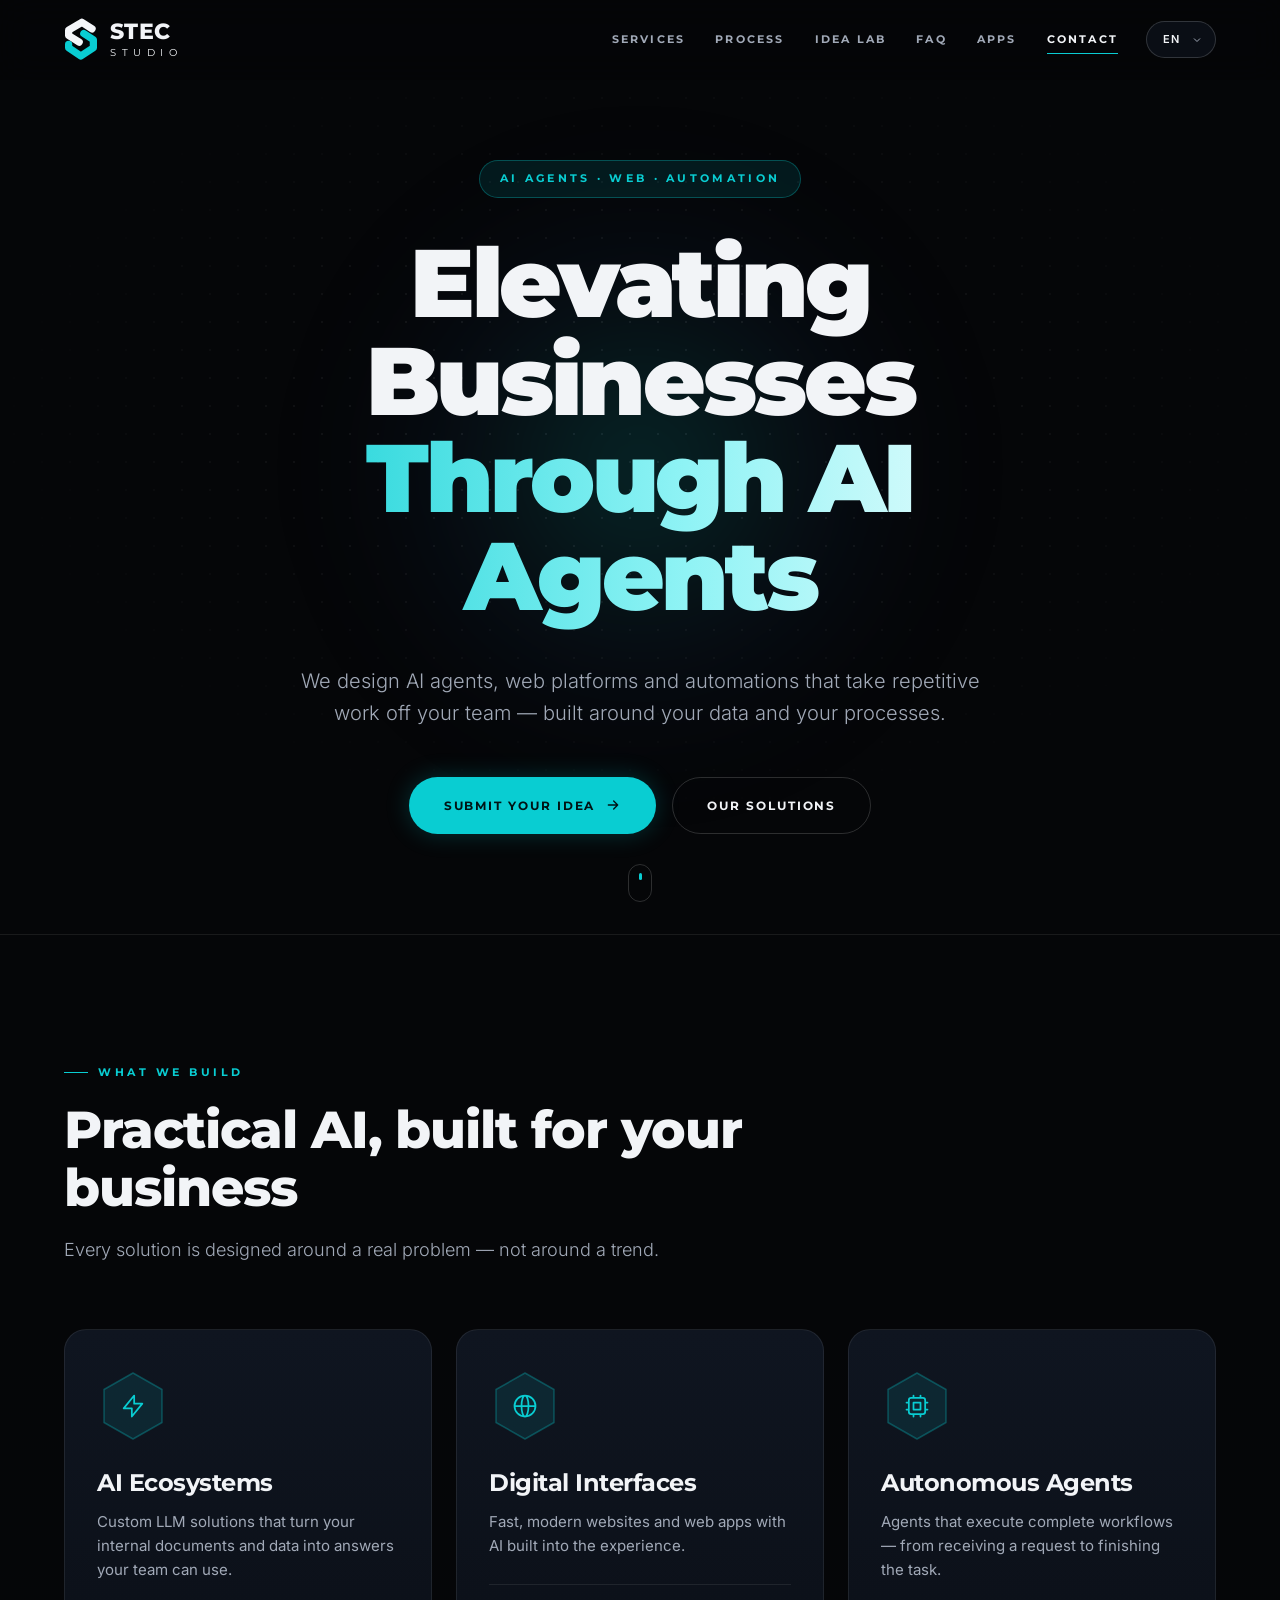
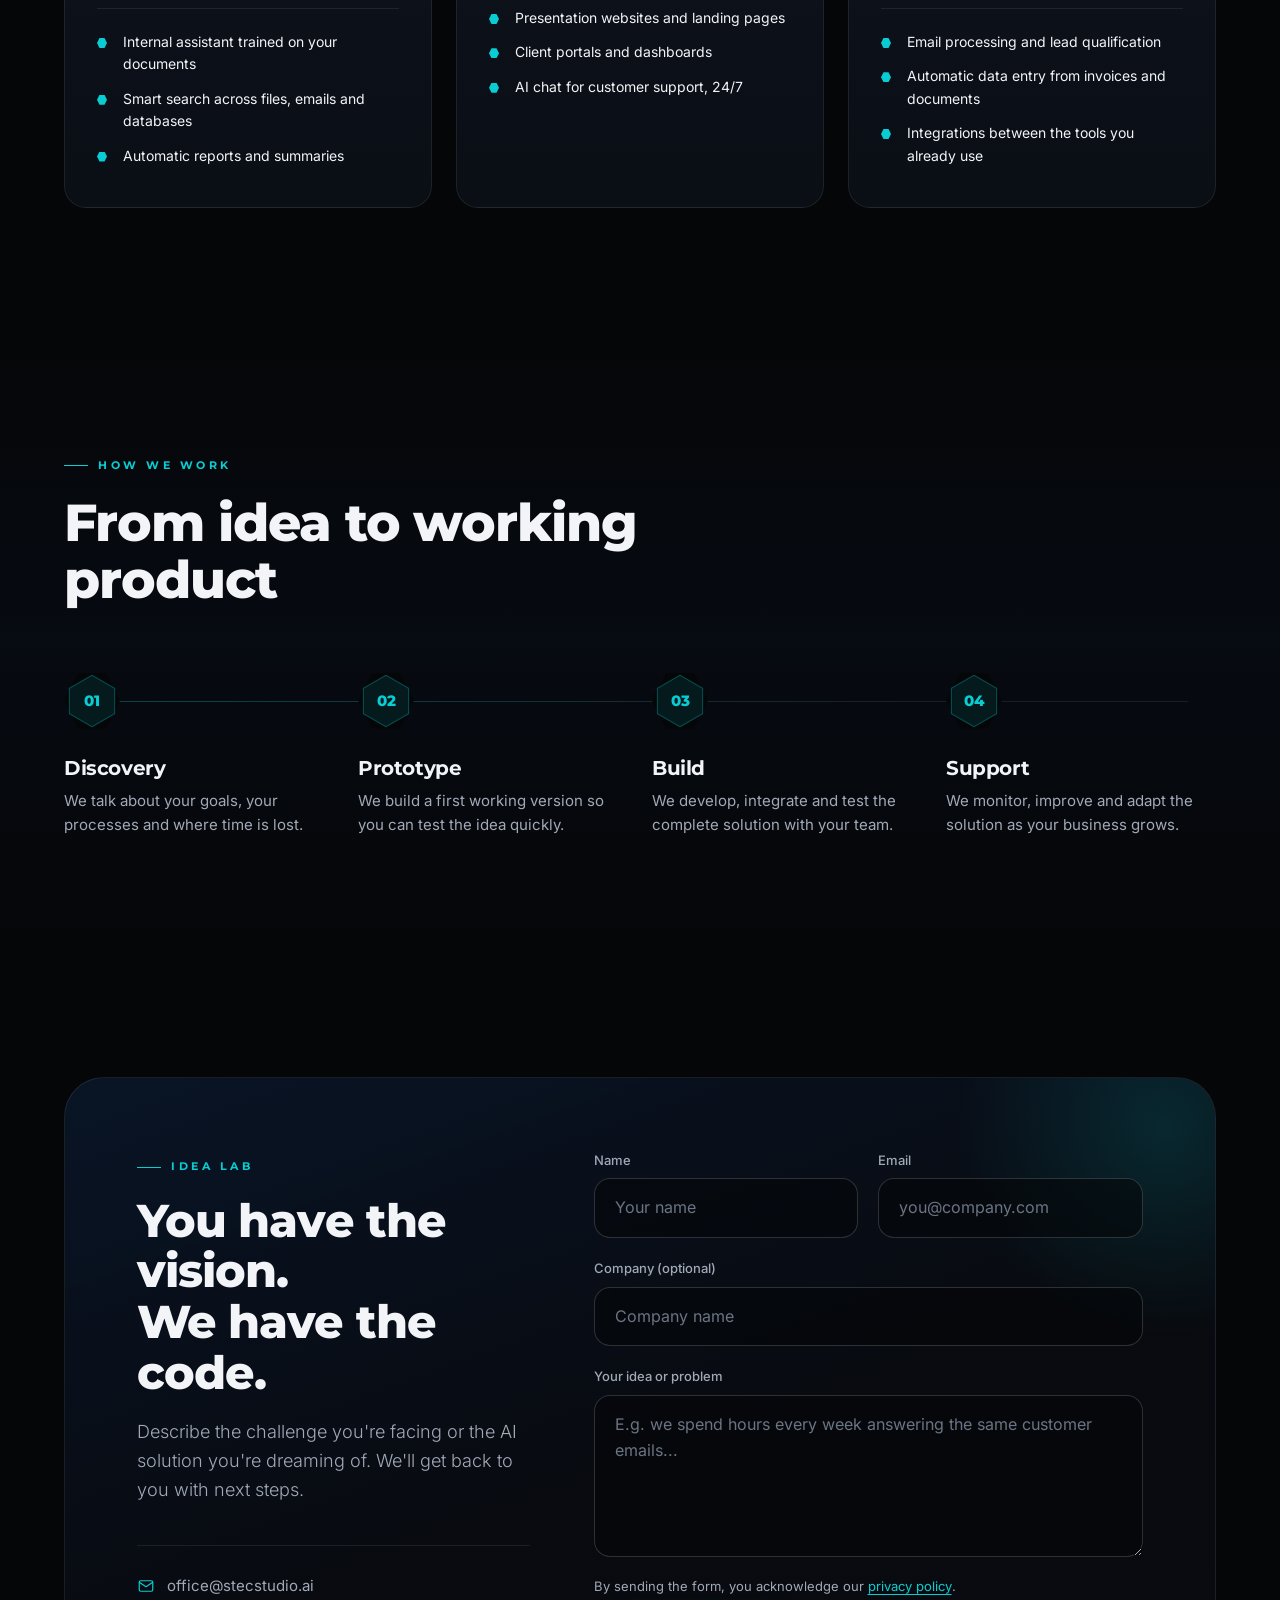
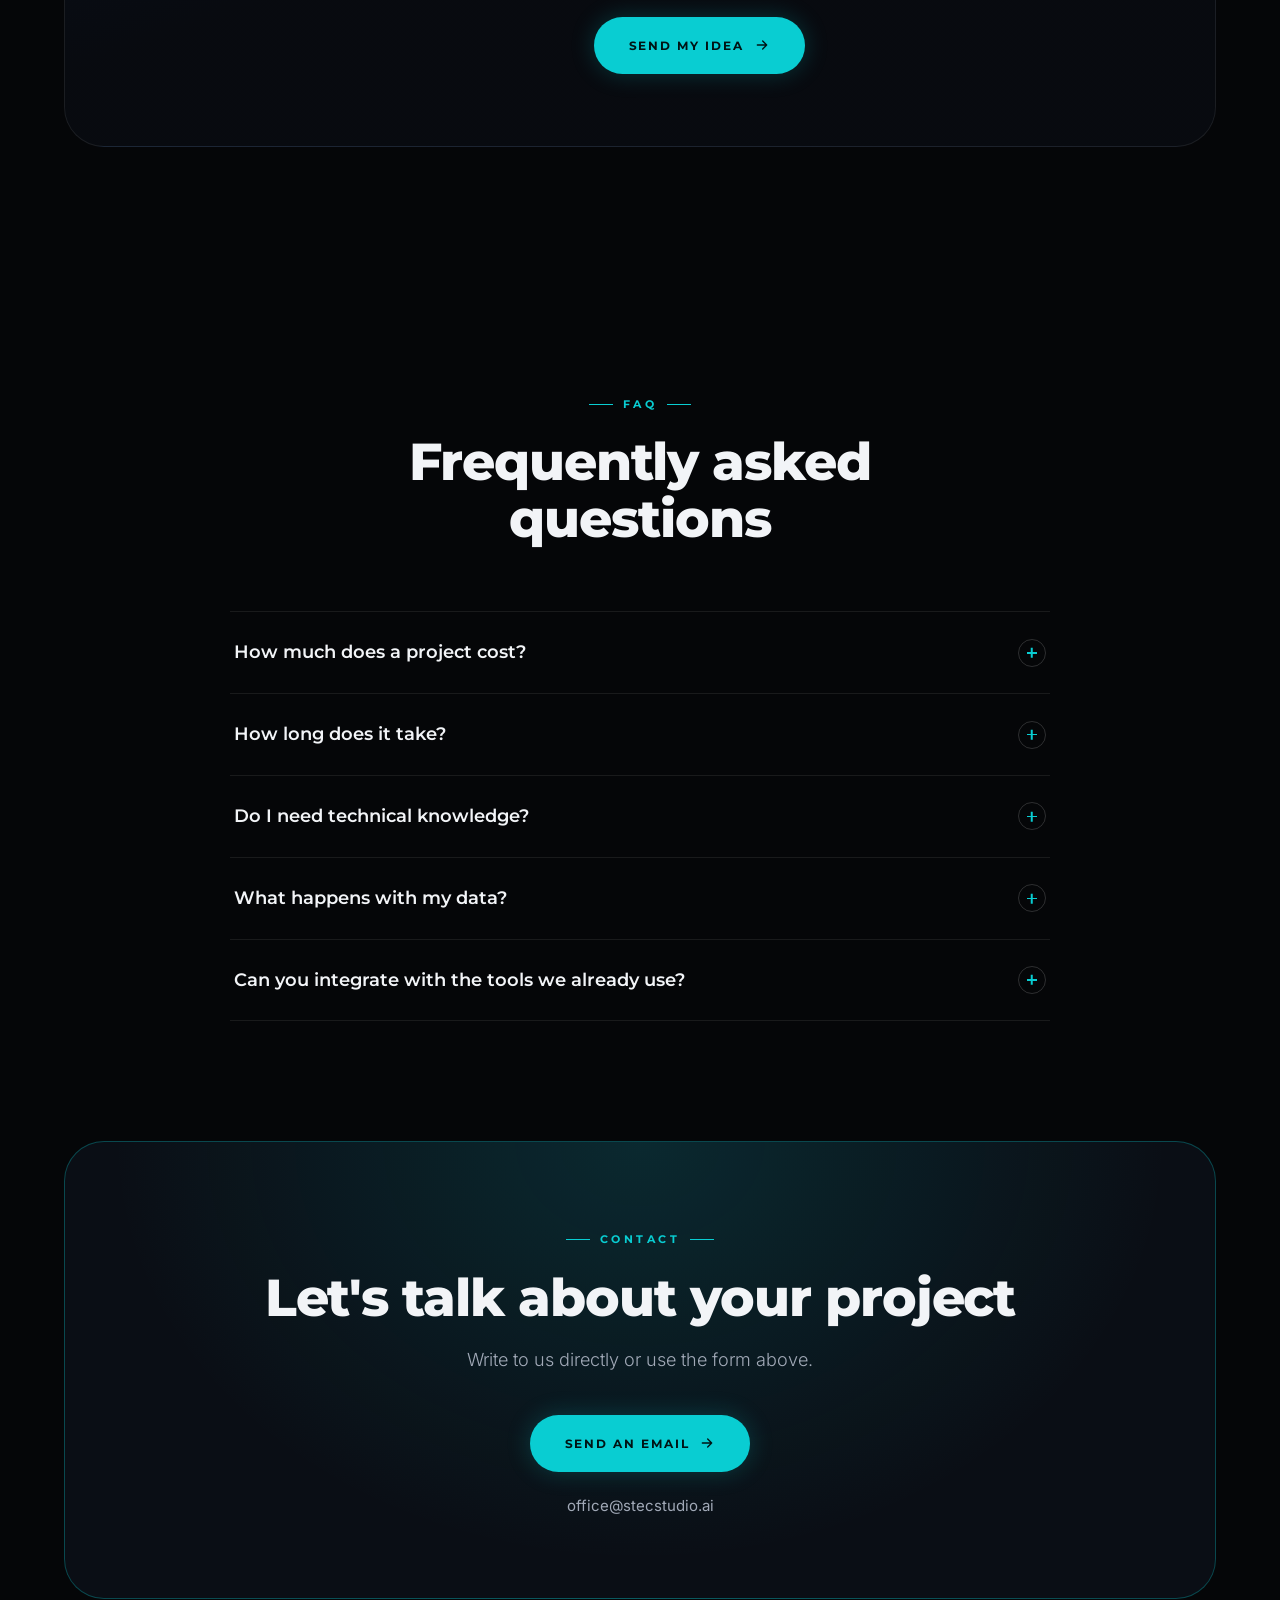
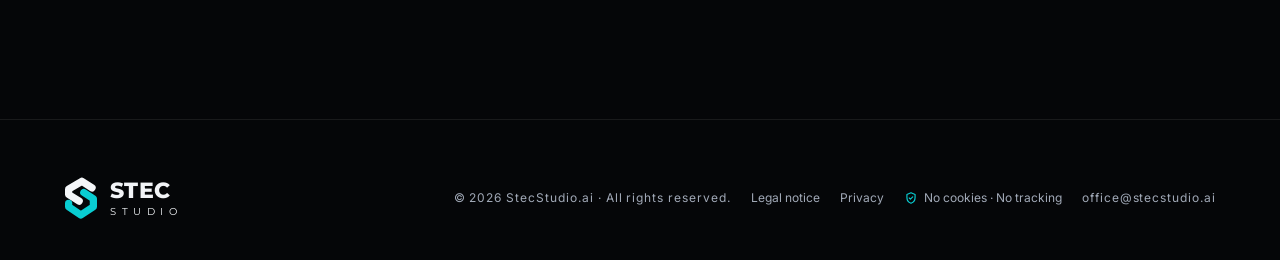
<file: index.html>
<!DOCTYPE html>
<html lang="en">
<head>
    <meta charset="UTF-8">
    <meta name="viewport" content="width=device-width, initial-scale=1.0">
    <title>StecStudio | AI Agents &amp; Digital Solutions</title>
    <meta name="description" content="StecStudio builds custom AI agents, web platforms and automations for businesses.">
    <meta name="theme-color" content="#050608">

    <!-- Social share preview (Facebook, LinkedIn, WhatsApp) -->
    <meta property="og:type" content="website">
    <meta property="og:title" content="StecStudio | AI Agents &amp; Digital Solutions">
    <meta property="og:description" content="Custom AI agents, web platforms and automations for businesses.">
    <meta property="og:url" content="https://stecstudio.ai/">
    <meta property="og:image" content="https://stecstudio.ai/og-image.jpg">
    <meta property="og:image:width" content="1200">
    <meta property="og:image:height" content="630">
    <meta name="twitter:card" content="summary_large_image">
    <link rel="canonical" href="https://stecstudio.ai/">
    <link rel="apple-touch-icon" href="apple-touch-icon.png">

    <link rel="icon" type="image/svg+xml" href="data:image/svg+xml,%3Csvg xmlns='http://www.w3.org/2000/svg' viewBox='0 0 103 134'%3E%3Cpolyline points='85,36 54,16 14,40 14,56 46,76' fill='none' stroke='%23f4f6f9' stroke-width='22' stroke-linecap='round' stroke-linejoin='round'/%3E%3Cpolyline points='60,50 89,69 89,93 51,118 14,93 14,83' fill='none' stroke='%2309cdd2' stroke-width='22' stroke-linecap='round' stroke-linejoin='round'/%3E%3C/svg%3E">

    <!-- Fonts are self-hosted: no visitor data is sent to Google -->
    <link rel="preload" href="fonts/montserrat-latin.woff2" as="font" type="font/woff2" crossorigin>
    <link rel="preload" href="fonts/inter-latin.woff2" as="font" type="font/woff2" crossorigin>
    <link rel="stylesheet" href="fonts/fonts.css">

    <style>
        /* ---------- Tokens ---------- */
        :root {
            --bg: #050608;
            --surface: #0a0e15;
            --surface-2: #0f1520;
            --line: rgba(255, 255, 255, .08);
            --line-strong: rgba(255, 255, 255, .16);
            --text: #f2f4f7;
            --muted: #a1a9b7;
            --cyan: #09cdd2;
            --cyan-soft: rgba(9, 205, 210, .1);
            --cyan-line: rgba(9, 205, 210, .3);
            --navy: #0f264b;
            --danger: #f87171;
            --radius: 22px;
            --font-display: 'Montserrat', system-ui, -apple-system, 'Segoe UI', sans-serif;
            --font-body: 'Inter', system-ui, -apple-system, 'Segoe UI', sans-serif;
            --nav-h: 80px;
            --ease: cubic-bezier(.2, .7, .2, 1);
        }

        /* ---------- Base ---------- */
        *, *::before, *::after { box-sizing: border-box; }
        html { scroll-behavior: smooth; scroll-padding-top: calc(var(--nav-h) + 16px); -webkit-text-size-adjust: 100%; }
        body {
            margin: 0;
            font-family: var(--font-body);
            font-size: 16px;
            line-height: 1.6;
            background: var(--bg);
            color: var(--text);
            -webkit-font-smoothing: antialiased;
            overflow-x: hidden;
        }
        img, svg { display: block; max-width: 100%; }
        a { color: inherit; text-decoration: none; }
        button, input, textarea, select { font: inherit; color: inherit; }
        h1, h2, h3 { font-family: var(--font-display); margin: 0; line-height: 1.1; letter-spacing: -.02em; }
        p { margin: 0; }
        ul { margin: 0; padding: 0; list-style: none; }
        .pre { white-space: pre-line; }
        .container { width: 100%; max-width: 1200px; margin: 0 auto; padding: 0 24px; }
        :focus-visible { outline: 2px solid var(--cyan); outline-offset: 4px; border-radius: 6px; }

        .skip-link {
            position: absolute; left: 16px; top: -100px; z-index: 100;
            background: var(--cyan); color: #000; padding: 10px 18px; border-radius: 999px; font-weight: 600;
        }
        .skip-link:focus { top: 16px; }

        /* ---------- Buttons ---------- */
        .btn {
            display: inline-flex; align-items: center; justify-content: center; gap: 10px;
            padding: 18px 34px; border-radius: 999px; border: 1px solid transparent;
            font-family: var(--font-display); font-weight: 700; font-size: 12px;
            letter-spacing: .16em; text-transform: uppercase; cursor: pointer;
            transition: transform .25s var(--ease), box-shadow .25s var(--ease), background .25s, color .25s, border-color .25s;
        }
        .btn svg { width: 16px; height: 16px; transition: transform .25s var(--ease); }
        .btn-primary { background: var(--cyan); color: #001314; box-shadow: 0 0 24px rgba(9, 205, 210, .22); }
        .btn-primary:hover:not(:disabled) { transform: translateY(-2px); box-shadow: 0 0 40px rgba(9, 205, 210, .42); }
        .btn-primary:hover:not(:disabled) svg { transform: translateX(3px); }
        .btn-primary:disabled { opacity: .55; cursor: not-allowed; }
        .btn-ghost { background: transparent; border-color: var(--line-strong); color: var(--text); }
        .btn-ghost:hover { background: var(--text); color: #000; }

        /* ---------- Brand lockup (matches the logo) ---------- */
        .brand { display: inline-flex; align-items: center; gap: 12px; }
        .brand svg { width: 34px; height: auto; flex: none; }
        .wordmark { display: flex; flex-direction: column; font-family: var(--font-display); line-height: 1; }
        .wordmark b { font-weight: 800; font-size: 22px; letter-spacing: .02em; }
        .wordmark span { font-weight: 400; font-size: 9.5px; letter-spacing: .58em; margin-top: 5px; color: var(--text); }

        /* Logo hover: pulsing turquoise glow around the lettering and mark */
        .brand .wordmark b, .brand .wordmark span { transition: text-shadow .4s ease; }
        .brand svg { transition: filter .4s ease; }
        .brand:hover .wordmark b, .brand:hover .wordmark span,
        .brand:focus-visible .wordmark b, .brand:focus-visible .wordmark span {
            text-shadow: 0 0 8px rgba(9, 205, 210, .7), 0 0 20px rgba(9, 205, 210, .35);
        }
        .brand:hover svg, .brand:focus-visible svg { filter: drop-shadow(0 0 6px rgba(9, 205, 210, .6)); }
        @media (prefers-reduced-motion: no-preference) {
            .brand:hover .wordmark b, .brand:hover .wordmark span,
            .brand:focus-visible .wordmark b, .brand:focus-visible .wordmark span { animation: brand-glow 1.8s ease-in-out infinite; }
            .brand:hover svg, .brand:focus-visible svg { animation: brand-glow-mark 1.8s ease-in-out infinite; }
        }
        @keyframes brand-glow {
            0%, 100% { text-shadow: 0 0 6px rgba(9, 205, 210, .45), 0 0 14px rgba(9, 205, 210, .2); }
            50% { text-shadow: 0 0 10px rgba(9, 205, 210, .95), 0 0 28px rgba(9, 205, 210, .55); }
        }
        @keyframes brand-glow-mark {
            0%, 100% { filter: drop-shadow(0 0 4px rgba(9, 205, 210, .4)); }
            50% { filter: drop-shadow(0 0 10px rgba(9, 205, 210, .85)); }
        }

        /* ---------- Navigation ---------- */
        .nav {
            position: fixed; inset: 0 0 auto 0; z-index: 50; height: var(--nav-h);
            background: rgba(5, 6, 8, .72);
            backdrop-filter: blur(16px); -webkit-backdrop-filter: blur(16px);
            border-bottom: 1px solid transparent;
            transition: border-color .3s, background .3s;
        }
        .nav.is-scrolled { border-bottom-color: var(--line); background: rgba(5, 6, 8, .9); }
        .nav .container { height: 100%; display: flex; align-items: center; justify-content: space-between; gap: 24px; }
        .nav-right { display: flex; align-items: center; gap: 28px; }
        .nav-links { display: flex; gap: 30px; }
        .nav-links a {
            position: relative; font-family: var(--font-display); font-size: 11px; font-weight: 700;
            letter-spacing: .2em; text-transform: uppercase; color: var(--muted); transition: color .2s;
        }
        .nav-links a::after {
            content: ""; position: absolute; left: 0; right: 0; bottom: -6px; height: 1px;
            background: var(--cyan); transform: scaleX(0); transition: transform .25s var(--ease);
        }
        .nav-links a:hover, .nav-links a.is-active { color: var(--text); }
        .nav-links a:hover::after, .nav-links a.is-active::after { transform: scaleX(1); }

        .lang-select {
            appearance: none; -webkit-appearance: none;
            background: var(--surface) url("data:image/svg+xml,%3Csvg xmlns='http://www.w3.org/2000/svg' viewBox='0 0 24 24' fill='none' stroke='%23a1a9b7' stroke-width='2'%3E%3Cpath d='M6 9l6 6 6-6'/%3E%3C/svg%3E") no-repeat right 12px center / 12px;
            border: 1px solid var(--line-strong); border-radius: 999px;
            padding: 9px 34px 9px 16px; font-size: 11px; font-weight: 600; letter-spacing: .12em;
            text-transform: uppercase; cursor: pointer; transition: border-color .2s;
        }
        .lang-select:hover { border-color: var(--cyan); }
        .lang-select option { background: var(--surface); color: var(--text); }

        .menu-toggle {
            display: none; width: 44px; height: 44px; border-radius: 12px;
            background: transparent; border: 1px solid var(--line-strong); cursor: pointer;
            align-items: center; justify-content: center;
        }
        .menu-toggle span, .menu-toggle span::before, .menu-toggle span::after {
            display: block; width: 18px; height: 2px; background: var(--text); border-radius: 2px;
            position: relative; transition: transform .25s var(--ease), background .2s;
        }
        .menu-toggle span::before, .menu-toggle span::after { content: ""; position: absolute; left: 0; }
        .menu-toggle span::before { top: -6px; }
        .menu-toggle span::after { top: 6px; }
        .menu-toggle[aria-expanded="true"] span { background: transparent; }
        .menu-toggle[aria-expanded="true"] span::before { transform: translateY(6px) rotate(45deg); }
        .menu-toggle[aria-expanded="true"] span::after { transform: translateY(-6px) rotate(-45deg); }

        @media (max-width: 1100px) { .nav-links { gap: 20px; } }
        @media (max-width: 900px) {
            :root { --nav-h: 70px; }
            .menu-toggle { display: inline-flex; }
            .nav-right { gap: 12px; }
            .nav-links {
                position: absolute; top: var(--nav-h); left: 0; right: 0;
                flex-direction: column; gap: 0; padding: 8px 24px 24px;
                background: rgba(5, 6, 8, .97); border-bottom: 1px solid var(--line);
                visibility: hidden; opacity: 0; transform: translateY(-8px);
                transition: opacity .25s, transform .25s var(--ease), visibility .25s;
            }
            .nav-links.is-open { visibility: visible; opacity: 1; transform: none; }
            .nav-links a { padding: 16px 0; font-size: 13px; border-bottom: 1px solid var(--line); }
            .nav-links a::after { display: none; }
        }

        /* ---------- Sections ---------- */
        section { position: relative; }
        .section { padding: 120px 0; }
        .section-head { max-width: 720px; margin-bottom: 64px; }
        .section-head.center { margin-left: auto; margin-right: auto; text-align: center; }
        .eyebrow {
            display: inline-flex; align-items: center; gap: 10px; margin-bottom: 20px;
            font-family: var(--font-display); font-size: 11px; font-weight: 700;
            letter-spacing: .32em; text-transform: uppercase; color: var(--cyan);
        }
        .eyebrow::before { content: ""; width: 24px; height: 1px; background: var(--cyan); }
        .section-head.center .eyebrow::after { content: ""; width: 24px; height: 1px; background: var(--cyan); }
        .h2 { font-size: clamp(32px, 5vw, 52px); font-weight: 800; }
        .lead { color: var(--muted); font-size: 18px; font-weight: 300; margin-top: 20px; }

        /* ---------- Hero ---------- */
        .hero {
            min-height: 100vh; min-height: 100svh;
            display: flex; align-items: center;
            padding: calc(var(--nav-h) + 80px) 0 100px; text-align: center; overflow: hidden;
        }
        .hero::before {
            content: ""; position: absolute; inset: 0; pointer-events: none;
            background-image: radial-gradient(rgba(255, 255, 255, .07) 1px, transparent 1px);
            background-size: 28px 28px;
            -webkit-mask-image: radial-gradient(ellipse 70% 60% at 50% 45%, #000 20%, transparent 75%);
                    mask-image: radial-gradient(ellipse 70% 60% at 50% 45%, #000 20%, transparent 75%);
        }
        .hero-glow {
            position: absolute; top: 50%; left: 50%; width: 640px; height: 640px; max-width: 120vw;
            transform: translate(-50%, -50%); border-radius: 50%; pointer-events: none;
            background: radial-gradient(circle, rgba(9, 205, 210, .16), rgba(15, 38, 75, .12) 45%, transparent 70%);
            filter: blur(40px);
        }
        .hero .container { position: relative; z-index: 1; max-width: 960px; }
        .badge {
            display: inline-block; padding: 9px 20px; margin-bottom: 36px;
            border: 1px solid var(--cyan-line); border-radius: 999px; background: var(--cyan-soft);
            color: var(--cyan); font-family: var(--font-display); font-size: 11px; font-weight: 700;
            letter-spacing: .3em; text-transform: uppercase;
        }
        .hero h1 { font-size: clamp(44px, 8.5vw, 96px); font-weight: 900; letter-spacing: -.035em; line-height: 1.02; margin-bottom: 32px; }
        .hero h1 span { display: block; }
        .text-gradient {
            background: linear-gradient(90deg, var(--cyan), #8ff3f5 55%, #ffffff);
            -webkit-background-clip: text; background-clip: text;
            -webkit-text-fill-color: transparent; color: transparent;
            padding-bottom: .08em;
        }
        .hero p { color: var(--muted); font-size: clamp(17px, 2vw, 20px); font-weight: 300; max-width: 680px; margin: 0 auto 48px; }
        .hero-actions { display: flex; flex-wrap: wrap; justify-content: center; gap: 16px; }
        .scroll-cue {
            position: absolute; bottom: 32px; left: 50%; transform: translateX(-50%);
            width: 24px; height: 38px; border: 1.5px solid var(--line-strong); border-radius: 14px; z-index: 1;
        }
        .scroll-cue::after {
            content: ""; position: absolute; left: 50%; top: 8px; width: 3px; height: 7px;
            margin-left: -1.5px; border-radius: 2px; background: var(--cyan);
        }

        /* ---------- Services ---------- */
        .services { border-top: 1px solid var(--line); }
        .cards { display: grid; grid-template-columns: repeat(3, 1fr); gap: 24px; }
        .card {
            position: relative; padding: 40px 32px; border-radius: var(--radius);
            background: linear-gradient(180deg, var(--surface-2), var(--surface));
            border: 1px solid var(--line);
            transition: transform .35s var(--ease), border-color .35s, box-shadow .35s;
        }
        .card::before {
            content: ""; position: absolute; inset: 0 0 auto; height: 1px; border-radius: var(--radius) var(--radius) 0 0;
            background: linear-gradient(90deg, transparent, var(--cyan), transparent); opacity: 0; transition: opacity .35s;
        }
        .hex { width: 72px; height: 72px; margin-bottom: 28px; color: var(--cyan); }
        .card h3 { font-size: 24px; font-weight: 700; margin-bottom: 14px; }
        .card > p { color: var(--muted); font-size: 15px; margin-bottom: 26px; }
        .card ul { border-top: 1px solid var(--line); padding-top: 22px; display: grid; gap: 12px; }
        .card li { position: relative; padding-left: 26px; font-size: 14px; color: var(--text); }
        .card li::before {
            content: ""; position: absolute; left: 0; top: .5em; width: 10px; height: 10px;
            clip-path: polygon(25% 0, 75% 0, 100% 50%, 75% 100%, 25% 100%, 0 50%); background: var(--cyan);
        }
        @media (hover: hover) and (pointer: fine) {
            .card:hover { transform: translateY(-6px); border-color: var(--cyan-line); box-shadow: 0 24px 60px -30px rgba(9, 205, 210, .35); }
            .card:hover::before { opacity: 1; }
            .card:hover .hex { --hex-fill: rgba(9, 205, 210, .18); --hex-stroke: var(--cyan); }
        }

        /* ---------- Process ---------- */
        .process { background: linear-gradient(180deg, transparent, rgba(15, 38, 75, .14), transparent); }
        .steps { display: grid; grid-template-columns: repeat(4, 1fr); gap: 24px; counter-reset: step; position: relative; }
        .steps::before {
            content: ""; position: absolute; top: 28px; left: 28px; right: 28px; height: 1px;
            background: linear-gradient(90deg, var(--cyan-line), var(--line) 80%);
        }
        .step { position: relative; }
        .step-num {
            position: relative; display: grid; place-items: center; width: 56px; height: 56px; margin-bottom: 28px;
            font-family: var(--font-display); font-weight: 800; font-size: 15px; color: var(--cyan); isolation: isolate;
        }
        .step-num span { position: relative; }
        .step-num::before {
            content: ""; position: absolute; inset: 0; z-index: -1; background: var(--bg);
            clip-path: polygon(25% 0, 75% 0, 100% 50%, 75% 100%, 25% 100%, 0 50%);
        }
        .step-num svg { position: absolute; inset: 0; width: 100%; height: 100%; }
        .step h3 { font-size: 20px; font-weight: 700; margin-bottom: 10px; }
        .step p { color: var(--muted); font-size: 15px; }

        /* ---------- Idea Lab ---------- */
        .lab-box {
            position: relative; overflow: hidden;
            display: grid; grid-template-columns: 5fr 7fr; gap: 64px;
            padding: 72px; border-radius: 40px; border: 1px solid var(--line);
            background: linear-gradient(160deg, rgba(15, 38, 75, .45), rgba(10, 14, 21, .6) 55%);
        }
        .lab-box::after {
            content: ""; position: absolute; right: -160px; top: -160px; width: 420px; height: 420px;
            border-radius: 50%; background: radial-gradient(circle, rgba(9, 205, 210, .14), transparent 70%); pointer-events: none;
        }
        .lab-intro { position: relative; z-index: 1; }
        .lab-intro .h2 { font-size: clamp(32px, 4.2vw, 46px); }
        .lab-contact { margin-top: 40px; padding-top: 28px; border-top: 1px solid var(--line); display: grid; gap: 14px; }
        .lab-contact a { display: inline-flex; align-items: center; gap: 12px; color: var(--muted); font-size: 15px; transition: color .2s; }
        .lab-contact a:hover { color: var(--cyan); }
        .lab-contact svg { width: 18px; height: 18px; color: var(--cyan); }

        .form-wrap { position: relative; z-index: 1; }
        .form { display: grid; grid-template-columns: 1fr 1fr; gap: 20px; }
        .field { display: flex; flex-direction: column; gap: 8px; }
        .field.full { grid-column: 1 / -1; }
        .field label { font-size: 13px; font-weight: 500; color: var(--muted); }
        .input {
            width: 100%; padding: 16px 20px; border-radius: 16px;
            background: rgba(5, 6, 8, .55); border: 1px solid var(--line-strong);
            transition: border-color .2s, background .2s, box-shadow .2s;
        }
        .input::placeholder { color: #6b7483; }
        .input:hover { border-color: rgba(255, 255, 255, .26); }
        .input:focus { outline: none; border-color: var(--cyan); background: rgba(15, 38, 75, .35); box-shadow: 0 0 0 4px rgba(9, 205, 210, .12); }
        textarea.input { resize: vertical; min-height: 140px; }
        .field-error { font-size: 12px; color: var(--danger); }
        .hp { position: absolute; left: -9999px; width: 1px; height: 1px; overflow: hidden; }

        .form-note { grid-column: 1 / -1; font-size: 13px; color: var(--muted); line-height: 1.5; }
        .link-btn { background: none; border: 0; padding: 0; color: var(--cyan); text-decoration: underline; text-underline-offset: 3px; cursor: pointer; font-size: inherit; }
        .form-actions { grid-column: 1 / -1; }

        [data-fs-success], [data-fs-error] { display: none; }
        .form-alert { padding: 20px 24px; border-radius: 16px; margin-bottom: 24px; font-weight: 600; }
        .form-alert.success { background: var(--cyan-soft); border: 1px solid var(--cyan); color: var(--cyan); }
        .form-alert.error { background: rgba(248, 113, 113, .1); border: 1px solid var(--danger); color: var(--danger); }

        /* ---------- FAQ ---------- */
        .faq-list { max-width: 820px; margin: 0 auto; border-top: 1px solid var(--line); }
        .faq-list details { border-bottom: 1px solid var(--line); }
        .faq-list summary {
            list-style: none; cursor: pointer; display: flex; justify-content: space-between; align-items: center; gap: 24px;
            padding: 26px 4px; font-family: var(--font-display); font-weight: 600; font-size: 18px; transition: color .2s;
        }
        .faq-list summary::-webkit-details-marker { display: none; }
        .faq-list summary:hover { color: var(--cyan); }
        .faq-icon { flex: none; position: relative; width: 28px; height: 28px; border: 1px solid var(--line-strong); border-radius: 50%; }
        .faq-icon::before, .faq-icon::after {
            content: ""; position: absolute; top: 50%; left: 50%; width: 10px; height: 1.5px; margin: -.75px 0 0 -5px;
            background: var(--cyan); transition: transform .25s var(--ease);
        }
        .faq-icon::after { transform: rotate(90deg); }
        details[open] .faq-icon::after { transform: rotate(0); }
        .faq-list details p { padding: 0 52px 26px 4px; color: var(--muted); }

        /* ---------- Contact ---------- */
        .contact-card {
            text-align: center; padding: 80px 32px; border-radius: 40px; border: 1px solid var(--cyan-line);
            background: radial-gradient(ellipse at 50% 0%, rgba(9, 205, 210, .14), transparent 65%), var(--surface);
        }
        .contact-card .eyebrow::after { content: ""; width: 24px; height: 1px; background: var(--cyan); }
        .contact-card .lead { max-width: 520px; margin: 20px auto 40px; }
        .contact-email { display: block; margin-top: 22px; color: var(--muted); font-size: 15px; }
        .contact-email:hover { color: var(--cyan); }

        /* ---------- Footer ---------- */
        .footer { padding: 56px 0 40px; border-top: 1px solid var(--line); }
        .footer .container { display: flex; flex-wrap: wrap; align-items: center; justify-content: space-between; gap: 24px; }
        .footer-meta { display: flex; flex-wrap: wrap; align-items: center; gap: 20px; font-size: 12px; color: var(--muted); letter-spacing: .08em; }
        .footer-meta a, .footer-meta .link-btn { color: var(--muted); text-decoration: none; }
        .footer-meta a:hover, .footer-meta .link-btn:hover { color: var(--cyan); }
        .footer-meta .no-track { display: inline-flex; align-items: center; gap: 6px; }
        .no-track svg { width: 14px; height: 14px; color: var(--cyan); flex: none; }

        /* ---------- Privacy dialog ---------- */
        dialog {
            width: min(640px, calc(100vw - 32px)); max-height: 85vh; padding: 0;
            border: 1px solid var(--line-strong); border-radius: 24px; background: var(--surface-2); color: var(--text);
        }
        dialog::backdrop { background: rgba(0, 0, 0, .7); backdrop-filter: blur(4px); }
        .dialog-inner { padding: 40px; }
        .dialog-inner h2 { font-size: 26px; font-weight: 800; margin-bottom: 20px; }
        .legal-body { margin-bottom: 32px; }
        .legal-body h3 { font-size: 15px; font-weight: 700; color: var(--text); margin: 24px 0 6px; letter-spacing: 0; }
        .legal-body h3:first-child { margin-top: 0; }
        .legal-body p { color: var(--muted); font-size: 15px; white-space: pre-line; }
        .legal-body .legal-date { margin-top: 24px; font-size: 13px; }

        /* ---------- Responsive ---------- */
        @media (max-width: 1024px) {
            .lab-box { grid-template-columns: 1fr; gap: 48px; padding: 56px 40px; }
        }
        @media (max-width: 900px) {
            .cards { grid-template-columns: 1fr; max-width: 560px; margin: 0 auto; }
            .steps { grid-template-columns: 1fr 1fr; gap: 40px 24px; }
            .steps::before { display: none; }
        }
        @media (max-width: 600px) {
            .container { padding: 0 16px; }
            .section { padding: 88px 0; }
            .section-head { margin-bottom: 44px; }
            .brand svg { width: 28px; }
            .wordmark b { font-size: 19px; }
            .wordmark span { font-size: 8px; }
            .lang-select { padding: 8px 28px 8px 12px; background-position: right 9px center; }
            .hero-actions .btn { width: 100%; }
            .scroll-cue { display: none; }
            .card { padding: 32px 24px; }
            .steps { grid-template-columns: 1fr; }
            .lab-box { padding: 36px 20px; border-radius: 28px; }
            .form { grid-template-columns: 1fr; }
            .form-actions .btn { width: 100%; }
            .faq-list summary { font-size: 16px; }
            .faq-list details p { padding-right: 4px; }
            .contact-card { padding: 56px 20px; border-radius: 28px; }
            .contact-card .btn { width: 100%; }
            .footer .container { flex-direction: column; text-align: center; }
            .footer-meta { justify-content: center; }
            .dialog-inner { padding: 28px 22px; }
        }

        /* ---------- Motion (only when welcome) ---------- */
        @media (prefers-reduced-motion: no-preference) {
            .hero-enter { animation: enter .8s var(--ease) both; }
            .d1 { animation-delay: .1s; } .d2 { animation-delay: .22s; } .d3 { animation-delay: .34s; }
            .hero-glow { animation: glow 14s ease-in-out infinite; }
            .scroll-cue::after { animation: cue 1.8s ease-in-out infinite; }
            .js .reveal { opacity: 0; transform: translateY(24px); transition: opacity .7s var(--ease), transform .7s var(--ease); transition-delay: var(--delay, 0ms); }
            .js .reveal.is-visible { opacity: 1; transform: none; }
        }
        @keyframes enter { from { opacity: 0; transform: translateY(22px); } to { opacity: 1; transform: none; } }
        @keyframes glow {
            0%, 100% { transform: translate(-50%, -50%) scale(1); opacity: .8; }
            50% { transform: translate(-46%, -54%) scale(1.1); opacity: 1; }
        }
        @keyframes cue { 0% { opacity: 0; transform: translateY(0); } 40% { opacity: 1; } 100% { opacity: 0; transform: translateY(12px); } }
        @media (prefers-reduced-motion: reduce) {
            html { scroll-behavior: auto; }
            *, *::before, *::after { animation: none !important; transition: none !important; }
        }
    </style>
    <script>document.documentElement.classList.add('js');</script>
</head>
<body>
    <!-- Brand mark, drawn as SVG so it stays sharp and has no black box behind it -->
    <svg width="0" height="0" style="position:absolute" aria-hidden="true">
        <symbol id="stec-mark" viewBox="0 0 103 134">
            <polyline points="85,36 54,16 14,40 14,56 46,76" fill="none" stroke="#f4f6f9" stroke-width="22" stroke-linecap="round" stroke-linejoin="round"/>
            <polyline points="60,50 89,69 89,93 51,118 14,93 14,83" fill="none" stroke="#09cdd2" stroke-width="22" stroke-linecap="round" stroke-linejoin="round"/>
        </symbol>
        <symbol id="hex-shape" viewBox="0 0 72 72">
            <path d="M36 3 L65 19.5 V52.5 L36 69 L7 52.5 V19.5 Z" stroke-linejoin="round" style="fill: var(--hex-fill, rgba(9,205,210,.1)); stroke: var(--hex-stroke, rgba(9,205,210,.3)); stroke-width: 1.5; transition: fill .35s, stroke .35s"/>
        </symbol>
    </svg>

    <a href="#main" class="skip-link" data-i18n="skip">Skip to content</a>

    <!-- Navigation -->
    <header class="nav" id="nav">
        <div class="container">
            <a href="#top" class="brand" aria-label="StecStudio">
                <svg viewBox="0 0 103 134" aria-hidden="true"><use href="#stec-mark"/></svg>
                <span class="wordmark" aria-hidden="true"><b>STEC</b><span>STUDIO</span></span>
            </a>
            <div class="nav-right">
                <nav class="nav-links" id="site-menu" aria-label="Main">
                    <a href="#services" data-i18n="nav-services">Services</a>
                    <a href="#process" data-i18n="nav-process">Process</a>
                    <a href="#idea-lab" data-i18n="nav-idealab">Idea Lab</a>
                    <a href="#faq" data-i18n="nav-faq">FAQ</a>
                    <a href="/apps/" data-i18n="nav-apps">Apps</a>
                    <a href="#contact" data-i18n="nav-contact">Contact</a>
                </nav>
                <select id="lang-select" class="lang-select" aria-label="Language" data-i18n-aria="lang">
                    <option value="en">EN</option>
                    <option value="fr">FR</option>
                    <option value="de">DE</option>
                    <option value="it">IT</option>
                    <option value="ro">RO</option>
                </select>
                <button class="menu-toggle" type="button" aria-controls="site-menu" aria-expanded="false" aria-label="Open menu" data-i18n-aria="menu"><span></span></button>
            </div>
        </div>
    </header>

    <main id="main">
        <!-- Hero -->
        <section class="hero" id="top">
            <div class="hero-glow" aria-hidden="true"></div>
            <div class="container">
                <div class="badge hero-enter" data-i18n="hero-badge">AI Agents · Web · Automation</div>
                <h1 class="hero-enter d1">
                    <span data-i18n="hero-title">Elevating Businesses</span>
                    <span class="text-gradient" data-i18n="hero-subtitle">Through AI Agents</span>
                </h1>
                <p class="hero-enter d2" data-i18n="hero-description">We design AI agents, web platforms and automations that take repetitive work off your team — built around your data and your processes.</p>
                <div class="hero-actions hero-enter d3">
                    <a href="#idea-lab" class="btn btn-primary">
                        <span data-i18n="btn-start">Submit your idea</span>
                        <svg viewBox="0 0 24 24" fill="none" stroke="currentColor" stroke-width="2" aria-hidden="true"><path d="M5 12h14M13 6l6 6-6 6" stroke-linecap="round" stroke-linejoin="round"/></svg>
                    </a>
                    <a href="#services" class="btn btn-ghost" data-i18n="btn-view">Our solutions</a>
                </div>
            </div>
            <a href="#services" class="scroll-cue" aria-hidden="true" tabindex="-1"></a>
        </section>

        <!-- Services -->
        <section class="section services" id="services">
            <div class="container">
                <div class="section-head reveal">
                    <div class="eyebrow" data-i18n="services-eyebrow">What we build</div>
                    <h2 class="h2" data-i18n="services-h">Practical AI, built for your business</h2>
                    <p class="lead" data-i18n="services-p">Every solution is designed around a real problem — not around a trend.</p>
                </div>
                <div class="cards">
                    <article class="card reveal">
                        <svg class="hex" viewBox="0 0 72 72" aria-hidden="true">
                            <use href="#hex-shape"/>
                            <svg x="22" y="22" width="28" height="28" viewBox="0 0 24 24" fill="none" stroke="currentColor" stroke-width="1.5" stroke-linecap="round" stroke-linejoin="round"><path d="M13 10V3L4 14h7v7l9-11h-7z"/></svg>
                        </svg>
                        <h3 data-i18n="s1-h">AI Ecosystems</h3>
                        <p data-i18n="s1-p">Custom LLM solutions that turn your internal documents and data into answers your team can use.</p>
                        <ul>
                            <li data-i18n="s1-l1">Internal assistant trained on your documents</li>
                            <li data-i18n="s1-l2">Smart search across files, emails and databases</li>
                            <li data-i18n="s1-l3">Automatic reports and summaries</li>
                        </ul>
                    </article>
                    <article class="card reveal">
                        <svg class="hex" viewBox="0 0 72 72" aria-hidden="true">
                            <use href="#hex-shape"/>
                            <svg x="22" y="22" width="28" height="28" viewBox="0 0 24 24" fill="none" stroke="currentColor" stroke-width="1.5" stroke-linecap="round" stroke-linejoin="round"><path d="M21 12a9 9 0 01-9 9m9-9a9 9 0 00-9-9m9 9H3m9 9a9 9 0 01-9-9m9 9c1.657 0 3-4.03 3-9s-1.343-9-3-9m0 18c-1.657 0-3-4.03-3-9s1.343-9 3-9m-9 9a9 9 0 019-9"/></svg>
                        </svg>
                        <h3 data-i18n="s2-h">Digital Interfaces</h3>
                        <p data-i18n="s2-p">Fast, modern websites and web apps with AI built into the experience.</p>
                        <ul>
                            <li data-i18n="s2-l1">Presentation websites and landing pages</li>
                            <li data-i18n="s2-l2">Client portals and dashboards</li>
                            <li data-i18n="s2-l3">AI chat for customer support, 24/7</li>
                        </ul>
                    </article>
                    <article class="card reveal">
                        <svg class="hex" viewBox="0 0 72 72" aria-hidden="true">
                            <use href="#hex-shape"/>
                            <svg x="22" y="22" width="28" height="28" viewBox="0 0 24 24" fill="none" stroke="currentColor" stroke-width="1.5" stroke-linecap="round" stroke-linejoin="round"><path d="M9 3v2m6-2v2M9 19v2m6-2v2M5 9H3m2 6H3m18-6h-2m2 6h-2M7 19h10a2 2 0 002-2V7a2 2 0 00-2-2H7a2 2 0 00-2 2v10a2 2 0 002 2zM9 9h6v6H9V9z"/></svg>
                        </svg>
                        <h3 data-i18n="s3-h">Autonomous Agents</h3>
                        <p data-i18n="s3-p">Agents that execute complete workflows — from receiving a request to finishing the task.</p>
                        <ul>
                            <li data-i18n="s3-l1">Email processing and lead qualification</li>
                            <li data-i18n="s3-l2">Automatic data entry from invoices and documents</li>
                            <li data-i18n="s3-l3">Integrations between the tools you already use</li>
                        </ul>
                    </article>
                </div>
            </div>
        </section>

        <!-- Process -->
        <section class="section process" id="process">
            <div class="container">
                <div class="section-head reveal">
                    <div class="eyebrow" data-i18n="process-eyebrow">How we work</div>
                    <h2 class="h2" data-i18n="process-h">From idea to working product</h2>
                </div>
                <ol class="steps" style="list-style:none;margin:0;padding:0">
                    <li class="step reveal">
                        <div class="step-num"><svg viewBox="0 0 72 72" aria-hidden="true"><use href="#hex-shape"/></svg><span>01</span></div>
                        <h3 data-i18n="p1-h">Discovery</h3>
                        <p data-i18n="p1-p">We talk about your goals, your processes and where time is lost.</p>
                    </li>
                    <li class="step reveal">
                        <div class="step-num"><svg viewBox="0 0 72 72" aria-hidden="true"><use href="#hex-shape"/></svg><span>02</span></div>
                        <h3 data-i18n="p2-h">Prototype</h3>
                        <p data-i18n="p2-p">We build a first working version so you can test the idea quickly.</p>
                    </li>
                    <li class="step reveal">
                        <div class="step-num"><svg viewBox="0 0 72 72" aria-hidden="true"><use href="#hex-shape"/></svg><span>03</span></div>
                        <h3 data-i18n="p3-h">Build</h3>
                        <p data-i18n="p3-p">We develop, integrate and test the complete solution with your team.</p>
                    </li>
                    <li class="step reveal">
                        <div class="step-num"><svg viewBox="0 0 72 72" aria-hidden="true"><use href="#hex-shape"/></svg><span>04</span></div>
                        <h3 data-i18n="p4-h">Support</h3>
                        <p data-i18n="p4-p">We monitor, improve and adapt the solution as your business grows.</p>
                    </li>
                </ol>
            </div>
        </section>

        <!-- Idea Lab -->
        <section class="section" id="idea-lab">
            <div class="container">
                <div class="lab-box reveal">
                    <div class="lab-intro">
                        <div class="eyebrow" data-i18n="idealab-eyebrow">Idea Lab</div>
                        <h2 class="h2 pre" data-i18n="idealab-h">You have the vision.
We have the code.</h2>
                        <p class="lead" data-i18n="idealab-p">Describe the challenge you're facing or the AI solution you're dreaming of. We'll get back to you with next steps.</p>
                        <div class="lab-contact">
                            <a href="mailto:office@stecstudio.ai">
                                <svg viewBox="0 0 24 24" fill="none" stroke="currentColor" stroke-width="1.6" aria-hidden="true"><rect x="3" y="5" width="18" height="14" rx="2"/><path d="M3 7l9 6 9-6" stroke-linejoin="round"/></svg>
                                office@stecstudio.ai
                            </a>
                        </div>
                    </div>

                    <div class="form-wrap">
                        <div class="form-alert success" data-fs-success role="status" data-i18n="success-msg">Thanks! Your idea has been submitted. We'll contact you shortly.</div>
                        <div class="form-alert error" data-fs-error role="alert" data-i18n="error-msg">Oops! There was a problem submitting your form. Please try again or write to us by email.</div>

                        <form id="idea-lab-form" class="form">
                            <input type="hidden" name="_subject" value="New Idea Lab submission – StecStudio">
                            <div class="hp" aria-hidden="true">
                                <label for="f-gotcha">Leave empty</label>
                                <input type="text" id="f-gotcha" name="_gotcha" tabindex="-1" autocomplete="off">
                            </div>

                            <div class="field">
                                <label for="f-name" data-i18n="label-name">Name</label>
                                <input class="input" type="text" id="f-name" name="name" required autocomplete="name" placeholder="Your name" data-i18n-ph="ph-name" data-fs-field>
                                <span class="field-error" data-fs-error="name"></span>
                            </div>
                            <div class="field">
                                <label for="f-email" data-i18n="label-email">Email</label>
                                <input class="input" type="email" id="f-email" name="email" required autocomplete="email" placeholder="you@company.com" data-i18n-ph="ph-email" data-fs-field>
                                <span class="field-error" data-fs-error="email"></span>
                            </div>
                            <div class="field full">
                                <label for="f-company" data-i18n="label-company">Company (optional)</label>
                                <input class="input" type="text" id="f-company" name="company" autocomplete="organization" placeholder="Company name" data-i18n-ph="ph-company" data-fs-field>
                            </div>
                            <div class="field full">
                                <label for="f-idea" data-i18n="label-idea">Your idea or problem</label>
                                <textarea class="input" id="f-idea" name="idea" rows="5" required placeholder="E.g. we spend hours every week answering the same customer emails..." data-i18n-ph="ph-idea" data-fs-field></textarea>
                                <span class="field-error" data-fs-error="idea"></span>
                            </div>
                            <p class="form-note">
                                <span data-i18n="form-note">By sending the form, you acknowledge our</span>
                                <button type="button" class="link-btn" data-open-legal="privacy" data-i18n="privacy-link">privacy policy</button><span data-i18n="form-note-end">.</span>
                            </p>
                            <div class="form-actions">
                                <button type="submit" class="btn btn-primary" data-fs-submit-btn>
                                    <span data-i18n="btn-submit">Send my idea</span>
                                    <svg viewBox="0 0 24 24" fill="none" stroke="currentColor" stroke-width="2" aria-hidden="true"><path d="M5 12h14M13 6l6 6-6 6" stroke-linecap="round" stroke-linejoin="round"/></svg>
                                </button>
                            </div>
                        </form>
                    </div>
                </div>
            </div>
        </section>

        <!-- FAQ -->
        <section class="section" id="faq">
            <div class="container">
                <div class="section-head center reveal">
                    <div class="eyebrow" data-i18n="faq-eyebrow">FAQ</div>
                    <h2 class="h2" data-i18n="faq-h">Frequently asked questions</h2>
                </div>
                <div class="faq-list reveal">
                    <details><summary><span data-i18n="q1">How much does a project cost?</span><span class="faq-icon" aria-hidden="true"></span></summary><p data-i18n="a1">It depends on scope. Once we understand your needs, we send you a clear estimate before any work begins.</p></details>
                    <details><summary><span data-i18n="q2">How long does it take?</span><span class="faq-icon" aria-hidden="true"></span></summary><p data-i18n="a2">Timelines depend on complexity. We start with a small prototype, so you see results early.</p></details>
                    <details><summary><span data-i18n="q3">Do I need technical knowledge?</span><span class="faq-icon" aria-hidden="true"></span></summary><p data-i18n="a3">No. We handle the technical part and explain everything in plain language.</p></details>
                    <details><summary><span data-i18n="q4">What happens with my data?</span><span class="faq-icon" aria-hidden="true"></span></summary><p data-i18n="a4">Your data is used only for your project. We choose GDPR-compliant solutions that, where needed, can run on your own infrastructure.</p></details>
                    <details><summary><span data-i18n="q5">Can you integrate with the tools we already use?</span><span class="faq-icon" aria-hidden="true"></span></summary><p data-i18n="a5">In most cases, yes — email, CRM, spreadsheets, online stores or internal databases.</p></details>
                </div>
            </div>
        </section>

        <!-- Contact -->
        <section class="section" id="contact" style="padding-top:0">
            <div class="container">
                <div class="contact-card reveal">
                    <div class="eyebrow" data-i18n="contact-eyebrow">Contact</div>
                    <h2 class="h2" data-i18n="contact-h">Let's talk about your project</h2>
                    <p class="lead" data-i18n="contact-p">Write to us directly or use the form above.</p>
                    <a href="mailto:office@stecstudio.ai" class="btn btn-primary">
                        <span data-i18n="contact-btn">Send an email</span>
                        <svg viewBox="0 0 24 24" fill="none" stroke="currentColor" stroke-width="2" aria-hidden="true"><path d="M5 12h14M13 6l6 6-6 6" stroke-linecap="round" stroke-linejoin="round"/></svg>
                    </a>
                    <a href="mailto:office@stecstudio.ai" class="contact-email">office@stecstudio.ai</a>
                </div>
            </div>
        </section>
    </main>

    <!-- Footer -->
    <footer class="footer">
        <div class="container">
            <a href="#top" class="brand" aria-label="StecStudio">
                <svg viewBox="0 0 103 134" aria-hidden="true"><use href="#stec-mark"/></svg>
                <span class="wordmark" aria-hidden="true"><b>STEC</b><span>STUDIO</span></span>
            </a>
            <div class="footer-meta">
                <span>&copy; <span id="year">2026</span> StecStudio.ai · <span data-i18n="footer-rights">All rights reserved.</span></span>
                <button type="button" class="link-btn" data-open-legal="imprint" data-i18n="imprint-h">Legal notice</button>
                <button type="button" class="link-btn" data-open-legal="privacy" data-i18n="footer-privacy">Privacy</button>
                <button type="button" class="link-btn no-track" data-open-legal="privacy">
                    <svg viewBox="0 0 24 24" fill="none" stroke="currentColor" stroke-width="2" stroke-linecap="round" stroke-linejoin="round" aria-hidden="true"><path d="M12 3l7 3v5c0 4.5-3 8.5-7 10-4-1.5-7-5.5-7-10V6z"/><path d="M9 12l2 2 4-4"/></svg>
                    <span data-i18n="footer-nocookies">No cookies · No tracking</span>
                </button>
                <a href="mailto:office@stecstudio.ai">office@stecstudio.ai</a>
            </div>
        </div>
    </footer>

    <!-- Legal notice (Impressum) and privacy policy -->
    <dialog id="legal" aria-labelledby="legal-title">
        <div class="dialog-inner">
            <h2 id="legal-title"></h2>
            <div id="legal-body" class="legal-body"></div>
            <form method="dialog"><button class="btn btn-primary" data-i18n="privacy-close">Close</button></form>
        </div>
    </dialog>

    <!-- Formspree (free plan) -->
    <script>
        window.formspree = window.formspree || function () { (formspree.q = formspree.q || []).push(arguments); };
        formspree('initForm', {
            formElement: '#idea-lab-form',
            formId: 'xyekwklg',
            onSuccess: function () { document.getElementById('idea-lab-form').style.display = 'none'; }
        });
    </script>
    <script src="js/formspree-ajax.js" defer></script>

    <!-- Translations -->
    <script>
        const I18N = {
            en: {
                "meta-title": "StecStudio | AI Agents & Digital Solutions",
                "meta-desc": "StecStudio builds custom AI agents, web platforms and automations for businesses.",
                "skip": "Skip to content", "menu": "Open menu", "lang": "Language",
                "nav-services": "Services", "nav-process": "Process", "nav-idealab": "Idea Lab", "nav-faq": "FAQ", "nav-apps": "Apps", "nav-contact": "Contact",
                "hero-badge": "AI Agents · Web · Automation",
                "hero-title": "Elevating Businesses", "hero-subtitle": "Through AI Agents",
                "hero-description": "We design AI agents, web platforms and automations that take repetitive work off your team — built around your data and your processes.",
                "btn-start": "Submit your idea", "btn-view": "Our solutions",
                "services-eyebrow": "What we build", "services-h": "Practical AI, built for your business",
                "services-p": "Every solution is designed around a real problem — not around a trend.",
                "s1-h": "AI Ecosystems", "s1-p": "Custom LLM solutions that turn your internal documents and data into answers your team can use.",
                "s1-l1": "Internal assistant trained on your documents", "s1-l2": "Smart search across files, emails and databases", "s1-l3": "Automatic reports and summaries",
                "s2-h": "Digital Interfaces", "s2-p": "Fast, modern websites and web apps with AI built into the experience.",
                "s2-l1": "Presentation websites and landing pages", "s2-l2": "Client portals and dashboards", "s2-l3": "AI chat for customer support, 24/7",
                "s3-h": "Autonomous Agents", "s3-p": "Agents that execute complete workflows — from receiving a request to finishing the task.",
                "s3-l1": "Email processing and lead qualification", "s3-l2": "Automatic data entry from invoices and documents", "s3-l3": "Integrations between the tools you already use",
                "process-eyebrow": "How we work", "process-h": "From idea to working product",
                "p1-h": "Discovery", "p1-p": "We talk about your goals, your processes and where time is lost.",
                "p2-h": "Prototype", "p2-p": "We build a first working version so you can test the idea quickly.",
                "p3-h": "Build", "p3-p": "We develop, integrate and test the complete solution with your team.",
                "p4-h": "Support", "p4-p": "We monitor, improve and adapt the solution as your business grows.",
                "idealab-eyebrow": "Idea Lab", "idealab-h": "You have the vision.\nWe have the code.",
                "idealab-p": "Describe the challenge you're facing or the AI solution you're dreaming of. We'll get back to you with next steps.",
                "label-name": "Name", "label-email": "Email", "label-company": "Company (optional)", "label-idea": "Your idea or problem",
                "ph-name": "Your name", "ph-email": "you@company.com", "ph-company": "Company name",
                "ph-idea": "E.g. we spend hours every week answering the same customer emails...",
                "form-note": "By sending the form, you acknowledge our", "privacy-link": "privacy policy", "form-note-end": ".",
                "btn-submit": "Send my idea",
                "success-msg": "Thanks! Your idea has been submitted. We'll contact you shortly.",
                "error-msg": "Oops! There was a problem submitting your form. Please try again or write to us by email.",
                "faq-eyebrow": "FAQ", "faq-h": "Frequently asked questions",
                "q1": "How much does a project cost?", "a1": "It depends on scope. Once we understand your needs, we send you a clear estimate before any work begins.",
                "q2": "How long does it take?", "a2": "Timelines depend on complexity. We start with a small prototype, so you see results early.",
                "q3": "Do I need technical knowledge?", "a3": "No. We handle the technical part and explain everything in plain language.",
                "q4": "What happens with my data?", "a4": "Your data is used only for your project. We choose solutions that comply with Swiss data protection law (FADP) and the GDPR and, where needed, can run on your own infrastructure — including in Switzerland.",
                "q5": "Can you integrate with the tools we already use?", "a5": "In most cases, yes — email, CRM, spreadsheets, online stores or internal databases.",
                "contact-eyebrow": "Contact", "contact-h": "Let's talk about your project", "contact-p": "Write to us directly or use the form above.", "contact-btn": "Send an email",
                "footer-rights": "All rights reserved.", "footer-nocookies": "No cookies · No tracking", "demo-request": "I would like a demo of {app}.", "footer-privacy": "Privacy",
                "privacy-h": "Privacy policy", "imprint-h": "Legal notice",
                "privacy-close": "Close"
            },
            ro: {
                "meta-title": "StecStudio | Agenți AI și soluții digitale",
                "meta-desc": "StecStudio creează agenți AI, platforme web și automatizări personalizate pentru afaceri.",
                "skip": "Sari la conținut", "menu": "Deschide meniul", "lang": "Limbă",
                "nav-services": "Servicii", "nav-process": "Proces", "nav-idealab": "Idea Lab", "nav-faq": "Întrebări", "nav-apps": "Aplicații", "nav-contact": "Contact",
                "hero-badge": "Agenți AI · Web · Automatizare",
                "hero-title": "Evoluție Digitală", "hero-subtitle": "Prin Agenți AI",
                "hero-description": "Creăm agenți AI, platforme web și automatizări care preiau munca repetitivă de pe umerii echipei tale — construite pe datele și procesele tale.",
                "btn-start": "Trimite ideea ta", "btn-view": "Soluțiile noastre",
                "services-eyebrow": "Ce construim", "services-h": "AI practic, construit pentru afacerea ta",
                "services-p": "Fiecare soluție pornește de la o problemă reală — nu de la un trend.",
                "s1-h": "Ecosisteme AI", "s1-p": "Soluții LLM personalizate care transformă documentele și datele interne în răspunsuri utile pentru echipa ta.",
                "s1-l1": "Asistent intern antrenat pe documentele tale", "s1-l2": "Căutare inteligentă în fișiere, emailuri și baze de date", "s1-l3": "Rapoarte și rezumate generate automat",
                "s2-h": "Interfețe Digitale", "s2-p": "Site-uri și aplicații web rapide și moderne, cu AI integrat în experiență.",
                "s2-l1": "Site-uri de prezentare și landing page-uri", "s2-l2": "Portaluri pentru clienți și dashboard-uri", "s2-l3": "Chat AI pentru suport clienți, 24/7",
                "s3-h": "Agenți Autonomi", "s3-p": "Agenți care execută fluxuri complete — de la primirea unei cereri până la finalizarea sarcinii.",
                "s3-l1": "Procesarea emailurilor și calificarea lead-urilor", "s3-l2": "Introducere automată de date din facturi și documente", "s3-l3": "Integrări între instrumentele pe care le folosești deja",
                "process-eyebrow": "Cum lucrăm", "process-h": "De la idee la produs funcțional",
                "p1-h": "Analiză", "p1-p": "Discutăm despre obiectivele tale, procesele existente și unde se pierde timp.",
                "p2-h": "Prototip", "p2-p": "Construim o primă versiune funcțională, ca să poți testa ideea rapid.",
                "p3-h": "Dezvoltare", "p3-p": "Dezvoltăm, integrăm și testăm soluția completă împreună cu echipa ta.",
                "p4-h": "Suport", "p4-p": "Monitorizăm, îmbunătățim și adaptăm soluția pe măsură ce afacerea ta crește.",
                "idealab-eyebrow": "Idea Lab", "idealab-h": "Tu vii cu viziunea.\nNoi venim cu codul.",
                "idealab-p": "Descrie provocarea pe care o întâmpini sau soluția AI la care visezi. Revenim cu pașii următori.",
                "label-name": "Nume", "label-email": "Email", "label-company": "Companie (opțional)", "label-idea": "Ideea sau problema ta",
                "ph-name": "Numele tău", "ph-email": "tu@companie.ro", "ph-company": "Numele companiei",
                "ph-idea": "Ex.: petrecem ore în fiecare săptămână răspunzând la aceleași emailuri de la clienți...",
                "form-note": "Prin trimiterea formularului, iei la cunoștință", "privacy-link": "politica de confidențialitate", "form-note-end": ".",
                "btn-submit": "Trimite ideea",
                "success-msg": "Mulțumim! Ideea ta a fost trimisă. Te vom contacta în curând.",
                "error-msg": "Hopa! A apărut o problemă la trimiterea formularului. Încearcă din nou sau scrie-ne pe email.",
                "faq-eyebrow": "FAQ", "faq-h": "Întrebări frecvente",
                "q1": "Cât costă un proiect?", "a1": "Depinde de complexitate. După ce înțelegem de ce ai nevoie, îți trimitem o estimare clară înainte de a începe lucrul.",
                "q2": "Cât durează?", "a2": "Durata depinde de complexitate. Începem cu un prototip mic, ca să vezi rezultate din timp.",
                "q3": "Am nevoie de cunoștințe tehnice?", "a3": "Nu. Ne ocupăm noi de partea tehnică și îți explicăm totul pe înțelesul tău.",
                "q4": "Ce se întâmplă cu datele mele?", "a4": "Datele tale sunt folosite doar pentru proiectul tău. Alegem soluții care respectă legea elvețiană privind protecția datelor (nLPD) și GDPR și care, unde e nevoie, pot rula pe infrastructura ta — inclusiv în Elveția.",
                "q5": "Vă puteți integra cu instrumentele pe care le folosim deja?", "a5": "În cele mai multe cazuri, da — email, CRM, tabele, magazine online sau baze de date interne.",
                "contact-eyebrow": "Contact", "contact-h": "Hai să discutăm despre proiectul tău", "contact-p": "Scrie-ne direct sau folosește formularul de mai sus.", "contact-btn": "Trimite un email",
                "footer-rights": "Toate drepturile rezervate.", "footer-nocookies": "Fără cookies · Fără urmărire", "demo-request": "Aș dori un demo pentru {app}.", "footer-privacy": "Confidențialitate",
                "privacy-h": "Politica de confidențialitate", "imprint-h": "Informații legale",
                "privacy-close": "Închide"
            },
            fr: {
                "meta-title": "StecStudio | Agents IA et solutions digitales",
                "meta-desc": "StecStudio crée des agents IA, des plateformes web et des automatisations sur mesure pour les entreprises.",
                "skip": "Aller au contenu", "menu": "Ouvrir le menu", "lang": "Langue",
                "nav-services": "Services", "nav-process": "Méthode", "nav-idealab": "Labo d'idées", "nav-faq": "FAQ", "nav-apps": "Applications", "nav-contact": "Contact",
                "hero-badge": "Agents IA · Web · Automatisation",
                "hero-title": "Élever les Entreprises", "hero-subtitle": "Grâce aux Agents IA",
                "hero-description": "Nous concevons des agents IA, des plateformes web et des automatisations qui libèrent votre équipe des tâches répétitives — construits autour de vos données et de vos processus.",
                "btn-start": "Soumettre votre idée", "btn-view": "Nos solutions",
                "services-eyebrow": "Ce que nous créons", "services-h": "Une IA concrète, pensée pour votre entreprise",
                "services-p": "Chaque solution part d'un problème réel — pas d'une tendance.",
                "s1-h": "Écosystèmes IA", "s1-p": "Des solutions LLM sur mesure qui transforment vos documents et données internes en réponses utiles pour votre équipe.",
                "s1-l1": "Assistant interne entraîné sur vos documents", "s1-l2": "Recherche intelligente dans vos fichiers, e-mails et bases de données", "s1-l3": "Rapports et synthèses générés automatiquement",
                "s2-h": "Interfaces Digitales", "s2-p": "Des sites et applications web rapides et modernes, avec l'IA intégrée à l'expérience.",
                "s2-l1": "Sites vitrines et landing pages", "s2-l2": "Portails clients et tableaux de bord", "s2-l3": "Chat IA pour le support client, 24h/24",
                "s3-h": "Agents Autonomes", "s3-p": "Des agents qui exécutent des processus complets — de la réception d'une demande jusqu'à la tâche terminée.",
                "s3-l1": "Traitement des e-mails et qualification des prospects", "s3-l2": "Saisie automatique de données depuis factures et documents", "s3-l3": "Intégrations entre les outils que vous utilisez déjà",
                "process-eyebrow": "Notre méthode", "process-h": "De l'idée au produit fonctionnel",
                "p1-h": "Découverte", "p1-p": "Nous parlons de vos objectifs, de vos processus et des endroits où le temps se perd.",
                "p2-h": "Prototype", "p2-p": "Nous construisons une première version fonctionnelle pour tester l'idée rapidement.",
                "p3-h": "Développement", "p3-p": "Nous développons, intégrons et testons la solution complète avec votre équipe.",
                "p4-h": "Suivi", "p4-p": "Nous surveillons, améliorons et adaptons la solution au rythme de votre croissance.",
                "idealab-eyebrow": "Labo d'idées", "idealab-h": "Vous avez la vision.\nNous avons le code.",
                "idealab-p": "Décrivez le défi auquel vous faites face ou la solution IA dont vous rêvez. Nous reviendrons vers vous avec les prochaines étapes.",
                "label-name": "Nom", "label-email": "E-mail", "label-company": "Entreprise (facultatif)", "label-idea": "Votre idée ou problème",
                "ph-name": "Votre nom", "ph-email": "vous@entreprise.ch", "ph-company": "Nom de l'entreprise",
                "ph-idea": "Ex. : nous passons des heures chaque semaine à répondre aux mêmes e-mails clients...",
                "form-note": "En envoyant ce formulaire, vous prenez connaissance de notre", "privacy-link": "politique de confidentialité", "form-note-end": ".",
                "btn-submit": "Envoyer mon idée",
                "success-msg": "Merci ! Votre idée a bien été envoyée. Nous vous contacterons bientôt.",
                "error-msg": "Oups ! Un problème est survenu lors de l'envoi. Réessayez ou écrivez-nous par e-mail.",
                "faq-eyebrow": "FAQ", "faq-h": "Questions fréquentes",
                "q1": "Combien coûte un projet ?", "a1": "Cela dépend de la complexité. Une fois vos besoins compris, nous vous envoyons une estimation claire avant de commencer.",
                "q2": "Combien de temps cela prend-il ?", "a2": "La durée dépend de la complexité. Nous commençons par un petit prototype pour que vous voyiez des résultats rapidement.",
                "q3": "Faut-il des connaissances techniques ?", "a3": "Non. Nous gérons la partie technique et vous expliquons tout simplement.",
                "q4": "Que deviennent mes données ?", "a4": "Vos données servent uniquement à votre projet. Nous choisissons des solutions conformes à la loi suisse sur la protection des données (LPD) et au RGPD qui, si nécessaire, peuvent fonctionner sur votre propre infrastructure — y compris en Suisse.",
                "q5": "Pouvez-vous vous connecter à nos outils actuels ?", "a5": "Dans la plupart des cas, oui — e-mail, CRM, tableurs, boutiques en ligne ou bases de données internes.",
                "contact-eyebrow": "Contact", "contact-h": "Parlons de votre projet", "contact-p": "Écrivez-nous directement ou utilisez le formulaire ci-dessus.", "contact-btn": "Envoyer un e-mail",
                "footer-rights": "Tous droits réservés.", "footer-nocookies": "Sans cookies · Sans suivi", "demo-request": "J’aimerais une démonstration de {app}.", "footer-privacy": "Confidentialité",
                "privacy-h": "Politique de confidentialité", "imprint-h": "Mentions légales",
                "privacy-close": "Fermer"
            },
            de: {
                "meta-title": "StecStudio | KI-Agenten und digitale Lösungen",
                "meta-desc": "StecStudio entwickelt individuelle KI-Agenten, Webplattformen und Automatisierungen für Unternehmen.",
                "skip": "Zum Inhalt springen", "menu": "Menü öffnen", "lang": "Sprache",
                "nav-services": "Leistungen", "nav-process": "Ablauf", "nav-idealab": "Ideen-Labor", "nav-faq": "FAQ", "nav-apps": "Apps", "nav-contact": "Kontakt",
                "hero-badge": "KI-Agenten · Web · Automatisierung",
                "hero-title": "Unternehmen voranbringen", "hero-subtitle": "Mit KI-Agenten",
                "hero-description": "Wir entwickeln KI-Agenten, Webplattformen und Automatisierungen, die Ihrem Team wiederkehrende Arbeit abnehmen — zugeschnitten auf Ihre Daten und Prozesse.",
                "btn-start": "Idee einreichen", "btn-view": "Unsere Lösungen",
                "services-eyebrow": "Was wir bauen", "services-h": "Praktische KI für Ihr Unternehmen",
                "services-p": "Jede Lösung beginnt bei einem echten Problem — nicht bei einem Trend.",
                "s1-h": "KI-Ökosysteme", "s1-p": "Individuelle LLM-Lösungen, die Ihre internen Dokumente und Daten in nutzbare Antworten für Ihr Team verwandeln.",
                "s1-l1": "Interner Assistent auf Basis Ihrer Dokumente", "s1-l2": "Intelligente Suche in Dateien, E-Mails und Datenbanken", "s1-l3": "Automatisch erstellte Berichte und Zusammenfassungen",
                "s2-h": "Digitale Schnittstellen", "s2-p": "Schnelle, moderne Websites und Web-Apps mit integrierter KI.",
                "s2-l1": "Unternehmenswebsites und Landingpages", "s2-l2": "Kundenportale und Dashboards", "s2-l3": "KI-Chat für den Kundensupport, rund um die Uhr",
                "s3-h": "Autonome Agenten", "s3-p": "Agenten, die komplette Abläufe ausführen — von der eingehenden Anfrage bis zur erledigten Aufgabe.",
                "s3-l1": "E-Mail-Verarbeitung und Lead-Qualifizierung", "s3-l2": "Automatische Datenerfassung aus Rechnungen und Dokumenten", "s3-l3": "Integrationen zwischen Ihren bestehenden Tools",
                "process-eyebrow": "Unser Ablauf", "process-h": "Von der Idee zum funktionierenden Produkt",
                "p1-h": "Analyse", "p1-p": "Wir sprechen über Ihre Ziele, Ihre Prozesse und darüber, wo Zeit verloren geht.",
                "p2-h": "Prototyp", "p2-p": "Wir bauen eine erste funktionierende Version, damit Sie die Idee schnell testen können.",
                "p3-h": "Umsetzung", "p3-p": "Wir entwickeln, integrieren und testen die komplette Lösung gemeinsam mit Ihrem Team.",
                "p4-h": "Betreuung", "p4-p": "Wir überwachen, verbessern und passen die Lösung an, während Ihr Unternehmen wächst.",
                "idealab-eyebrow": "Ideen-Labor", "idealab-h": "Sie haben die Vision.\nWir haben den Code.",
                "idealab-p": "Beschreiben Sie Ihre Herausforderung oder die KI-Lösung, von der Sie träumen. Wir melden uns mit den nächsten Schritten.",
                "label-name": "Name", "label-email": "E-Mail", "label-company": "Unternehmen (optional)", "label-idea": "Ihre Idee oder Ihr Problem",
                "ph-name": "Ihr Name", "ph-email": "sie@unternehmen.ch", "ph-company": "Name des Unternehmens",
                "ph-idea": "Z. B.: Wir verbringen jede Woche Stunden damit, dieselben Kunden-E-Mails zu beantworten...",
                "form-note": "Mit dem Absenden des Formulars nehmen Sie unsere", "privacy-link": "Datenschutzerklärung", "form-note-end": " zur Kenntnis.",
                "btn-submit": "Idee senden",
                "success-msg": "Danke! Ihre Idee wurde gesendet. Wir melden uns in Kürze.",
                "error-msg": "Hoppla! Beim Senden ist ein Fehler aufgetreten. Bitte versuchen Sie es erneut oder schreiben Sie uns eine E-Mail.",
                "faq-eyebrow": "FAQ", "faq-h": "Häufige Fragen",
                "q1": "Was kostet ein Projekt?", "a1": "Das hängt vom Umfang ab. Sobald wir Ihren Bedarf verstehen, erhalten Sie eine klare Schätzung, bevor die Arbeit beginnt.",
                "q2": "Wie lange dauert es?", "a2": "Die Dauer hängt von der Komplexität ab. Wir starten mit einem kleinen Prototyp, damit Sie früh Ergebnisse sehen.",
                "q3": "Brauche ich technisches Wissen?", "a3": "Nein. Wir kümmern uns um die Technik und erklären alles verständlich.",
                "q4": "Was passiert mit meinen Daten?", "a4": "Ihre Daten werden ausschliesslich für Ihr Projekt verwendet. Wir wählen Lösungen, die dem Schweizer Datenschutzgesetz (DSG) und der DSGVO entsprechen und bei Bedarf auf Ihrer eigenen Infrastruktur laufen – auch in der Schweiz.",
                "q5": "Können Sie unsere bestehenden Tools anbinden?", "a5": "In den meisten Fällen ja — E-Mail, CRM, Tabellen, Onlineshops oder interne Datenbanken.",
                "contact-eyebrow": "Kontakt", "contact-h": "Lassen Sie uns über Ihr Projekt sprechen", "contact-p": "Schreiben Sie uns direkt oder nutzen Sie das Formular oben.", "contact-btn": "E-Mail senden",
                "footer-rights": "Alle Rechte vorbehalten.", "footer-nocookies": "Keine Cookies · Kein Tracking", "demo-request": "Ich möchte gerne eine Demo von {app}.", "footer-privacy": "Datenschutz",
                "privacy-h": "Datenschutzerklärung", "imprint-h": "Impressum",
                "privacy-close": "Schliessen"
            },
            it: {
                "meta-title": "StecStudio | Agenti IA e soluzioni digitali",
                "meta-desc": "StecStudio crea agenti IA, piattaforme web e automazioni su misura per le aziende.",
                "skip": "Vai al contenuto", "menu": "Apri il menu", "lang": "Lingua",
                "nav-services": "Servizi", "nav-process": "Metodo", "nav-idealab": "Lab di Idee", "nav-faq": "FAQ", "nav-apps": "App", "nav-contact": "Contatti",
                "hero-badge": "Agenti IA · Web · Automazione",
                "hero-title": "Elevare le Imprese", "hero-subtitle": "Con gli Agenti IA",
                "hero-description": "Progettiamo agenti IA, piattaforme web e automazioni che liberano il tuo team dal lavoro ripetitivo — costruiti sui tuoi dati e sui tuoi processi.",
                "btn-start": "Invia la tua idea", "btn-view": "Le nostre soluzioni",
                "services-eyebrow": "Cosa costruiamo", "services-h": "IA concreta, pensata per la tua azienda",
                "services-p": "Ogni soluzione nasce da un problema reale — non da una moda.",
                "s1-h": "Ecosistemi IA", "s1-p": "Soluzioni LLM su misura che trasformano documenti e dati interni in risposte utili per il tuo team.",
                "s1-l1": "Assistente interno addestrato sui tuoi documenti", "s1-l2": "Ricerca intelligente tra file, email e database", "s1-l3": "Report e riepiloghi generati automaticamente",
                "s2-h": "Interfacce Digitali", "s2-p": "Siti e applicazioni web veloci e moderni, con l'IA integrata nell'esperienza.",
                "s2-l1": "Siti vetrina e landing page", "s2-l2": "Portali clienti e dashboard", "s2-l3": "Chat IA per l'assistenza clienti, 24/7",
                "s3-h": "Agenti Autonomi", "s3-p": "Agenti che eseguono flussi completi — dalla ricezione di una richiesta al completamento dell'attività.",
                "s3-l1": "Gestione delle email e qualificazione dei lead", "s3-l2": "Inserimento automatico di dati da fatture e documenti", "s3-l3": "Integrazioni tra gli strumenti che già usi",
                "process-eyebrow": "Il nostro metodo", "process-h": "Dall'idea al prodotto funzionante",
                "p1-h": "Analisi", "p1-p": "Parliamo dei tuoi obiettivi, dei tuoi processi e di dove si perde tempo.",
                "p2-h": "Prototipo", "p2-p": "Costruiamo una prima versione funzionante per testare l'idea rapidamente.",
                "p3-h": "Sviluppo", "p3-p": "Sviluppiamo, integriamo e testiamo la soluzione completa insieme al tuo team.",
                "p4-h": "Supporto", "p4-p": "Monitoriamo, miglioriamo e adattiamo la soluzione man mano che la tua azienda cresce.",
                "idealab-eyebrow": "Lab di Idee", "idealab-h": "Tu hai la visione.\nNoi abbiamo il codice.",
                "idealab-p": "Descrivi la sfida che stai affrontando o la soluzione IA che sogni. Ti ricontatteremo con i prossimi passi.",
                "label-name": "Nome", "label-email": "Email", "label-company": "Azienda (facoltativo)", "label-idea": "La tua idea o il tuo problema",
                "ph-name": "Il tuo nome", "ph-email": "tu@azienda.ch", "ph-company": "Nome dell'azienda",
                "ph-idea": "Es.: ogni settimana passiamo ore a rispondere alle stesse email dei clienti...",
                "form-note": "Inviando il modulo, prendi atto della nostra", "privacy-link": "informativa sulla privacy", "form-note-end": ".",
                "btn-submit": "Invia la mia idea",
                "success-msg": "Grazie! La tua idea è stata inviata. Ti contatteremo a breve.",
                "error-msg": "Ops! Si è verificato un problema nell'invio. Riprova o scrivici via email.",
                "faq-eyebrow": "FAQ", "faq-h": "Domande frequenti",
                "q1": "Quanto costa un progetto?", "a1": "Dipende dalla complessità. Dopo aver capito le tue esigenze, ti inviamo una stima chiara prima di iniziare.",
                "q2": "Quanto tempo serve?", "a2": "Dipende dalla complessità. Partiamo da un piccolo prototipo, così vedi i risultati fin da subito.",
                "q3": "Servono competenze tecniche?", "a3": "No. Ci occupiamo noi della parte tecnica e ti spieghiamo tutto in modo semplice.",
                "q4": "Cosa succede ai miei dati?", "a4": "I tuoi dati vengono usati solo per il tuo progetto. Scegliamo soluzioni conformi alla legge svizzera sulla protezione dei dati (LPD) e al GDPR che, se necessario, possono funzionare sulla tua infrastruttura — anche in Svizzera.",
                "q5": "Potete integrarvi con gli strumenti che già usiamo?", "a5": "Nella maggior parte dei casi sì — email, CRM, fogli di calcolo, negozi online o database interni.",
                "contact-eyebrow": "Contatti", "contact-h": "Parliamo del tuo progetto", "contact-p": "Scrivici direttamente o usa il modulo qui sopra.", "contact-btn": "Invia un'email",
                "footer-rights": "Tutti i diritti riservati.", "footer-nocookies": "Nessun cookie · Nessun tracciamento", "demo-request": "Vorrei una demo di {app}.", "footer-privacy": "Privacy",
                "privacy-h": "Informativa sulla privacy", "imprint-h": "Note legali",
                "privacy-close": "Chiudi"
            }
        };

        (() => {
            const LANGS = Object.keys(I18N);
            const select = document.getElementById('lang-select');
            const store = {
                get(k) { try { return localStorage.getItem(k); } catch (e) { return null; } },
                set(k, v) { try { localStorage.setItem(k, v); } catch (e) { /* storage unavailable */ } }
            };

            function applyLanguage(lang) {
                const t = I18N[lang] || I18N.en;
                document.querySelectorAll('[data-i18n]').forEach(el => {
                    const v = t[el.dataset.i18n];
                    if (v != null) el.textContent = v;
                });
                document.querySelectorAll('[data-i18n-ph]').forEach(el => {
                    const v = t[el.dataset.i18nPh];
                    if (v != null) el.placeholder = v;
                });
                document.querySelectorAll('[data-i18n-aria]').forEach(el => {
                    const v = t[el.dataset.i18nAria];
                    if (v != null) el.setAttribute('aria-label', v);
                });
                document.documentElement.lang = lang;
                document.title = t['meta-title'];
                document.querySelector('meta[name="description"]').setAttribute('content', t['meta-desc']);
                select.value = lang;
            }

            function detectLanguage() {
                const fromUrl = (new URLSearchParams(location.search).get('lang') || '').toLowerCase();
                if (LANGS.includes(fromUrl)) return fromUrl;
                const saved = store.get('preferredLang');
                if (saved && LANGS.includes(saved)) return saved;
                const browser = (navigator.languages || [navigator.language || 'en'])
                    .map(l => l.slice(0, 2).toLowerCase())
                    .find(l => LANGS.includes(l));
                return browser || 'en';
            }

            select.addEventListener('change', () => {
                applyLanguage(select.value);
                store.set('preferredLang', select.value);
                select.blur();
            });
            applyLanguage(detectLanguage());
        })();
    </script>

    <!-- Legal texts: Impressum + privacy policy (Swiss FADP / nDSG, plus GDPR for EU visitors) -->
    <script>
        /* ======================================================================
           COMPLETEAZĂ AICI datele firmei (exact ca în registrul comerțului).
           Textele în paranteze pătrate apar pe site până le înlocuiești.
           ====================================================================== */
        const COMPANY = {
            name: 'StecStudio, Stefan Constantinescu',
            street: 'Avenue de la Gare 6',
            city: '1618 Châtel-St-Denis',
            email: 'office@stecstudio.ai',
            manager: 'Stefan Constantinescu',
            register: '',   // e.g. 'Registre du commerce du canton de Fribourg' – leave empty while not registered
            uid: '',        // e.g. 'CHE-123.456.789' – leave empty while there is no UID
            vat: ''   // MWST-Nr., only if the company is VAT-registered, e.g. 'CHE-xxx.xxx.xxx MWST'
        };

        const LEGAL = {
            en: {
                country: 'Switzerland', uid: 'UID: ', vat: 'VAT no.: ', date: 'Last updated: October 2026',
                imprint: [
                    ['Company', '{name}\n{street}\n{city}\n{country}'],
                    ['Contact', 'Email: {email}'],
                    ['Authorised representative', '{manager}'],
                    ['Commercial register', '{reglines}', 'register'],
                    ['Disclaimer', 'We take great care with the content of this website, but cannot guarantee that it is accurate, complete or up to date. The operators of external websites we link to are solely responsible for their content.'],
                    ['Copyright', 'The texts, logo and design of this website belong to {name}. Any use beyond private purposes requires our prior written consent.']
                ],
                privacy: [
                    ['Controller', '{name}, {street}, {city}, {country}\nEmail: {email}\n\nThis privacy policy applies to the website stecstudio.ai. It is based on the Swiss Federal Act on Data Protection (FADP) and, where applicable, the EU General Data Protection Regulation (GDPR).'],
                    ['Visiting the website', 'When you visit the website, our hosting provider GitHub Inc. (USA, service GitHub Pages) automatically processes technical data such as your IP address, date and time, pages visited and browser type (server logs). This data is needed to run the website securely; GitHub stores it for security purposes, as described in the GitHub Privacy Statement. We do not use cookies, tracking or analytics tools. Fonts and scripts are loaded from our own server. Your language choice is stored only in your browser (local storage).'],
                    ['Contact form', 'When you use the Idea Lab form, we process your name, email address, company (optional) and message in order to answer your request and to prepare a possible collaboration (Art. 6(1)(b) and (f) GDPR). Providing this data is voluntary, but without it we cannot reply.'],
                    ['Recipients and transfers abroad', 'The website is hosted by GitHub Inc. (USA). The form is processed by Formspree Inc. (USA), which forwards your message to us by email. Emails sent to us are received and stored by our email provider Zoho Corporation B.V. (data centre in the EU). Your data is therefore processed in the USA. Where a country does not provide adequate data protection, we ensure protection through recognised safeguards, such as the Swiss-U.S. Data Privacy Framework or standard contractual clauses. We do not sell your data or pass it on for advertising.'],
                    ['Retention', 'We keep your messages for as long as needed to handle your request and any resulting collaboration, or as required by statutory retention obligations. The data is then deleted.'],
                    ['Your rights', 'You can request information about your data and ask for it to be corrected or deleted. You can object to processing and request a copy of your data. Just write to {email}. You may also contact the Federal Data Protection and Information Commissioner (FDPIC, www.edoeb.admin.ch) or, if you live in the EU, your local data protection authority.'],
                    ['Changes', 'We may update this privacy policy. The version published on this website applies.']
                ]
            },
            de: {
                country: 'Schweiz', uid: 'UID: ', vat: 'MWST-Nr.: ', date: 'Stand: Oktober 2026',
                imprint: [
                    ['Unternehmen', '{name}\n{street}\n{city}\n{country}'],
                    ['Kontakt', 'E-Mail: {email}'],
                    ['Vertretungsberechtigte Person', '{manager}'],
                    ['Handelsregister', '{reglines}', 'register'],
                    ['Haftungsausschluss', 'Wir prüfen die Inhalte dieser Website sorgfältig, übernehmen jedoch keine Gewähr für deren Richtigkeit, Vollständigkeit und Aktualität. Für die Inhalte verlinkter externer Websites sind ausschliesslich deren Betreiber verantwortlich.'],
                    ['Urheberrechte', 'Texte, Logo und Gestaltung dieser Website gehören {name}. Jede Verwendung über den privaten Gebrauch hinaus bedarf unserer vorgängigen schriftlichen Zustimmung.']
                ],
                privacy: [
                    ['Verantwortliche Stelle', '{name}, {street}, {city}, {country}\nE-Mail: {email}\n\nDiese Datenschutzerklärung gilt für die Website stecstudio.ai. Sie richtet sich nach dem Schweizer Bundesgesetz über den Datenschutz (DSG) sowie, soweit anwendbar, nach der EU-Datenschutz-Grundverordnung (DSGVO).'],
                    ['Besuch der Website', 'Beim Aufruf der Website verarbeitet unser Hosting-Anbieter GitHub Inc. (USA, Dienst GitHub Pages) automatisch technische Daten wie IP-Adresse, Datum und Uhrzeit, aufgerufene Seiten und Browsertyp (Server-Logfiles). Diese Daten sind für den sicheren Betrieb der Website erforderlich; GitHub speichert sie zu Sicherheitszwecken, wie im GitHub Privacy Statement beschrieben. Wir verwenden keine Cookies und keine Tracking- oder Analyse-Tools. Schriften und Skripte werden von unserem eigenen Server geladen. Ihre Sprachwahl wird nur in Ihrem Browser gespeichert (Local Storage).'],
                    ['Kontaktformular', 'Wenn Sie das Formular im Ideen-Labor nutzen, bearbeiten wir Ihren Namen, Ihre E-Mail-Adresse, Ihr Unternehmen (optional) und Ihre Nachricht, um Ihre Anfrage zu beantworten und eine mögliche Zusammenarbeit vorzubereiten (Art. 6 Abs. 1 lit. b und f DSGVO). Die Angabe ist freiwillig; ohne sie können wir jedoch nicht antworten.'],
                    ['Empfänger und Bekanntgabe ins Ausland', 'Die Website wird von GitHub Inc. (USA) gehostet. Das Formular wird von Formspree Inc. (USA) verarbeitet, die uns Ihre Nachricht per E-Mail weiterleitet. E-Mails an uns werden von unserem E-Mail-Anbieter Zoho Corporation B.V. (Rechenzentrum in der EU) empfangen und gespeichert. Ihre Daten werden daher in den USA bearbeitet. Bietet ein Staat keinen angemessenen Datenschutz, stellen wir den Schutz durch anerkannte Garantien sicher, etwa das Swiss-U.S. Data Privacy Framework oder Standardvertragsklauseln. Wir verkaufen Ihre Daten nicht und geben sie nicht zu Werbezwecken weiter.'],
                    ['Aufbewahrung', 'Wir bewahren Ihre Nachrichten so lange auf, wie es für die Bearbeitung Ihrer Anfrage und einer allfälligen Zusammenarbeit nötig ist oder gesetzliche Aufbewahrungspflichten bestehen. Danach werden die Daten gelöscht.'],
                    ['Ihre Rechte', 'Sie können Auskunft über Ihre Daten verlangen und deren Berichtigung oder Löschung beantragen. Sie können der Bearbeitung widersprechen und eine Kopie Ihrer Daten verlangen. Schreiben Sie uns dazu an {email}. Zudem können Sie sich an den Eidgenössischen Datenschutz- und Öffentlichkeitsbeauftragten (EDÖB, www.edoeb.admin.ch) oder, wenn Sie in der EU wohnen, an Ihre zuständige Datenschutzbehörde wenden.'],
                    ['Änderungen', 'Wir können diese Datenschutzerklärung anpassen. Es gilt die jeweils auf dieser Website veröffentlichte Fassung.']
                ]
            },
            fr: {
                country: 'Suisse', uid: 'IDE : ', vat: 'N° TVA : ', date: 'Dernière mise à jour : octobre 2026',
                imprint: [
                    ['Entreprise', '{name}\n{street}\n{city}\n{country}'],
                    ['Contact', 'E-mail : {email}'],
                    ['Personne autorisée à représenter', '{manager}'],
                    ['Registre du commerce', '{reglines}', 'register'],
                    ['Exclusion de responsabilité', 'Nous apportons le plus grand soin au contenu de ce site, mais ne pouvons garantir qu\'il soit exact, complet et à jour. Les exploitants des sites externes vers lesquels nous renvoyons sont seuls responsables de leur contenu.'],
                    ['Droits d\'auteur', 'Les textes, le logo et le design de ce site appartiennent à {name}. Toute utilisation au-delà d\'un usage privé nécessite notre accord écrit préalable.']
                ],
                privacy: [
                    ['Responsable du traitement', '{name}, {street}, {city}, {country}\nE-mail : {email}\n\nLa présente politique s\'applique au site stecstudio.ai. Elle se fonde sur la loi fédérale suisse sur la protection des données (LPD) ainsi que, le cas échéant, sur le règlement général européen sur la protection des données (RGPD).'],
                    ['Visite du site', 'Lors de votre visite, notre hébergeur GitHub Inc. (États-Unis, service GitHub Pages) traite automatiquement des données techniques telles que l\'adresse IP, la date et l\'heure, les pages consultées et le type de navigateur (fichiers journaux). Ces données sont nécessaires au fonctionnement sécurisé du site ; GitHub les conserve à des fins de sécurité, comme décrit dans sa déclaration de confidentialité (GitHub Privacy Statement). Nous n\'utilisons ni cookies ni outils de suivi ou d\'analyse. Les polices et scripts sont chargés depuis notre propre serveur. Votre choix de langue est enregistré uniquement dans votre navigateur (stockage local).'],
                    ['Formulaire de contact', 'Lorsque vous utilisez le formulaire du Labo d\'idées, nous traitons votre nom, votre adresse e-mail, votre entreprise (facultatif) et votre message afin de répondre à votre demande et de préparer une éventuelle collaboration (art. 6, par. 1, let. b et f RGPD). La communication de ces données est facultative, mais sans elles nous ne pouvons pas vous répondre.'],
                    ['Destinataires et communication à l\'étranger', 'Le site est hébergé par GitHub Inc. (États-Unis). Le formulaire est traité par Formspree Inc. (États-Unis), qui nous transmet votre message par e-mail. Les e-mails qui nous sont adressés sont reçus et stockés par notre fournisseur de messagerie Zoho Corporation B.V. (centre de données dans l\'UE). Vos données sont donc traitées aux États-Unis. Lorsqu\'un pays n\'offre pas un niveau de protection adéquat, nous assurons la protection par des garanties reconnues, comme le Swiss-U.S. Data Privacy Framework ou des clauses contractuelles types. Nous ne vendons pas vos données et ne les transmettons pas à des fins publicitaires.'],
                    ['Conservation', 'Nous conservons vos messages aussi longtemps que nécessaire pour traiter votre demande et une éventuelle collaboration, ou tant que des obligations légales de conservation l\'exigent. Les données sont ensuite supprimées.'],
                    ['Vos droits', 'Vous pouvez demander l\'accès à vos données, ainsi que leur rectification ou leur suppression. Vous pouvez vous opposer au traitement et demander une copie de vos données. Il suffit de nous écrire à {email}. Vous pouvez également vous adresser au Préposé fédéral à la protection des données et à la transparence (PFPDT, www.edoeb.admin.ch) ou, si vous résidez dans l\'UE, à votre autorité de protection des données.'],
                    ['Modifications', 'Nous pouvons adapter la présente politique. La version publiée sur ce site fait foi.']
                ]
            },
            it: {
                country: 'Svizzera', uid: 'IDI: ', vat: 'N. IVA: ', date: 'Ultimo aggiornamento: ottobre 2026',
                imprint: [
                    ['Azienda', '{name}\n{street}\n{city}\n{country}'],
                    ['Contatto', 'E-mail: {email}'],
                    ['Persona autorizzata a rappresentare', '{manager}'],
                    ['Registro di commercio', '{reglines}', 'register'],
                    ['Esclusione di responsabilità', 'Curiamo con attenzione i contenuti di questo sito, ma non possiamo garantirne l\'esattezza, la completezza e l\'attualità. Dei contenuti dei siti esterni collegati sono responsabili esclusivamente i rispettivi gestori.'],
                    ['Diritti d\'autore', 'Testi, logo e design di questo sito appartengono a {name}. Qualsiasi utilizzo oltre l\'uso privato richiede il nostro previo consenso scritto.']
                ],
                privacy: [
                    ['Titolare del trattamento', '{name}, {street}, {city}, {country}\nE-mail: {email}\n\nLa presente informativa si applica al sito stecstudio.ai. Si basa sulla legge federale svizzera sulla protezione dei dati (LPD) e, ove applicabile, sul regolamento generale europeo sulla protezione dei dati (GDPR).'],
                    ['Visita del sito', 'Quando visiti il sito, il nostro provider di hosting GitHub Inc. (USA, servizio GitHub Pages) tratta automaticamente dati tecnici come indirizzo IP, data e ora, pagine visitate e tipo di browser (file di log). Questi dati sono necessari per il funzionamento sicuro del sito; GitHub li conserva per motivi di sicurezza, come descritto nella sua informativa sulla privacy (GitHub Privacy Statement). Non utilizziamo cookie né strumenti di tracciamento o di analisi. Caratteri e script vengono caricati dal nostro server. La lingua scelta viene salvata solo nel tuo browser (local storage).'],
                    ['Modulo di contatto', 'Quando usi il modulo del Lab di Idee, trattiamo il tuo nome, l\'indirizzo e-mail, l\'azienda (facoltativa) e il tuo messaggio per rispondere alla tua richiesta e preparare una possibile collaborazione (art. 6 par. 1 lett. b e f GDPR). Il conferimento dei dati è facoltativo, ma senza di essi non possiamo risponderti.'],
                    ['Destinatari e comunicazione all\'estero', 'Il sito è ospitato da GitHub Inc. (USA). Il modulo è gestito da Formspree Inc. (USA), che ci inoltra il tuo messaggio via e-mail. Le e-mail che ci invii vengono ricevute e conservate dal nostro fornitore di posta elettronica Zoho Corporation B.V. (data center nell\'UE). I tuoi dati vengono quindi trattati negli Stati Uniti. Se un paese non garantisce una protezione adeguata, assicuriamo la tutela tramite garanzie riconosciute, come lo Swiss-U.S. Data Privacy Framework o clausole contrattuali standard. Non vendiamo i tuoi dati e non li trasmettiamo per scopi pubblicitari.'],
                    ['Conservazione', 'Conserviamo i tuoi messaggi per il tempo necessario a gestire la tua richiesta e un\'eventuale collaborazione, o finché lo richiedono obblighi legali di conservazione. Successivamente i dati vengono cancellati.'],
                    ['I tuoi diritti', 'Puoi chiedere l\'accesso ai tuoi dati, la loro rettifica o cancellazione. Puoi opporti al trattamento e richiedere una copia dei tuoi dati. Basta scriverci a {email}. Puoi inoltre rivolgerti all\'Incaricato federale della protezione dei dati e della trasparenza (IFPDT, www.edoeb.admin.ch) o, se risiedi nell\'UE, alla tua autorità di protezione dei dati.'],
                    ['Modifiche', 'Possiamo aggiornare la presente informativa. Fa fede la versione pubblicata su questo sito.']
                ]
            },
            ro: {
                country: 'Elveția', uid: 'UID: ', vat: 'Nr. TVA: ', date: 'Ultima actualizare: octombrie 2026',
                imprint: [
                    ['Companie', '{name}\n{street}\n{city}\n{country}'],
                    ['Contact', 'Email: {email}'],
                    ['Persoană autorizată să reprezinte firma', '{manager}'],
                    ['Registrul comerțului', '{reglines}', 'register'],
                    ['Limitarea răspunderii', 'Tratăm cu grijă conținutul acestui site, dar nu putem garanta că este corect, complet și actualizat. Pentru conținutul site-urilor externe către care trimitem sunt responsabili exclusiv operatorii acestora.'],
                    ['Drepturi de autor', 'Textele, logo-ul și designul acestui site aparțin {name}. Orice utilizare în afara scopului privat necesită acordul nostru scris prealabil.']
                ],
                privacy: [
                    ['Operatorul datelor', '{name}, {street}, {city}, {country}\nEmail: {email}\n\nAceastă politică se aplică site-ului stecstudio.ai. Are la bază legea federală elvețiană privind protecția datelor (nLPD) și, unde se aplică, Regulamentul general european privind protecția datelor (GDPR).'],
                    ['Vizitarea site-ului', 'Când vizitezi site-ul, furnizorul nostru de găzduire, GitHub Inc. (SUA, serviciul GitHub Pages), prelucrează automat date tehnice precum adresa IP, data și ora, paginile accesate și tipul de browser (jurnale de server). Aceste date sunt necesare pentru funcționarea sigură a site-ului; GitHub le păstrează în scopuri de securitate, conform declarației sale de confidențialitate (GitHub Privacy Statement). Nu folosim cookies și nici instrumente de urmărire sau analiză. Fonturile și scripturile sunt încărcate de pe serverul nostru. Limba aleasă este salvată doar în browserul tău (local storage).'],
                    ['Formularul de contact', 'Când folosești formularul Idea Lab, prelucrăm numele, adresa de email, compania (opțional) și mesajul tău, pentru a-ți răspunde la solicitare și a pregăti o posibilă colaborare (art. 6 alin. 1 lit. b și f GDPR). Furnizarea datelor este voluntară, dar fără ele nu îți putem răspunde.'],
                    ['Destinatari și transfer în străinătate', 'Site-ul este găzduit de GitHub Inc. (SUA). Formularul este procesat de Formspree Inc. (SUA), care ne transmite mesajul tău pe email. Emailurile trimise nouă sunt primite și stocate de furnizorul nostru de email, Zoho Corporation B.V. (centru de date în UE). Prin urmare, datele tale sunt prelucrate în SUA. Când o țară nu oferă un nivel adecvat de protecție, asigurăm protecția prin garanții recunoscute, cum ar fi Swiss-U.S. Data Privacy Framework sau clauze contractuale standard. Nu vindem datele tale și nu le transmitem în scopuri publicitare.'],
                    ['Păstrarea datelor', 'Păstrăm mesajele tale atât timp cât este necesar pentru a-ți soluționa solicitarea și o eventuală colaborare sau cât timp o cer obligațiile legale de arhivare. După aceea, datele sunt șterse.'],
                    ['Drepturile tale', 'Poți cere acces la datele tale, corectarea sau ștergerea lor. Te poți opune prelucrării și poți cere o copie a datelor. Este suficient să ne scrii la {email}. De asemenea, te poți adresa Comisarului federal pentru protecția datelor și transparență (PFPDT/EDÖB, www.edoeb.admin.ch) sau, dacă locuiești în UE, autorității de protecție a datelor din țara ta.'],
                    ['Modificări', 'Putem actualiza această politică. Este valabilă versiunea publicată pe acest site.']
                ]
            }
        };

        function renderLegal(doc) {
            const lang = LEGAL[document.documentElement.lang] ? document.documentElement.lang : 'en';
            const L = LEGAL[lang];
            const values = Object.assign({}, COMPANY, {
                country: L.country,
                vatline: COMPANY.vat ? '\n' + L.vat + COMPANY.vat : '',
                reglines: [COMPANY.register, COMPANY.uid && L.uid + COMPANY.uid, COMPANY.vat && L.vat + COMPANY.vat]
                    .filter(Boolean).join('\n')
            });
            const fill = text => text.replace(/\{(\w+)\}/g, (m, k) => (k in values ? values[k] : m));
            document.getElementById('legal-title').textContent = I18N[lang][doc === 'privacy' ? 'privacy-h' : 'imprint-h'];
            const body = document.getElementById('legal-body');
            body.replaceChildren();
            L[doc].forEach(([heading, text, needs]) => {
                if (needs === 'register' && !COMPANY.register && !COMPANY.uid && !COMPANY.vat) return;
                const h = document.createElement('h3'); h.textContent = heading;
                const p = document.createElement('p'); p.textContent = fill(text);
                body.append(h, p);
            });
            if (doc === 'privacy') {
                const d = document.createElement('p'); d.className = 'legal-date'; d.textContent = L.date;
                body.append(d);
            }
        }
    </script>

    <!-- UI: menu, nav state, reveal, legal dialog -->
    <script>
        (() => {
            document.getElementById('year').textContent = new Date().getFullYear();

            // Mobile menu
            const nav = document.getElementById('nav');
            const toggle = nav.querySelector('.menu-toggle');
            const menu = document.getElementById('site-menu');
            const setMenu = open => {
                toggle.setAttribute('aria-expanded', String(open));
                menu.classList.toggle('is-open', open);
            };
            toggle.addEventListener('click', () => setMenu(toggle.getAttribute('aria-expanded') !== 'true'));
            menu.querySelectorAll('a').forEach(a => a.addEventListener('click', () => setMenu(false)));
            document.addEventListener('keydown', e => { if (e.key === 'Escape') setMenu(false); });
            document.addEventListener('click', e => { if (!nav.contains(e.target)) setMenu(false); });

            // Nav border on scroll
            const onScroll = () => nav.classList.toggle('is-scrolled', window.scrollY > 10);
            window.addEventListener('scroll', onScroll, { passive: true });
            onScroll();

            // Active link for the section in view
            const links = Array.from(menu.querySelectorAll('a'));
            if ('IntersectionObserver' in window) {
                const spy = new IntersectionObserver(entries => {
                    entries.forEach(entry => {
                        if (!entry.isIntersecting) return;
                        links.forEach(l => l.classList.toggle('is-active', l.getAttribute('href') === '#' + entry.target.id));
                    });
                }, { rootMargin: '-45% 0px -50% 0px' });
                links.filter(l => l.getAttribute('href').startsWith('#')).forEach(l => { const s = document.querySelector(l.getAttribute('href')); if (s) spy.observe(s); });
            }

            // Reveal on scroll
            const items = Array.from(document.querySelectorAll('.reveal'));
            if (!('IntersectionObserver' in window)) {
                items.forEach(el => el.classList.add('is-visible'));
            } else {
                const observer = new IntersectionObserver(entries => {
                    entries.forEach(entry => {
                        if (!entry.isIntersecting) return;
                        entry.target.classList.add('is-visible');
                        observer.unobserve(entry.target);
                    });
                }, { threshold: 0.12 });
                items.forEach(el => {
                    const siblings = Array.from(el.parentElement.children).filter(c => c.classList.contains('reveal'));
                    el.style.setProperty('--delay', `${siblings.indexOf(el) * 90}ms`);
                    observer.observe(el);
                });
            }

            // Coming from "Request a demo" on /apps/: pre-fill the Idea Lab message with the app's name
            const demoApp = new URLSearchParams(location.search).get('demo');
            const idea = document.getElementById('f-idea');
            if (demoApp && idea && !idea.value) {
                const t = I18N[document.documentElement.lang] || I18N.en;
                idea.value = t['demo-request'].replace('{app}', demoApp.slice(0, 80));
                history.replaceState(null, '', location.pathname + location.hash);
            }

            // Legal dialog (Impressum / privacy policy)
            const dialog = document.getElementById('legal');
            document.querySelectorAll('[data-open-legal]').forEach(btn => btn.addEventListener('click', () => {
                renderLegal(btn.dataset.openLegal);
                dialog.scrollTop = 0;
                if (typeof dialog.showModal === 'function') dialog.showModal();
                else dialog.setAttribute('open', '');
            }));
            dialog.addEventListener('click', e => { if (e.target === dialog) dialog.close(); });
        })();
    </script>
</body>
</html>
</file>
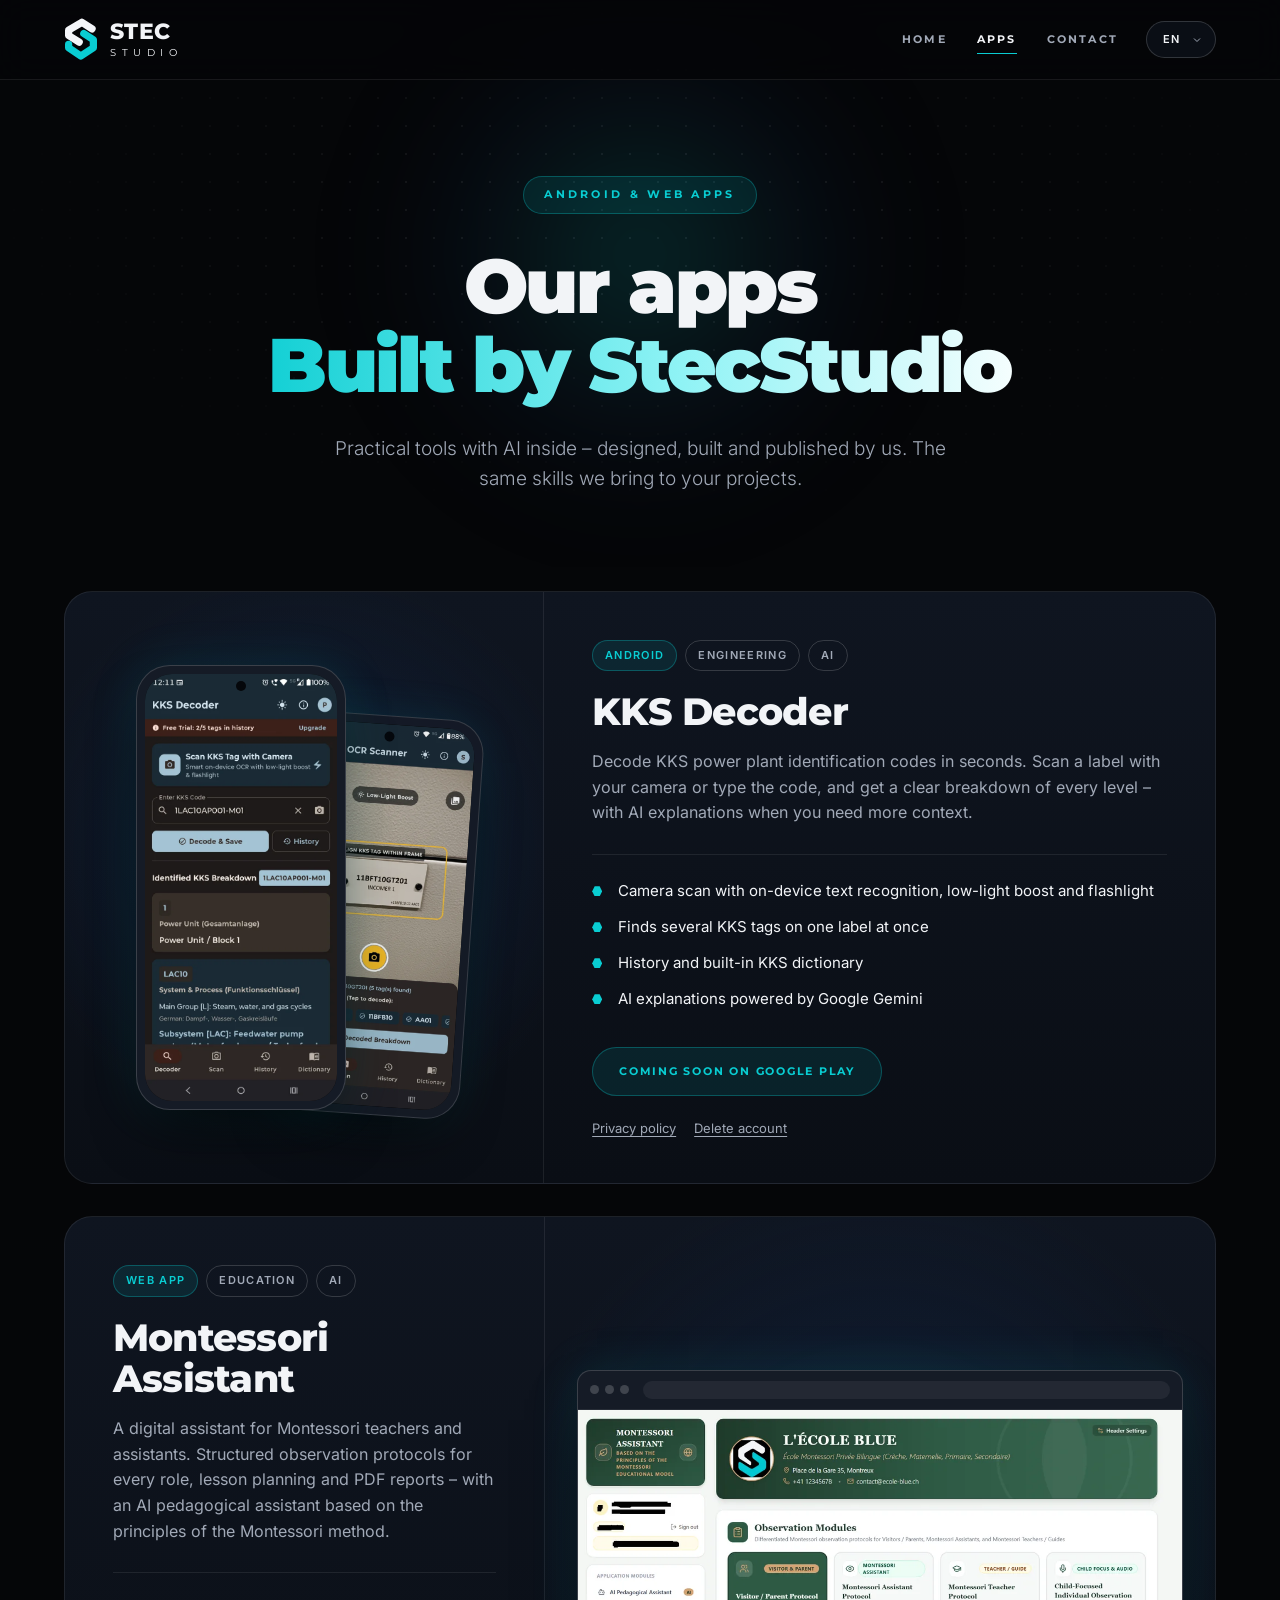
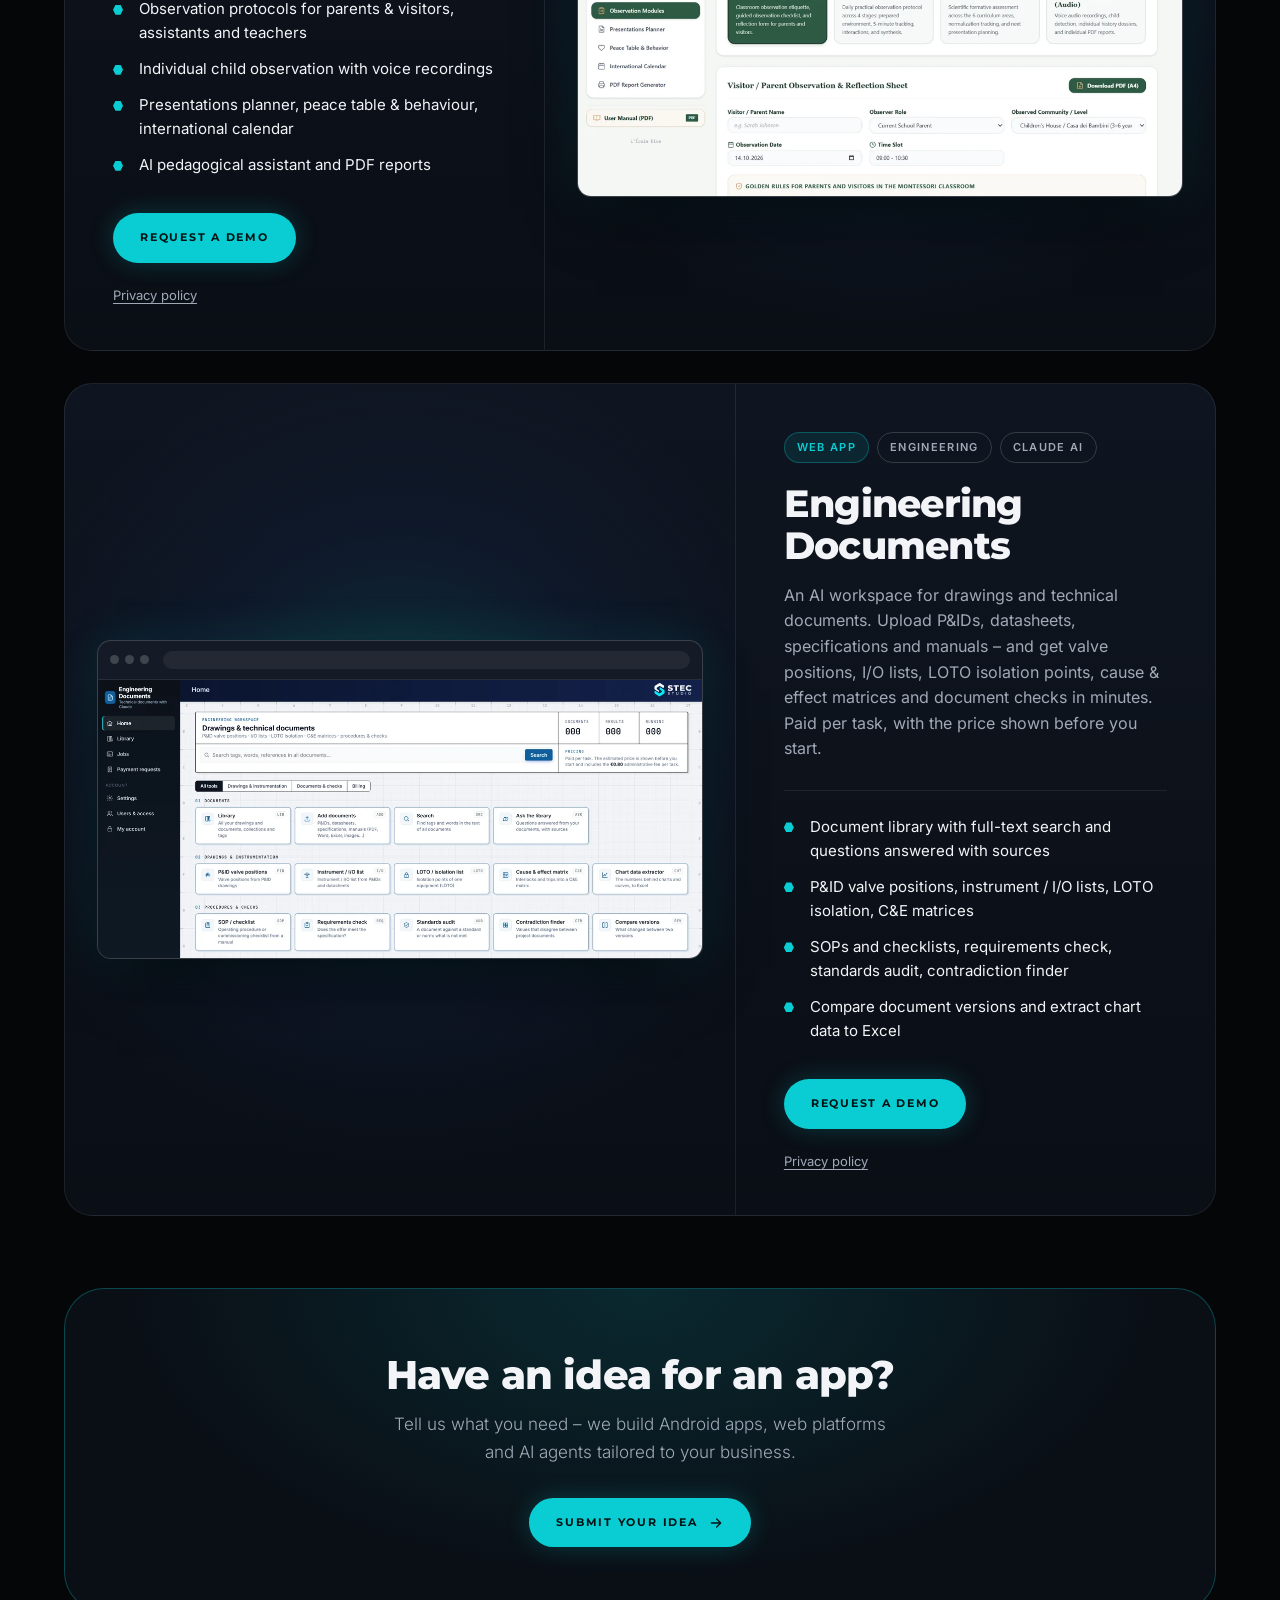
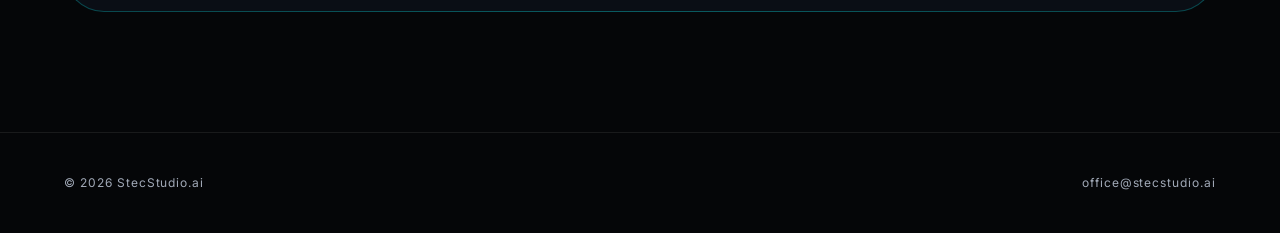
<file: apps/index.html>
<!DOCTYPE html>
<html lang="en">
<head>
    <meta charset="UTF-8">
    <meta name="viewport" content="width=device-width, initial-scale=1.0">
    <title>Apps | StecStudio</title>
    <meta name="description" content="Android and web apps built by StecStudio – practical tools with AI inside.">
    <meta name="theme-color" content="#050608">
    <meta property="og:type" content="website">
    <meta property="og:title" content="Apps | StecStudio">
    <meta property="og:description" content="Android and web apps built by StecStudio – practical tools with AI inside.">
    <meta property="og:url" content="https://stecstudio.ai/apps/">
    <meta property="og:image" content="https://stecstudio.ai/og-image.jpg">
    <link rel="canonical" href="https://stecstudio.ai/apps/">
    <link rel="apple-touch-icon" href="/apple-touch-icon.png">
    <link rel="icon" type="image/svg+xml" href="data:image/svg+xml,%3Csvg xmlns='http://www.w3.org/2000/svg' viewBox='0 0 103 134'%3E%3Cpolyline points='85,36 54,16 14,40 14,56 46,76' fill='none' stroke='%23f4f6f9' stroke-width='22' stroke-linecap='round' stroke-linejoin='round'/%3E%3Cpolyline points='60,50 89,69 89,93 51,118 14,93 14,83' fill='none' stroke='%2309cdd2' stroke-width='22' stroke-linecap='round' stroke-linejoin='round'/%3E%3C/svg%3E">
    <link rel="preload" href="/fonts/montserrat-latin.woff2" as="font" type="font/woff2" crossorigin>
    <link rel="preload" href="/fonts/inter-latin.woff2" as="font" type="font/woff2" crossorigin>
    <link rel="stylesheet" href="/fonts/fonts.css">

    <style>
        :root {
            --bg: #050608; --surface: #0a0e15; --surface-2: #0f1520;
            --line: rgba(255, 255, 255, .08); --line-strong: rgba(255, 255, 255, .16);
            --text: #f2f4f7; --muted: #a1a9b7; --cyan: #09cdd2;
            --cyan-soft: rgba(9, 205, 210, .1); --cyan-line: rgba(9, 205, 210, .3);
            --radius: 28px; --nav-h: 80px; --ease: cubic-bezier(.2, .7, .2, 1);
            --font-display: 'Montserrat', system-ui, -apple-system, 'Segoe UI', sans-serif;
            --font-body: 'Inter', system-ui, -apple-system, 'Segoe UI', sans-serif;
        }
        *, *::before, *::after { box-sizing: border-box; }
        html { -webkit-text-size-adjust: 100%; }
        body { margin: 0; font-family: var(--font-body); font-size: 16px; line-height: 1.6; background: var(--bg); color: var(--text); -webkit-font-smoothing: antialiased; overflow-x: hidden; }
        img, svg { display: block; max-width: 100%; }
        a { color: inherit; text-decoration: none; }
        button, select { font: inherit; color: inherit; }
        h1, h2, h3 { font-family: var(--font-display); margin: 0; line-height: 1.1; letter-spacing: -.02em; }
        p { margin: 0; }
        ul { margin: 0; padding: 0; list-style: none; }
        .container { width: 100%; max-width: 1200px; margin: 0 auto; padding: 0 24px; }
        :focus-visible { outline: 2px solid var(--cyan); outline-offset: 4px; border-radius: 6px; }

        /* Buttons */
        .btn {
            display: inline-flex; align-items: center; justify-content: center; gap: 10px;
            padding: 15px 26px; border-radius: 999px; border: 1px solid transparent;
            font-family: var(--font-display); font-weight: 700; font-size: 11px; letter-spacing: .16em; text-transform: uppercase;
            cursor: pointer; transition: transform .25s var(--ease), box-shadow .25s var(--ease), background .25s, color .25s, border-color .25s;
        }
        .btn svg { width: 16px; height: 16px; }
        .btn-primary { background: var(--cyan); color: #001314; box-shadow: 0 0 24px rgba(9, 205, 210, .22); }
        .btn-primary:hover { transform: translateY(-2px); box-shadow: 0 0 40px rgba(9, 205, 210, .42); }
        .btn-ghost { background: transparent; border-color: var(--line-strong); color: var(--text); }
        .btn-ghost:hover { background: var(--text); color: #000; }
        .btn-soon { background: var(--cyan-soft); border-color: var(--cyan-line); color: var(--cyan); cursor: default; }

        /* Brand + nav (same look as the main site) */
        .brand { display: inline-flex; align-items: center; gap: 12px; }
        .brand svg { width: 34px; height: auto; flex: none; transition: filter .4s ease; }
        .wordmark { display: flex; flex-direction: column; font-family: var(--font-display); line-height: 1; }
        .wordmark b { font-weight: 800; font-size: 22px; letter-spacing: .02em; transition: text-shadow .4s ease; }
        .wordmark span { font-weight: 400; font-size: 9.5px; letter-spacing: .58em; margin-top: 5px; transition: text-shadow .4s ease; }
        .brand:hover .wordmark b, .brand:hover .wordmark span { text-shadow: 0 0 8px rgba(9, 205, 210, .7), 0 0 20px rgba(9, 205, 210, .35); }
        .brand:hover svg { filter: drop-shadow(0 0 6px rgba(9, 205, 210, .6)); }

        .nav {
            position: fixed; inset: 0 0 auto 0; z-index: 50; height: var(--nav-h);
            background: rgba(5, 6, 8, .82); backdrop-filter: blur(16px); -webkit-backdrop-filter: blur(16px);
            border-bottom: 1px solid var(--line);
        }
        .nav .container { height: 100%; display: flex; align-items: center; justify-content: space-between; gap: 24px; }
        .nav-right { display: flex; align-items: center; gap: 28px; }
        .nav-links { display: flex; gap: 30px; }
        .nav-links a { position: relative; font-family: var(--font-display); font-size: 11px; font-weight: 700; letter-spacing: .2em; text-transform: uppercase; color: var(--muted); transition: color .2s; }
        .nav-links a::after { content: ""; position: absolute; left: 0; right: 0; bottom: -6px; height: 1px; background: var(--cyan); transform: scaleX(0); transition: transform .25s var(--ease); }
        .nav-links a:hover, .nav-links a[aria-current="page"] { color: var(--text); }
        .nav-links a:hover::after, .nav-links a[aria-current="page"]::after { transform: scaleX(1); }
        .lang-select {
            appearance: none; -webkit-appearance: none;
            background: var(--surface) url("data:image/svg+xml,%3Csvg xmlns='http://www.w3.org/2000/svg' viewBox='0 0 24 24' fill='none' stroke='%23a1a9b7' stroke-width='2'%3E%3Cpath d='M6 9l6 6 6-6'/%3E%3C/svg%3E") no-repeat right 12px center / 12px;
            border: 1px solid var(--line-strong); border-radius: 999px; padding: 9px 34px 9px 16px;
            font-size: 11px; font-weight: 600; letter-spacing: .12em; text-transform: uppercase; cursor: pointer; transition: border-color .2s;
        }
        .lang-select:hover { border-color: var(--cyan); }
        .lang-select option { background: var(--surface); color: var(--text); }

        /* Hero */
        .hero { position: relative; padding: calc(var(--nav-h) + 96px) 0 72px; text-align: center; overflow: hidden; }
        .hero::before {
            content: ""; position: absolute; inset: 0; pointer-events: none;
            background-image: radial-gradient(rgba(255, 255, 255, .07) 1px, transparent 1px); background-size: 28px 28px;
            -webkit-mask-image: radial-gradient(ellipse 70% 70% at 50% 40%, #000 20%, transparent 75%);
                    mask-image: radial-gradient(ellipse 70% 70% at 50% 40%, #000 20%, transparent 75%);
        }
        .hero-glow {
            position: absolute; top: 45%; left: 50%; width: 560px; height: 560px; max-width: 120vw; transform: translate(-50%, -50%);
            border-radius: 50%; pointer-events: none; filter: blur(40px);
            background: radial-gradient(circle, rgba(9, 205, 210, .16), rgba(15, 38, 75, .12) 45%, transparent 70%);
        }
        .hero .container { position: relative; z-index: 1; max-width: 860px; }
        .badge {
            display: inline-block; padding: 9px 20px; margin-bottom: 32px; border: 1px solid var(--cyan-line); border-radius: 999px;
            background: var(--cyan-soft); color: var(--cyan); font-family: var(--font-display); font-size: 11px; font-weight: 700; letter-spacing: .3em; text-transform: uppercase;
        }
        .hero h1 { font-size: clamp(40px, 7vw, 76px); font-weight: 900; letter-spacing: -.035em; line-height: 1.04; margin-bottom: 24px; }
        .hero h1 span { display: block; }
        .text-gradient {
            background: linear-gradient(90deg, var(--cyan), #8ff3f5 55%, #ffffff); -webkit-background-clip: text; background-clip: text;
            -webkit-text-fill-color: transparent; color: transparent; padding-bottom: .08em;
        }
        .hero p { color: var(--muted); font-size: clamp(17px, 2vw, 19px); font-weight: 300; max-width: 640px; margin: 0 auto; }

        /* App cards */
        .apps { padding: 24px 0 120px; }
        .app-list { display: grid; gap: 32px; }
        .app-card {
            position: relative; display: grid; grid-template-columns: 5fr 7fr; overflow: hidden;
            border-radius: var(--radius); border: 1px solid var(--line);
            background: linear-gradient(180deg, var(--surface-2), var(--surface));
            transition: border-color .35s, box-shadow .35s, transform .35s var(--ease);
        }
        .app-card::before {
            content: ""; position: absolute; inset: 0 0 auto; height: 1px; z-index: 1;
            background: linear-gradient(90deg, transparent, var(--cyan), transparent); opacity: 0; transition: opacity .35s;
        }
        @media (hover: hover) and (pointer: fine) {
            .app-card:hover { border-color: var(--cyan-line); box-shadow: 0 30px 70px -36px rgba(9, 205, 210, .4); transform: translateY(-4px); }
            .app-card:hover::before { opacity: 1; }
        }
        .app-visual {
            position: relative; display: grid; place-items: center; padding: 48px 24px; min-height: 480px;
            background: radial-gradient(circle at 50% 45%, rgba(9, 205, 210, .18), rgba(15, 38, 75, .25) 40%, transparent 72%);
            border-right: 1px solid var(--line);
        }
        .phone {
            position: relative; flex: none; width: 210px; border-radius: 34px; padding: 8px;
            background: #151b26; border: 1px solid var(--line-strong);
            box-shadow: 0 30px 60px -20px rgba(0, 0, 0, .8), 0 0 50px rgba(9, 205, 210, .12);
        }
        .phone::before { content: ""; position: absolute; top: 15px; left: 50%; width: 10px; height: 10px; margin-left: -5px; border-radius: 50%; background: #05070b; z-index: 2; }
        .screen { aspect-ratio: 9 / 20; border-radius: 27px; overflow: hidden; background: var(--bg); }
        .phones { display: flex; align-items: center; }
        .phones .phone + .phone { width: 190px; margin-left: -64px; z-index: -1; transform: translateY(28px) rotate(4deg); opacity: .92; }
        .phones { position: relative; z-index: 0; }
        .screen img { width: 100%; height: 100%; object-fit: cover; object-position: top; }
        .browser {
            width: 100%; max-width: 680px; border-radius: 14px; overflow: hidden; background: #151b26;
            border: 1px solid var(--line-strong); box-shadow: 0 30px 60px -20px rgba(0, 0, 0, .8), 0 0 50px rgba(9, 205, 210, .12);
        }
        .browser-bar { display: flex; align-items: center; gap: 6px; padding: 10px 12px; border-bottom: 1px solid var(--line); }
        .browser-bar i { width: 9px; height: 9px; border-radius: 50%; background: rgba(255, 255, 255, .18); }
        .browser-bar span { flex: 1; margin-left: 8px; height: 18px; border-radius: 999px; background: rgba(255, 255, 255, .06); }
        .browser img { width: 100%; height: auto; }
        @media (min-width: 901px) {
            .app-card:nth-child(even) { grid-template-columns: 7fr 5fr; }
            .app-card:nth-child(even) .app-visual { order: 2; border-right: 0; border-left: 1px solid var(--line); }
            /* web apps: the screenshot gets the wider column */
            .app-card.is-web { grid-template-columns: 7fr 5fr; }
            .app-card.is-web:nth-child(even) { grid-template-columns: 5fr 7fr; }
            .app-card.is-web .app-visual { padding: 48px 32px; }
        }
        .screen-placeholder {
            height: 100%; display: flex; flex-direction: column; align-items: center; justify-content: center; gap: 16px; padding: 24px 16px; text-align: center;
            background: radial-gradient(circle at 50% 30%, rgba(9, 205, 210, .25), transparent 60%), linear-gradient(180deg, #0f264b, #050608);
        }
        .screen-placeholder .app-icon { width: 64px; height: 64px; }
        .screen-placeholder b { font-family: var(--font-display); font-size: 17px; }
        .screen-placeholder code {
            font-family: ui-monospace, 'Cascadia Code', Consolas, monospace; font-size: 12px; color: var(--cyan);
            padding: 8px 12px; border: 1px solid var(--cyan-line); border-radius: 10px; background: rgba(5, 6, 8, .5);
        }
        .app-icon { color: var(--cyan); }

        .app-body { padding: 48px 48px 44px; display: flex; flex-direction: column; }
        .app-tags { display: flex; flex-wrap: wrap; gap: 8px; margin-bottom: 20px; }
        .tag {
            padding: 6px 12px; border-radius: 999px; border: 1px solid var(--line-strong);
            font-size: 11px; font-weight: 600; letter-spacing: .12em; text-transform: uppercase; color: var(--muted);
        }
        .tag.platform { border-color: var(--cyan-line); color: var(--cyan); background: var(--cyan-soft); }
        .app-body h2 { font-size: clamp(28px, 3.4vw, 38px); font-weight: 800; margin-bottom: 16px; }
        .app-desc { color: var(--muted); font-size: 16px; margin-bottom: 28px; }
        .app-features { display: grid; gap: 12px; padding-top: 24px; border-top: 1px solid var(--line); margin-bottom: 36px; }
        .app-features li { position: relative; padding-left: 26px; font-size: 15px; }
        .app-features li::before {
            content: ""; position: absolute; left: 0; top: .5em; width: 10px; height: 10px; background: var(--cyan);
            clip-path: polygon(25% 0, 75% 0, 100% 50%, 75% 100%, 25% 100%, 0 50%);
        }
        .app-actions { display: flex; flex-wrap: wrap; gap: 12px; margin-top: auto; }
        .app-legal { display: flex; flex-wrap: wrap; gap: 18px; margin-top: 22px; font-size: 13px; }
        .app-legal a { color: var(--muted); text-decoration: underline; text-underline-offset: 3px; }
        .app-legal a:hover { color: var(--cyan); }

        /* Call to action */
        .cta {
            margin-top: 72px; text-align: center; padding: 64px 32px; border-radius: 40px; border: 1px solid var(--cyan-line);
            background: radial-gradient(ellipse at 50% 0%, rgba(9, 205, 210, .14), transparent 65%), var(--surface);
        }
        .cta h2 { font-size: clamp(26px, 4vw, 40px); font-weight: 800; margin-bottom: 14px; }
        .cta p { color: var(--muted); font-size: 17px; font-weight: 300; max-width: 520px; margin: 0 auto 32px; }

        .footer { padding: 40px 0; border-top: 1px solid var(--line); font-size: 12px; color: var(--muted); letter-spacing: .08em; }
        .footer .container { display: flex; flex-wrap: wrap; justify-content: space-between; gap: 16px; }
        .footer a:hover { color: var(--cyan); }

        @media (max-width: 900px) {
            :root { --nav-h: 70px; }
            .nav-right { gap: 16px; }
            .nav-links { gap: 18px; }
            .nav-links .hide-sm { display: none; }
            .app-card { grid-template-columns: 1fr; }
            .app-visual { min-height: 0; padding: 44px 24px; border-right: 0; border-bottom: 1px solid var(--line); }
            .app-body { padding: 36px 28px; }
        }
        @media (max-width: 600px) {
            .container { padding: 0 16px; }
            .brand svg { width: 28px; }
            .wordmark b { font-size: 19px; }
            .wordmark span { font-size: 8px; }
            .lang-select { padding: 8px 28px 8px 12px; background-position: right 9px center; }
            .hero { padding-top: calc(var(--nav-h) + 64px); }
            .app-body { padding: 32px 22px; }
            .app-actions .btn { width: 100%; }
            .phone { width: 180px; }
            .phones .phone + .phone { width: 160px; margin-left: -72px; }
            .cta { padding: 48px 20px; border-radius: 28px; }
            .cta .btn { width: 100%; }
            .footer .container { flex-direction: column; text-align: center; }
        }
        @media (prefers-reduced-motion: no-preference) {
            .js .reveal { opacity: 0; transform: translateY(24px); transition: opacity .7s var(--ease), transform .7s var(--ease); }
            .js .reveal.is-visible { opacity: 1; transform: none; }
        }
        @media (prefers-reduced-motion: reduce) {
            *, *::before, *::after { animation: none !important; transition: none !important; }
        }
    </style>
    <script>document.documentElement.classList.add('js');</script>
</head>
<body>
    <svg width="0" height="0" style="position:absolute" aria-hidden="true">
        <symbol id="stec-mark" viewBox="0 0 103 134">
            <polyline points="85,36 54,16 14,40 14,56 46,76" fill="none" stroke="#f4f6f9" stroke-width="22" stroke-linecap="round" stroke-linejoin="round"/>
            <polyline points="60,50 89,69 89,93 51,118 14,93 14,83" fill="none" stroke="#09cdd2" stroke-width="22" stroke-linecap="round" stroke-linejoin="round"/>
        </symbol>
    </svg>

    <header class="nav">
        <div class="container">
            <a href="/" class="brand" aria-label="StecStudio">
                <svg viewBox="0 0 103 134" aria-hidden="true"><use href="#stec-mark"/></svg>
                <span class="wordmark" aria-hidden="true"><b>STEC</b><span>STUDIO</span></span>
            </a>
            <div class="nav-right">
                <nav class="nav-links" aria-label="Main">
                    <a href="/" class="hide-sm" data-i18n="nav-home">Home</a>
                    <a href="/apps/" aria-current="page" data-i18n="nav-apps">Apps</a>
                    <a href="/#contact" class="hide-sm" data-i18n="nav-contact">Contact</a>
                </nav>
                <select id="lang-select" class="lang-select" aria-label="Language">
                    <option value="en">EN</option>
                    <option value="fr">FR</option>
                    <option value="de">DE</option>
                    <option value="it">IT</option>
                    <option value="ro">RO</option>
                </select>
            </div>
        </div>
    </header>

    <main>
        <section class="hero">
            <div class="hero-glow" aria-hidden="true"></div>
            <div class="container">
                <div class="badge" data-i18n="badge">Android &amp; web apps</div>
                <h1>
                    <span data-i18n="title">Our apps</span>
                    <span class="text-gradient" data-i18n="title2">Built by StecStudio</span>
                </h1>
                <p data-i18n="lead">Practical tools with AI inside – designed, built and published by us. The same skills we bring to your projects.</p>
            </div>
        </section>

        <section class="apps">
            <div class="container">
                <div class="app-list" id="app-list"></div>

                <div class="cta reveal">
                    <h2 data-i18n="cta-h">Have an idea for an app?</h2>
                    <p data-i18n="cta-p">Tell us what you need – we build Android apps, web platforms and AI agents tailored to your business.</p>
                    <a href="/#idea-lab" class="btn btn-primary">
                        <span data-i18n="cta-btn">Submit your idea</span>
                        <svg viewBox="0 0 24 24" fill="none" stroke="currentColor" stroke-width="2" aria-hidden="true"><path d="M5 12h14M13 6l6 6-6 6" stroke-linecap="round" stroke-linejoin="round"/></svg>
                    </a>
                </div>
            </div>
        </section>
    </main>

    <footer class="footer">
        <div class="container">
            <span>&copy; 2026 StecStudio.ai</span>
            <a href="mailto:office@stecstudio.ai">office@stecstudio.ai</a>
        </div>
    </footer>

    <script>
        /* ======================================================================
           AICI ADAUGI APLICAȚIILE. Fiecare aplicație e un bloc { ... }.
           - images: capturile de ecran (fișierele stau în folderul aplicației, ex. /apps/kks-decoder/...).
                     Prima e telefonul din față; a doua (opțional) apare în spate. Lasă [] cât timp nu ai capturi.
           - platform: 'android' (cadru de telefon) sau 'web' (cadru de browser).
           - play:  linkul Google Play. Lasă '' cât timp aplicația nu e publicată – apare „În curând”.
           - url:   pentru aplicații web, adresa aplicației (buton „Deschide aplicația”).
                    Lasă '' și pune demo: true ca să apară butonul „Cere un demo” (duce la formularul Idea Lab,
                    cu mesajul deja completat cu numele aplicației).
           ====================================================================== */
        const APPS = [
            {
                name: 'KKS Decoder',
                platform: 'android',
                images: ['/apps/kks-decoder/screen-decoder.webp', '/apps/kks-decoder/screen-scan.webp'],
                sample: '1 LAB 10 AP001',
                play: '',
                privacy: '/apps/kks-decoder/privacy/',
                deleteAccount: '/apps/kks-decoder/delete-account/',
                tags: { en: ['Engineering', 'AI'], fr: ['Ingénierie', 'IA'], de: ['Technik', 'KI'], it: ['Ingegneria', 'IA'], ro: ['Inginerie', 'AI'] },
                desc: {
                    en: 'Decode KKS power plant identification codes in seconds. Scan a label with your camera or type the code, and get a clear breakdown of every level – with AI explanations when you need more context.',
                    fr: 'Décodez en quelques secondes les codes d’identification KKS des centrales électriques. Scannez une étiquette avec l’appareil photo ou saisissez le code, et obtenez une explication claire de chaque niveau – avec l’aide de l’IA quand vous avez besoin de plus de contexte.',
                    de: 'Entschlüsseln Sie KKS-Kennzeichen aus Kraftwerken in Sekunden. Scannen Sie ein Schild mit der Kamera oder geben Sie den Code ein und erhalten Sie eine klare Aufschlüsselung jeder Ebene – mit KI-Erklärungen, wenn Sie mehr Kontext brauchen.',
                    it: 'Decodifica in pochi secondi i codici di identificazione KKS delle centrali elettriche. Scansiona un’etichetta con la fotocamera o inserisci il codice e ottieni una spiegazione chiara di ogni livello – con l’aiuto dell’IA quando ti serve più contesto.',
                    ro: 'Decodează în câteva secunde codurile KKS de identificare din centralele electrice. Scanezi eticheta cu camera sau introduci codul și primești explicația clară a fiecărui nivel – cu ajutorul inteligenței artificiale, când ai nevoie de mai mult context.'
                },
                features: {
                    en: ['Camera scan with on-device text recognition, low-light boost and flashlight', 'Finds several KKS tags on one label at once', 'History and built-in KKS dictionary', 'AI explanations powered by Google Gemini'],
                    fr: ['Scan par caméra avec reconnaissance de texte sur l’appareil, mode faible luminosité et lampe', 'Détecte plusieurs codes KKS sur une même étiquette', 'Historique et dictionnaire KKS intégré', 'Explications par IA avec Google Gemini'],
                    de: ['Kamera-Scan mit Texterkennung auf dem Gerät, Low-Light-Boost und Taschenlampe', 'Erkennt mehrere KKS-Kennzeichen auf einem Schild', 'Verlauf und integriertes KKS-Wörterbuch', 'KI-Erklärungen mit Google Gemini'],
                    it: ['Scansione con fotocamera e riconoscimento del testo sul dispositivo, modalità scarsa luce e torcia', 'Rileva più codici KKS sulla stessa etichetta', 'Cronologia e dizionario KKS integrato', 'Spiegazioni IA con Google Gemini'],
                    ro: ['Scanare cu camera și recunoașterea textului direct pe telefon, mod pentru lumină slabă și lanternă', 'Găsește mai multe coduri KKS pe aceeași etichetă', 'Istoric și dicționar KKS integrat', 'Explicații AI cu Google Gemini']
                }
            },
            {
                name: 'Montessori Assistant',
                platform: 'web',
                images: ['/apps/montessori-assistant/screen-observation.webp'],
                url: '',
                demo: true,
                privacy: '/apps/montessori-assistant/privacy/',
                tags: { en: ['Education', 'AI'], fr: ['Éducation', 'IA'], de: ['Bildung', 'KI'], it: ['Educazione', 'IA'], ro: ['Educație', 'AI'] },
                desc: {
                    en: 'A digital assistant for Montessori teachers and assistants. Structured observation protocols for every role, lesson planning and PDF reports – with an AI pedagogical assistant based on the principles of the Montessori method.',
                    fr: 'Un assistant numérique pour les enseignants et assistants Montessori. Des protocoles d’observation structurés pour chaque rôle, la planification des présentations et des rapports PDF – avec un assistant pédagogique IA fondé sur les principes de la pédagogie Montessori.',
                    de: 'Ein digitaler Assistent für Montessori-Lehrpersonen und -Assistenzen. Strukturierte Beobachtungsprotokolle für jede Rolle, Planung der Darbietungen und PDF-Berichte – mit einem pädagogischen KI-Assistenten nach den Grundsätzen der Montessori-Pädagogik.',
                    it: 'Un assistente digitale per insegnanti e assistenti Montessori. Protocolli di osservazione strutturati per ogni ruolo, pianificazione delle presentazioni e report PDF – con un assistente pedagogico IA basato sui principi del metodo Montessori.',
                    ro: 'Un asistent digital pentru profesorii și asistenții Montessori. Protocoale de observație structurate pentru fiecare rol, planificarea prezentărilor și rapoarte PDF – cu un asistent pedagogic AI bazat pe principiile metodei Montessori.'
                },
                features: {
                    en: ['Observation protocols for parents & visitors, assistants and teachers', 'Individual child observation with voice recordings', 'Presentations planner, peace table & behaviour, international calendar', 'AI pedagogical assistant and PDF reports'],
                    fr: ['Protocoles d’observation pour parents et visiteurs, assistants et enseignants', 'Observation individuelle de l’enfant avec enregistrements vocaux', 'Planificateur de présentations, table de la paix et comportement, calendrier international', 'Assistant pédagogique IA et rapports PDF'],
                    de: ['Beobachtungsprotokolle für Eltern und Besucher, Assistenzen und Lehrpersonen', 'Individuelle Beobachtung des Kindes mit Sprachaufnahmen', 'Planer für Darbietungen, Friedenstisch & Verhalten, internationaler Kalender', 'Pädagogischer KI-Assistent und PDF-Berichte'],
                    it: ['Protocolli di osservazione per genitori e visitatori, assistenti e insegnanti', 'Osservazione individuale del bambino con registrazioni vocali', 'Pianificatore delle presentazioni, tavolo della pace e comportamento, calendario internazionale', 'Assistente pedagogico IA e report PDF'],
                    ro: ['Protocoale de observație pentru părinți și vizitatori, asistenți și profesori', 'Observarea individuală a copilului, cu înregistrări vocale', 'Planificator de prezentări, masa păcii și comportament, calendar internațional', 'Asistent pedagogic AI și rapoarte PDF']
                }
            },
            {
                name: 'Engineering Documents',
                platform: 'web',
                images: ['/apps/engineering-documents/screen-home.webp'],
                url: '',
                demo: true,
                privacy: '/apps/engineering-documents/privacy/',
                tags: { en: ['Engineering', 'Claude AI'], fr: ['Ingénierie', 'Claude AI'], de: ['Technik', 'Claude AI'], it: ['Ingegneria', 'Claude AI'], ro: ['Inginerie', 'Claude AI'] },
                desc: {
                    en: 'An AI workspace for drawings and technical documents. Upload P&IDs, datasheets, specifications and manuals – and get valve positions, I/O lists, LOTO isolation points, cause & effect matrices and document checks in minutes. Paid per task, with the price shown before you start.',
                    fr: 'Un espace de travail IA pour les plans et documents techniques. Importez P&ID, fiches techniques, spécifications et manuels – et obtenez en quelques minutes positions de vannes, listes d’E/S, points d’isolement LOTO, matrices cause-effet et contrôles de documents. Paiement par tâche, avec le prix affiché avant de commencer.',
                    de: 'Ein KI-Arbeitsbereich für Zeichnungen und technische Dokumente. Laden Sie R&I-Schemata, Datenblätter, Spezifikationen und Handbücher hoch – und erhalten Sie in Minuten Armaturenstellungen, E/A-Listen, LOTO-Freischaltpunkte, Ursache-Wirkungs-Matrizen und Dokumentprüfungen. Bezahlt wird pro Aufgabe, der Preis wird vorher angezeigt.',
                    it: 'Uno spazio di lavoro IA per disegni e documenti tecnici. Carica P&ID, schede tecniche, specifiche e manuali – e ottieni in pochi minuti posizioni delle valvole, liste I/O, punti di isolamento LOTO, matrici causa-effetto e verifiche dei documenti. Si paga per attività, con il prezzo indicato prima di iniziare.',
                    ro: 'Un spațiu de lucru cu inteligență artificială pentru desene și documente tehnice. Încarci P&ID-uri, fișe tehnice, specificații și manuale – și obții în câteva minute pozițiile vanelor, liste I/O, puncte de izolare LOTO, matrici cauză-efect și verificări de documente. Plătești per sarcină, cu prețul afișat înainte să începi.'
                },
                features: {
                    en: ['Document library with full-text search and questions answered with sources', 'P&ID valve positions, instrument / I/O lists, LOTO isolation, C&E matrices', 'SOPs and checklists, requirements check, standards audit, contradiction finder', 'Compare document versions and extract chart data to Excel'],
                    fr: ['Bibliothèque de documents avec recherche plein texte et réponses sourcées', 'Positions de vannes P&ID, listes d’instruments / E/S, isolement LOTO, matrices cause-effet', 'Procédures et check-lists, contrôle des exigences, audit de normes, détection de contradictions', 'Comparaison de versions et extraction des données de graphiques vers Excel'],
                    de: ['Dokumentenbibliothek mit Volltextsuche und Antworten mit Quellenangabe', 'Armaturenstellungen aus R&I-Schemata, Instrumenten- / E/A-Listen, LOTO-Freischaltung, Ursache-Wirkungs-Matrizen', 'Arbeitsanweisungen und Checklisten, Anforderungsprüfung, Normen-Audit, Widerspruchssuche', 'Versionsvergleich und Diagrammdaten nach Excel'],
                    it: ['Libreria di documenti con ricerca nel testo e risposte con fonti', 'Posizioni delle valvole dai P&ID, liste strumenti / I/O, isolamento LOTO, matrici causa-effetto', 'Procedure e checklist, verifica dei requisiti, audit delle norme, ricerca di contraddizioni', 'Confronto tra versioni ed estrazione dei dati dei grafici in Excel'],
                    ro: ['Bibliotecă de documente cu căutare în text și răspunsuri cu surse', 'Pozițiile vanelor din P&ID, liste de instrumente / I/O, izolare LOTO, matrici cauză-efect', 'Proceduri și checklist-uri, verificarea cerințelor, audit față de standarde, găsirea contradicțiilor', 'Compararea versiunilor și extragerea datelor din grafice în Excel']
                }
            }
        ];

        const I18N = {
            en: { 'meta-title': 'Apps | StecStudio', 'nav-home': 'Home', 'nav-apps': 'Apps', 'nav-contact': 'Contact', badge: 'Android & web apps', title: 'Our apps', title2: 'Built by StecStudio',
                  lead: 'Practical tools with AI inside – designed, built and published by us. The same skills we bring to your projects.',
                  play: 'Get it on Google Play', soon: 'Coming soon on Google Play', web: 'Web app', open: 'Open the app', demo: 'Request a demo', privacy: 'Privacy policy', del: 'Delete account', screenshot: 'Screenshot of',
                  'cta-h': 'Have an idea for an app?', 'cta-p': 'Tell us what you need – we build Android apps, web platforms and AI agents tailored to your business.', 'cta-btn': 'Submit your idea' },
            fr: { 'meta-title': 'Applications | StecStudio', 'nav-home': 'Accueil', 'nav-apps': 'Applications', 'nav-contact': 'Contact', badge: 'Applications Android et web', title: 'Nos applications', title2: 'Créées par StecStudio',
                  lead: 'Des outils pratiques avec l’IA intégrée – conçus, développés et publiés par nous. Le même savoir-faire que nous mettons dans vos projets.',
                  play: 'Disponible sur Google Play', soon: 'Bientôt sur Google Play', web: 'Application web', open: 'Ouvrir l’application', demo: 'Demander une démo', privacy: 'Politique de confidentialité', del: 'Supprimer le compte', screenshot: 'Capture d’écran de',
                  'cta-h': 'Vous avez une idée d’application ?', 'cta-p': 'Dites-nous ce dont vous avez besoin – nous créons des applications Android, des plateformes web et des agents IA adaptés à votre entreprise.', 'cta-btn': 'Proposer votre idée' },
            de: { 'meta-title': 'Apps | StecStudio', 'nav-home': 'Start', 'nav-apps': 'Apps', 'nav-contact': 'Kontakt', badge: 'Android- und Web-Apps', title: 'Unsere Apps', title2: 'Entwickelt von StecStudio',
                  lead: 'Praktische Werkzeuge mit integrierter KI – von uns konzipiert, entwickelt und veröffentlicht. Dasselbe Können, das wir in Ihre Projekte einbringen.',
                  play: 'Jetzt bei Google Play', soon: 'Bald bei Google Play', web: 'Web-App', open: 'App öffnen', demo: 'Demo anfragen', privacy: 'Datenschutzerklärung', del: 'Konto löschen', screenshot: 'Screenshot von',
                  'cta-h': 'Sie haben eine App-Idee?', 'cta-p': 'Sagen Sie uns, was Sie brauchen – wir entwickeln Android-Apps, Web-Plattformen und KI-Agenten für Ihr Unternehmen.', 'cta-btn': 'Idee einreichen' },
            it: { 'meta-title': 'App | StecStudio', 'nav-home': 'Home', 'nav-apps': 'App', 'nav-contact': 'Contatto', badge: 'App Android e web', title: 'Le nostre app', title2: 'Create da StecStudio',
                  lead: 'Strumenti pratici con l’IA integrata – progettati, sviluppati e pubblicati da noi. Le stesse competenze che portiamo nei tuoi progetti.',
                  play: 'Disponibile su Google Play', soon: 'Presto su Google Play', web: 'App web', open: 'Apri l’app', demo: 'Richiedi una demo', privacy: 'Informativa sulla privacy', del: 'Elimina account', screenshot: 'Schermata di',
                  'cta-h': 'Hai un’idea per un’app?', 'cta-p': 'Raccontaci di cosa hai bisogno – sviluppiamo app Android, piattaforme web e agenti IA su misura per la tua azienda.', 'cta-btn': 'Invia la tua idea' },
            ro: { 'meta-title': 'Aplicații | StecStudio', 'nav-home': 'Acasă', 'nav-apps': 'Aplicații', 'nav-contact': 'Contact', badge: 'Aplicații Android și web', title: 'Aplicațiile noastre', title2: 'Create de StecStudio',
                  lead: 'Instrumente practice cu inteligență artificială – gândite, construite și publicate de noi. Aceleași abilități pe care le aducem în proiectele tale.',
                  play: 'Descarcă de pe Google Play', soon: 'În curând pe Google Play', web: 'Aplicație web', open: 'Deschide aplicația', demo: 'Cere un demo', privacy: 'Politica de confidențialitate', del: 'Ștergerea contului', screenshot: 'Captură de ecran din',
                  'cta-h': 'Ai o idee de aplicație?', 'cta-p': 'Spune-ne de ce ai nevoie – construim aplicații Android, platforme web și agenți AI adaptați afacerii tale.', 'cta-btn': 'Trimite ideea ta' }
        };

        (() => {
            const LANGS = Object.keys(I18N);
            const select = document.getElementById('lang-select');
            const list = document.getElementById('app-list');
            const store = {
                get(k) { try { return localStorage.getItem(k); } catch (e) { return null; } },
                set(k, v) { try { localStorage.setItem(k, v); } catch (e) { /* storage unavailable */ } }
            };
            const el = (tag, cls, text) => { const e = document.createElement(tag); if (cls) e.className = cls; if (text != null) e.textContent = text; return e; };
            const svg = html => { const t = document.createElement('template'); t.innerHTML = html.trim(); return t.content.firstChild; };
            const ICON_PLAY = '<svg viewBox="0 0 24 24" fill="currentColor" aria-hidden="true"><path d="M5 3.5v17a1 1 0 001.5.86l14-8.5a1 1 0 000-1.72l-14-8.5A1 1 0 005 3.5z"/></svg>';
            const ICON_APP = '<svg class="app-icon" viewBox="0 0 72 72" aria-hidden="true"><path d="M36 3 L65 19.5 V52.5 L36 69 L7 52.5 V19.5 Z" fill="rgba(9,205,210,.12)" stroke="currentColor" stroke-width="1.5" stroke-linejoin="round"/><svg x="18" y="18" width="36" height="36" viewBox="0 0 103 134"><use href="#stec-mark"/></svg></svg>';

            function card(app, lang, t) {
                const article = el('article', 'app-card reveal' + (app.platform === 'web' ? ' is-web' : ''));

                const visual = el('div', 'app-visual');
                const shots = app.images || [];
                const shotImg = (src, i) => {
                    const img = el('img');
                    img.src = src; img.alt = i ? '' : t.screenshot + ' ' + app.name; img.decoding = 'async';
                    if (i) img.loading = 'lazy';
                    return img;
                };
                if (app.platform === 'web') {
                    const browser = el('div', 'browser');
                    const bar = el('div', 'browser-bar');
                    bar.append(el('i'), el('i'), el('i'), el('span'));
                    browser.append(bar);
                    if (shots[0]) browser.append(shotImg(shots[0], 0));
                    visual.append(browser);
                } else {
                    const phones = el('div', 'phones');
                    const phone = fill => { const p = el('div', 'phone'); const sc = el('div', 'screen'); fill(sc); p.append(sc); phones.append(p); };
                    if (shots.length) {
                        shots.slice(0, 2).forEach((src, i) => phone(sc => sc.append(shotImg(src, i))));
                    } else {
                        phone(sc => {
                            const ph = el('div', 'screen-placeholder');
                            ph.append(svg(ICON_APP), el('b', null, app.name));
                            if (app.sample) ph.append(el('code', null, app.sample));
                            sc.append(ph);
                        });
                    }
                    visual.append(phones);
                }

                const body = el('div', 'app-body');
                const tags = el('div', 'app-tags');
                tags.append(el('span', 'tag platform', app.platform === 'web' ? t.web : 'Android'));
                (app.tags[lang] || app.tags.en).forEach(x => tags.append(el('span', 'tag', x)));
                const features = el('ul', 'app-features');
                (app.features[lang] || app.features.en).forEach(x => features.append(el('li', null, x)));

                const actions = el('div', 'app-actions');
                const button = (href, label, icon, external) => {
                    const a = el('a', 'btn btn-primary');
                    a.href = href;
                    if (external) { a.target = '_blank'; a.rel = 'noopener'; }
                    if (icon) a.append(svg(icon));
                    a.append(el('span', null, label));
                    actions.append(a);
                };
                if (app.play) button(app.play, t.play, ICON_PLAY, true);
                else if (app.url) button(app.url, t.open, null, true);
                else if (app.demo) button('/?demo=' + encodeURIComponent(app.name) + '&lang=' + lang + '#idea-lab', t.demo, null, false);
                else actions.append(el('span', 'btn btn-soon', t.soon));

                const legal = el('div', 'app-legal');
                [[app.privacy, t.privacy], [app.deleteAccount, t.del]].forEach(([href, label]) => {
                    if (!href) return;
                    const a = el('a', null, label);
                    a.href = href + '?lang=' + lang;
                    legal.append(a);
                });

                body.append(tags, el('h2', null, app.name), el('p', 'app-desc', app.desc[lang] || app.desc.en), features, actions, legal);
                article.append(visual, body);
                return article;
            }

            let observer = null;
            function reveal(items) {
                if (!('IntersectionObserver' in window)) { items.forEach(e => e.classList.add('is-visible')); return; }
                observer = observer || new IntersectionObserver(entries => entries.forEach(entry => {
                    if (!entry.isIntersecting) return;
                    entry.target.classList.add('is-visible');
                    observer.unobserve(entry.target);
                }), { threshold: 0.1 });
                items.forEach(e => observer.observe(e));
            }

            function apply(lang) {
                const t = I18N[lang] || I18N.en;
                document.querySelectorAll('[data-i18n]').forEach(e => { const v = t[e.dataset.i18n]; if (v != null) e.textContent = v; });
                document.documentElement.lang = lang;
                document.title = t['meta-title'];
                select.value = lang;
                const visible = list.children.length > 0;
                list.replaceChildren(...APPS.map(app => card(app, lang, t)));
                if (visible) list.querySelectorAll('.reveal').forEach(e => e.classList.add('is-visible'));
                else reveal(Array.from(list.querySelectorAll('.reveal')));
            }

            const fromUrl = (new URLSearchParams(location.search).get('lang') || '').toLowerCase();
            const saved = store.get('preferredLang');
            const browser = (navigator.languages || [navigator.language || 'en']).map(l => l.slice(0, 2).toLowerCase()).find(l => LANGS.includes(l));
            apply([fromUrl, saved, browser].find(l => LANGS.includes(l)) || 'en');
            reveal(Array.from(document.querySelectorAll('.cta.reveal')));

            select.addEventListener('change', () => {
                apply(select.value);
                store.set('preferredLang', select.value);
                select.blur();
            });
        })();
    </script>
</body>
</html>
</file>
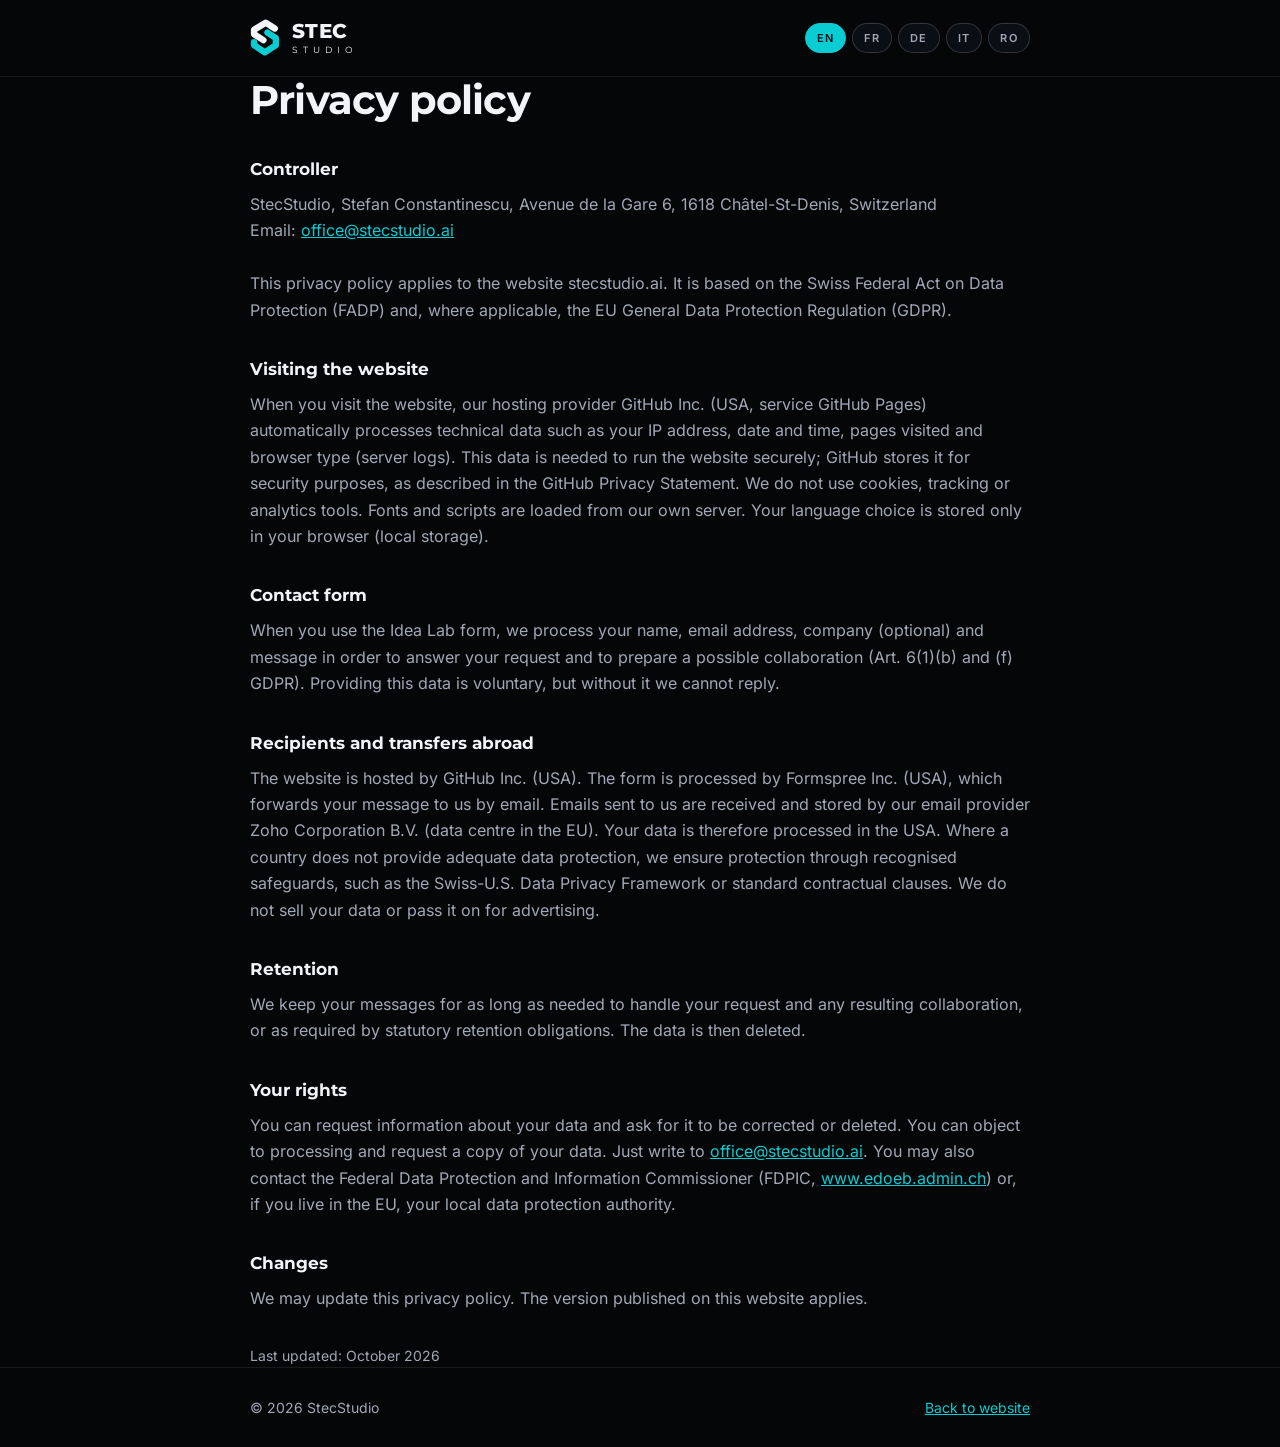
<file: privacy/index.html>
<!DOCTYPE html>
<html lang="en">
<head>
    <meta charset="UTF-8">
    <meta name="viewport" content="width=device-width, initial-scale=1.0">
    <title>Privacy policy | StecStudio</title>
    <meta name="description" content="Privacy policy of StecStudio (Stefan Constantinescu, Châtel-St-Denis, Switzerland).">
    <meta name="theme-color" content="#050608">
    <link rel="canonical" href="https://stecstudio.ai/privacy/">
    <link rel="apple-touch-icon" href="/apple-touch-icon.png">
    <link rel="icon" type="image/svg+xml" href="data:image/svg+xml,%3Csvg xmlns='http://www.w3.org/2000/svg' viewBox='0 0 103 134'%3E%3Cpolyline points='85,36 54,16 14,40 14,56 46,76' fill='none' stroke='%23f4f6f9' stroke-width='22' stroke-linecap='round' stroke-linejoin='round'/%3E%3Cpolyline points='60,50 89,69 89,93 51,118 14,93 14,83' fill='none' stroke='%2309cdd2' stroke-width='22' stroke-linecap='round' stroke-linejoin='round'/%3E%3C/svg%3E">
    <link rel="stylesheet" href="/fonts/fonts.css">
    <style>
        :root {
            --bg: #050608; --surface: #0a0e15; --line: rgba(255, 255, 255, .08); --line-strong: rgba(255, 255, 255, .16);
            --text: #f2f4f7; --muted: #a1a9b7; --cyan: #09cdd2;
            --font-display: 'Montserrat', system-ui, -apple-system, 'Segoe UI', sans-serif;
            --font-body: 'Inter', system-ui, -apple-system, 'Segoe UI', sans-serif;
        }
        *, *::before, *::after { box-sizing: border-box; }
        body { margin: 0; font-family: var(--font-body); font-size: 16px; line-height: 1.65; background: var(--bg); color: var(--text); -webkit-font-smoothing: antialiased; }
        a { color: var(--cyan); }
        :focus-visible { outline: 2px solid var(--cyan); outline-offset: 4px; border-radius: 6px; }
        .container { max-width: 820px; margin: 0 auto; padding: 0 20px; }
        header { border-bottom: 1px solid var(--line); }
        header .container { display: flex; align-items: center; justify-content: space-between; gap: 16px; min-height: 76px; flex-wrap: wrap; }
        .brand { display: inline-flex; align-items: center; gap: 12px; color: var(--text); text-decoration: none; }
        .brand svg { width: 30px; height: auto; }
        .wordmark { display: flex; flex-direction: column; font-family: var(--font-display); line-height: 1; }
        .wordmark b { font-weight: 800; font-size: 20px; letter-spacing: .02em; }
        .wordmark span { font-weight: 400; font-size: 8.5px; letter-spacing: .58em; margin-top: 5px; }
        .langs { display: flex; gap: 6px; }
        .langs button { font: 600 11px var(--font-body); letter-spacing: .12em; padding: 7px 11px; border-radius: 999px; cursor: pointer;
            background: var(--surface); color: var(--muted); border: 1px solid var(--line-strong); }
        .langs button:hover { border-color: var(--cyan); color: var(--text); }
        .langs button[aria-pressed="true"] { background: var(--cyan); border-color: var(--cyan); color: #001314; }
        main { padding: 48px 0 64px; }
        h1 { font-family: var(--font-display); font-size: clamp(28px, 6vw, 40px); line-height: 1.15; letter-spacing: -.02em; margin: 0 0 32px; }
        h2 { font-family: var(--font-display); font-size: 17px; margin: 32px 0 8px; }
        p { margin: 0; color: var(--muted); white-space: pre-line; overflow-wrap: anywhere; }
        .date { margin-top: 32px; font-size: 14px; }
        .doc + .doc { margin-top: 72px; padding-top: 48px; border-top: 1px solid var(--line); }
        .js .doc:not(.is-active) { display: none; }
        .js .doc + .doc { margin-top: 0; padding-top: 0; border-top: 0; }
        footer { border-top: 1px solid var(--line); padding: 28px 0; font-size: 14px; color: var(--muted); }
        footer .container { display: flex; justify-content: space-between; gap: 16px; flex-wrap: wrap; }
    </style>
    <script>document.documentElement.classList.add('js');</script>
</head>
<body>
    <header>
        <div class="container">
            <a href="/" class="brand" aria-label="StecStudio">
                <svg viewBox="0 0 103 134" aria-hidden="true"><polyline points="85,36 54,16 14,40 14,56 46,76" fill="none" stroke="#f4f6f9" stroke-width="22" stroke-linecap="round" stroke-linejoin="round"/><polyline points="60,50 89,69 89,93 51,118 14,93 14,83" fill="none" stroke="#09cdd2" stroke-width="22" stroke-linecap="round" stroke-linejoin="round"/></svg>
                <span class="wordmark" aria-hidden="true"><b>STEC</b><span>STUDIO</span></span>
            </a>
            <nav class="langs" aria-label="Language">
                <button type="button" data-lang="en">EN</button>
                <button type="button" data-lang="fr">FR</button>
                <button type="button" data-lang="de">DE</button>
                <button type="button" data-lang="it">IT</button>
                <button type="button" data-lang="ro">RO</button>
            </nav>
        </div>
    </header>

    <main class="container">
        <article class="doc" lang="en" id="en">
            <h1>Privacy policy</h1>
            <h2>Controller</h2>
            <p>StecStudio, Stefan Constantinescu, Avenue de la Gare 6, 1618 Châtel-St-Denis, Switzerland
Email: <a href="mailto:office@stecstudio.ai">office@stecstudio.ai</a>

This privacy policy applies to the website stecstudio.ai. It is based on the Swiss Federal Act on Data Protection (FADP) and, where applicable, the EU General Data Protection Regulation (GDPR).</p>
            <h2>Visiting the website</h2>
            <p>When you visit the website, our hosting provider GitHub Inc. (USA, service GitHub Pages) automatically processes technical data such as your IP address, date and time, pages visited and browser type (server logs). This data is needed to run the website securely; GitHub stores it for security purposes, as described in the GitHub Privacy Statement. We do not use cookies, tracking or analytics tools. Fonts and scripts are loaded from our own server. Your language choice is stored only in your browser (local storage).</p>
            <h2>Contact form</h2>
            <p>When you use the Idea Lab form, we process your name, email address, company (optional) and message in order to answer your request and to prepare a possible collaboration (Art. 6(1)(b) and (f) GDPR). Providing this data is voluntary, but without it we cannot reply.</p>
            <h2>Recipients and transfers abroad</h2>
            <p>The website is hosted by GitHub Inc. (USA). The form is processed by Formspree Inc. (USA), which forwards your message to us by email. Emails sent to us are received and stored by our email provider Zoho Corporation B.V. (data centre in the EU). Your data is therefore processed in the USA. Where a country does not provide adequate data protection, we ensure protection through recognised safeguards, such as the Swiss-U.S. Data Privacy Framework or standard contractual clauses. We do not sell your data or pass it on for advertising.</p>
            <h2>Retention</h2>
            <p>We keep your messages for as long as needed to handle your request and any resulting collaboration, or as required by statutory retention obligations. The data is then deleted.</p>
            <h2>Your rights</h2>
            <p>You can request information about your data and ask for it to be corrected or deleted. You can object to processing and request a copy of your data. Just write to <a href="mailto:office@stecstudio.ai">office@stecstudio.ai</a>. You may also contact the Federal Data Protection and Information Commissioner (FDPIC, <a href="https://www.edoeb.admin.ch" rel="noopener">www.edoeb.admin.ch</a>) or, if you live in the EU, your local data protection authority.</p>
            <h2>Changes</h2>
            <p>We may update this privacy policy. The version published on this website applies.</p>
            <p class="date">Last updated: October 2026</p>
        </article>

        <article class="doc" lang="fr" id="fr">
            <h1>Politique de confidentialité</h1>
            <h2>Responsable du traitement</h2>
            <p>StecStudio, Stefan Constantinescu, Avenue de la Gare 6, 1618 Châtel-St-Denis, Suisse
E-mail : <a href="mailto:office@stecstudio.ai">office@stecstudio.ai</a>

La présente politique s'applique au site stecstudio.ai. Elle se fonde sur la loi fédérale suisse sur la protection des données (LPD) ainsi que, le cas échéant, sur le règlement général européen sur la protection des données (RGPD).</p>
            <h2>Visite du site</h2>
            <p>Lors de votre visite, notre hébergeur GitHub Inc. (États-Unis, service GitHub Pages) traite automatiquement des données techniques telles que l'adresse IP, la date et l'heure, les pages consultées et le type de navigateur (fichiers journaux). Ces données sont nécessaires au fonctionnement sécurisé du site ; GitHub les conserve à des fins de sécurité, comme décrit dans sa déclaration de confidentialité (GitHub Privacy Statement). Nous n'utilisons ni cookies ni outils de suivi ou d'analyse. Les polices et scripts sont chargés depuis notre propre serveur. Votre choix de langue est enregistré uniquement dans votre navigateur (stockage local).</p>
            <h2>Formulaire de contact</h2>
            <p>Lorsque vous utilisez le formulaire du Labo d'idées, nous traitons votre nom, votre adresse e-mail, votre entreprise (facultatif) et votre message afin de répondre à votre demande et de préparer une éventuelle collaboration (art. 6, par. 1, let. b et f RGPD). La communication de ces données est facultative, mais sans elles nous ne pouvons pas vous répondre.</p>
            <h2>Destinataires et communication à l&#x27;étranger</h2>
            <p>Le site est hébergé par GitHub Inc. (États-Unis). Le formulaire est traité par Formspree Inc. (États-Unis), qui nous transmet votre message par e-mail. Les e-mails qui nous sont adressés sont reçus et stockés par notre fournisseur de messagerie Zoho Corporation B.V. (centre de données dans l'UE). Vos données sont donc traitées aux États-Unis. Lorsqu'un pays n'offre pas un niveau de protection adéquat, nous assurons la protection par des garanties reconnues, comme le Swiss-U.S. Data Privacy Framework ou des clauses contractuelles types. Nous ne vendons pas vos données et ne les transmettons pas à des fins publicitaires.</p>
            <h2>Conservation</h2>
            <p>Nous conservons vos messages aussi longtemps que nécessaire pour traiter votre demande et une éventuelle collaboration, ou tant que des obligations légales de conservation l'exigent. Les données sont ensuite supprimées.</p>
            <h2>Vos droits</h2>
            <p>Vous pouvez demander l'accès à vos données, ainsi que leur rectification ou leur suppression. Vous pouvez vous opposer au traitement et demander une copie de vos données. Il suffit de nous écrire à <a href="mailto:office@stecstudio.ai">office@stecstudio.ai</a>. Vous pouvez également vous adresser au Préposé fédéral à la protection des données et à la transparence (PFPDT, <a href="https://www.edoeb.admin.ch" rel="noopener">www.edoeb.admin.ch</a>) ou, si vous résidez dans l'UE, à votre autorité de protection des données.</p>
            <h2>Modifications</h2>
            <p>Nous pouvons adapter la présente politique. La version publiée sur ce site fait foi.</p>
            <p class="date">Dernière mise à jour : octobre 2026</p>
        </article>

        <article class="doc" lang="de" id="de">
            <h1>Datenschutzerklärung</h1>
            <h2>Verantwortliche Stelle</h2>
            <p>StecStudio, Stefan Constantinescu, Avenue de la Gare 6, 1618 Châtel-St-Denis, Schweiz
E-Mail: <a href="mailto:office@stecstudio.ai">office@stecstudio.ai</a>

Diese Datenschutzerklärung gilt für die Website stecstudio.ai. Sie richtet sich nach dem Schweizer Bundesgesetz über den Datenschutz (DSG) sowie, soweit anwendbar, nach der EU-Datenschutz-Grundverordnung (DSGVO).</p>
            <h2>Besuch der Website</h2>
            <p>Beim Aufruf der Website verarbeitet unser Hosting-Anbieter GitHub Inc. (USA, Dienst GitHub Pages) automatisch technische Daten wie IP-Adresse, Datum und Uhrzeit, aufgerufene Seiten und Browsertyp (Server-Logfiles). Diese Daten sind für den sicheren Betrieb der Website erforderlich; GitHub speichert sie zu Sicherheitszwecken, wie im GitHub Privacy Statement beschrieben. Wir verwenden keine Cookies und keine Tracking- oder Analyse-Tools. Schriften und Skripte werden von unserem eigenen Server geladen. Ihre Sprachwahl wird nur in Ihrem Browser gespeichert (Local Storage).</p>
            <h2>Kontaktformular</h2>
            <p>Wenn Sie das Formular im Ideen-Labor nutzen, bearbeiten wir Ihren Namen, Ihre E-Mail-Adresse, Ihr Unternehmen (optional) und Ihre Nachricht, um Ihre Anfrage zu beantworten und eine mögliche Zusammenarbeit vorzubereiten (Art. 6 Abs. 1 lit. b und f DSGVO). Die Angabe ist freiwillig; ohne sie können wir jedoch nicht antworten.</p>
            <h2>Empfänger und Bekanntgabe ins Ausland</h2>
            <p>Die Website wird von GitHub Inc. (USA) gehostet. Das Formular wird von Formspree Inc. (USA) verarbeitet, die uns Ihre Nachricht per E-Mail weiterleitet. E-Mails an uns werden von unserem E-Mail-Anbieter Zoho Corporation B.V. (Rechenzentrum in der EU) empfangen und gespeichert. Ihre Daten werden daher in den USA bearbeitet. Bietet ein Staat keinen angemessenen Datenschutz, stellen wir den Schutz durch anerkannte Garantien sicher, etwa das Swiss-U.S. Data Privacy Framework oder Standardvertragsklauseln. Wir verkaufen Ihre Daten nicht und geben sie nicht zu Werbezwecken weiter.</p>
            <h2>Aufbewahrung</h2>
            <p>Wir bewahren Ihre Nachrichten so lange auf, wie es für die Bearbeitung Ihrer Anfrage und einer allfälligen Zusammenarbeit nötig ist oder gesetzliche Aufbewahrungspflichten bestehen. Danach werden die Daten gelöscht.</p>
            <h2>Ihre Rechte</h2>
            <p>Sie können Auskunft über Ihre Daten verlangen und deren Berichtigung oder Löschung beantragen. Sie können der Bearbeitung widersprechen und eine Kopie Ihrer Daten verlangen. Schreiben Sie uns dazu an <a href="mailto:office@stecstudio.ai">office@stecstudio.ai</a>. Zudem können Sie sich an den Eidgenössischen Datenschutz- und Öffentlichkeitsbeauftragten (EDÖB, <a href="https://www.edoeb.admin.ch" rel="noopener">www.edoeb.admin.ch</a>) oder, wenn Sie in der EU wohnen, an Ihre zuständige Datenschutzbehörde wenden.</p>
            <h2>Änderungen</h2>
            <p>Wir können diese Datenschutzerklärung anpassen. Es gilt die jeweils auf dieser Website veröffentlichte Fassung.</p>
            <p class="date">Stand: Oktober 2026</p>
        </article>

        <article class="doc" lang="it" id="it">
            <h1>Informativa sulla privacy</h1>
            <h2>Titolare del trattamento</h2>
            <p>StecStudio, Stefan Constantinescu, Avenue de la Gare 6, 1618 Châtel-St-Denis, Svizzera
E-mail: <a href="mailto:office@stecstudio.ai">office@stecstudio.ai</a>

La presente informativa si applica al sito stecstudio.ai. Si basa sulla legge federale svizzera sulla protezione dei dati (LPD) e, ove applicabile, sul regolamento generale europeo sulla protezione dei dati (GDPR).</p>
            <h2>Visita del sito</h2>
            <p>Quando visiti il sito, il nostro provider di hosting GitHub Inc. (USA, servizio GitHub Pages) tratta automaticamente dati tecnici come indirizzo IP, data e ora, pagine visitate e tipo di browser (file di log). Questi dati sono necessari per il funzionamento sicuro del sito; GitHub li conserva per motivi di sicurezza, come descritto nella sua informativa sulla privacy (GitHub Privacy Statement). Non utilizziamo cookie né strumenti di tracciamento o di analisi. Caratteri e script vengono caricati dal nostro server. La lingua scelta viene salvata solo nel tuo browser (local storage).</p>
            <h2>Modulo di contatto</h2>
            <p>Quando usi il modulo del Lab di Idee, trattiamo il tuo nome, l'indirizzo e-mail, l'azienda (facoltativa) e il tuo messaggio per rispondere alla tua richiesta e preparare una possibile collaborazione (art. 6 par. 1 lett. b e f GDPR). Il conferimento dei dati è facoltativo, ma senza di essi non possiamo risponderti.</p>
            <h2>Destinatari e comunicazione all&#x27;estero</h2>
            <p>Il sito è ospitato da GitHub Inc. (USA). Il modulo è gestito da Formspree Inc. (USA), che ci inoltra il tuo messaggio via e-mail. Le e-mail che ci invii vengono ricevute e conservate dal nostro fornitore di posta elettronica Zoho Corporation B.V. (data center nell'UE). I tuoi dati vengono quindi trattati negli Stati Uniti. Se un paese non garantisce una protezione adeguata, assicuriamo la tutela tramite garanzie riconosciute, come lo Swiss-U.S. Data Privacy Framework o clausole contrattuali standard. Non vendiamo i tuoi dati e non li trasmettiamo per scopi pubblicitari.</p>
            <h2>Conservazione</h2>
            <p>Conserviamo i tuoi messaggi per il tempo necessario a gestire la tua richiesta e un'eventuale collaborazione, o finché lo richiedono obblighi legali di conservazione. Successivamente i dati vengono cancellati.</p>
            <h2>I tuoi diritti</h2>
            <p>Puoi chiedere l'accesso ai tuoi dati, la loro rettifica o cancellazione. Puoi opporti al trattamento e richiedere una copia dei tuoi dati. Basta scriverci a <a href="mailto:office@stecstudio.ai">office@stecstudio.ai</a>. Puoi inoltre rivolgerti all'Incaricato federale della protezione dei dati e della trasparenza (IFPDT, <a href="https://www.edoeb.admin.ch" rel="noopener">www.edoeb.admin.ch</a>) o, se risiedi nell'UE, alla tua autorità di protezione dei dati.</p>
            <h2>Modifiche</h2>
            <p>Possiamo aggiornare la presente informativa. Fa fede la versione pubblicata su questo sito.</p>
            <p class="date">Ultimo aggiornamento: ottobre 2026</p>
        </article>

        <article class="doc" lang="ro" id="ro">
            <h1>Politica de confidențialitate</h1>
            <h2>Operatorul datelor</h2>
            <p>StecStudio, Stefan Constantinescu, Avenue de la Gare 6, 1618 Châtel-St-Denis, Elveția
Email: <a href="mailto:office@stecstudio.ai">office@stecstudio.ai</a>

Această politică se aplică site-ului stecstudio.ai. Are la bază legea federală elvețiană privind protecția datelor (nLPD) și, unde se aplică, Regulamentul general european privind protecția datelor (GDPR).</p>
            <h2>Vizitarea site-ului</h2>
            <p>Când vizitezi site-ul, furnizorul nostru de găzduire, GitHub Inc. (SUA, serviciul GitHub Pages), prelucrează automat date tehnice precum adresa IP, data și ora, paginile accesate și tipul de browser (jurnale de server). Aceste date sunt necesare pentru funcționarea sigură a site-ului; GitHub le păstrează în scopuri de securitate, conform declarației sale de confidențialitate (GitHub Privacy Statement). Nu folosim cookies și nici instrumente de urmărire sau analiză. Fonturile și scripturile sunt încărcate de pe serverul nostru. Limba aleasă este salvată doar în browserul tău (local storage).</p>
            <h2>Formularul de contact</h2>
            <p>Când folosești formularul Idea Lab, prelucrăm numele, adresa de email, compania (opțional) și mesajul tău, pentru a-ți răspunde la solicitare și a pregăti o posibilă colaborare (art. 6 alin. 1 lit. b și f GDPR). Furnizarea datelor este voluntară, dar fără ele nu îți putem răspunde.</p>
            <h2>Destinatari și transfer în străinătate</h2>
            <p>Site-ul este găzduit de GitHub Inc. (SUA). Formularul este procesat de Formspree Inc. (SUA), care ne transmite mesajul tău pe email. Emailurile trimise nouă sunt primite și stocate de furnizorul nostru de email, Zoho Corporation B.V. (centru de date în UE). Prin urmare, datele tale sunt prelucrate în SUA. Când o țară nu oferă un nivel adecvat de protecție, asigurăm protecția prin garanții recunoscute, cum ar fi Swiss-U.S. Data Privacy Framework sau clauze contractuale standard. Nu vindem datele tale și nu le transmitem în scopuri publicitare.</p>
            <h2>Păstrarea datelor</h2>
            <p>Păstrăm mesajele tale atât timp cât este necesar pentru a-ți soluționa solicitarea și o eventuală colaborare sau cât timp o cer obligațiile legale de arhivare. După aceea, datele sunt șterse.</p>
            <h2>Drepturile tale</h2>
            <p>Poți cere acces la datele tale, corectarea sau ștergerea lor. Te poți opune prelucrării și poți cere o copie a datelor. Este suficient să ne scrii la <a href="mailto:office@stecstudio.ai">office@stecstudio.ai</a>. De asemenea, te poți adresa Comisarului federal pentru protecția datelor și transparență (PFPDT/EDÖB, <a href="https://www.edoeb.admin.ch" rel="noopener">www.edoeb.admin.ch</a>) sau, dacă locuiești în UE, autorității de protecție a datelor din țara ta.</p>
            <h2>Modificări</h2>
            <p>Putem actualiza această politică. Este valabilă versiunea publicată pe acest site.</p>
            <p class="date">Ultima actualizare: octombrie 2026</p>
        </article>
    </main>

    <footer>
        <div class="container">
            <span>&copy; 2026 StecStudio</span>
            <a href="/" id="back">Back to website</a>
        </div>
    </footer>

    <script>
        (() => {
            const LANGS = ["en", "fr", "de", "it", "ro"];
            const BACK = { en: "Back to website", fr: "Retour au site", de: "Zurück zur Website", it: "Torna al sito", ro: "Înapoi la site" };
            const TITLE = { en: "Privacy policy", fr: "Politique de confidentialité", de: "Datenschutzerklärung", it: "Informativa sulla privacy", ro: "Politica de confidențialitate" };
            const store = {
                get(k) { try { return localStorage.getItem(k); } catch (e) { return null; } },
                set(k, v) { try { localStorage.setItem(k, v); } catch (e) { /* storage unavailable */ } }
            };
            function show(lang) {
                document.querySelectorAll('.doc').forEach(d => d.classList.toggle('is-active', d.lang === lang));
                document.querySelectorAll('.langs button').forEach(b => b.setAttribute('aria-pressed', String(b.dataset.lang === lang)));
                document.documentElement.lang = lang;
                document.title = TITLE[lang] + ' | StecStudio';
                document.getElementById('back').textContent = BACK[lang];
            }
            // Language: ?lang=xx or #xx in the URL, then the choice made on the main site, then the browser language
            const fromUrl = (new URLSearchParams(location.search).get('lang') || location.hash.slice(1)).toLowerCase();
            const saved = store.get('preferredLang');
            const browser = (navigator.languages || [navigator.language || 'en']).map(l => l.slice(0, 2).toLowerCase()).find(l => LANGS.includes(l));
            show([fromUrl, saved, browser].find(l => LANGS.includes(l)) || 'en');
            document.querySelectorAll('.langs button').forEach(b => b.addEventListener('click', () => {
                show(b.dataset.lang);
                store.set('preferredLang', b.dataset.lang);
                b.blur();
            }));
        })();
    </script>
</body>
</html>
</file>
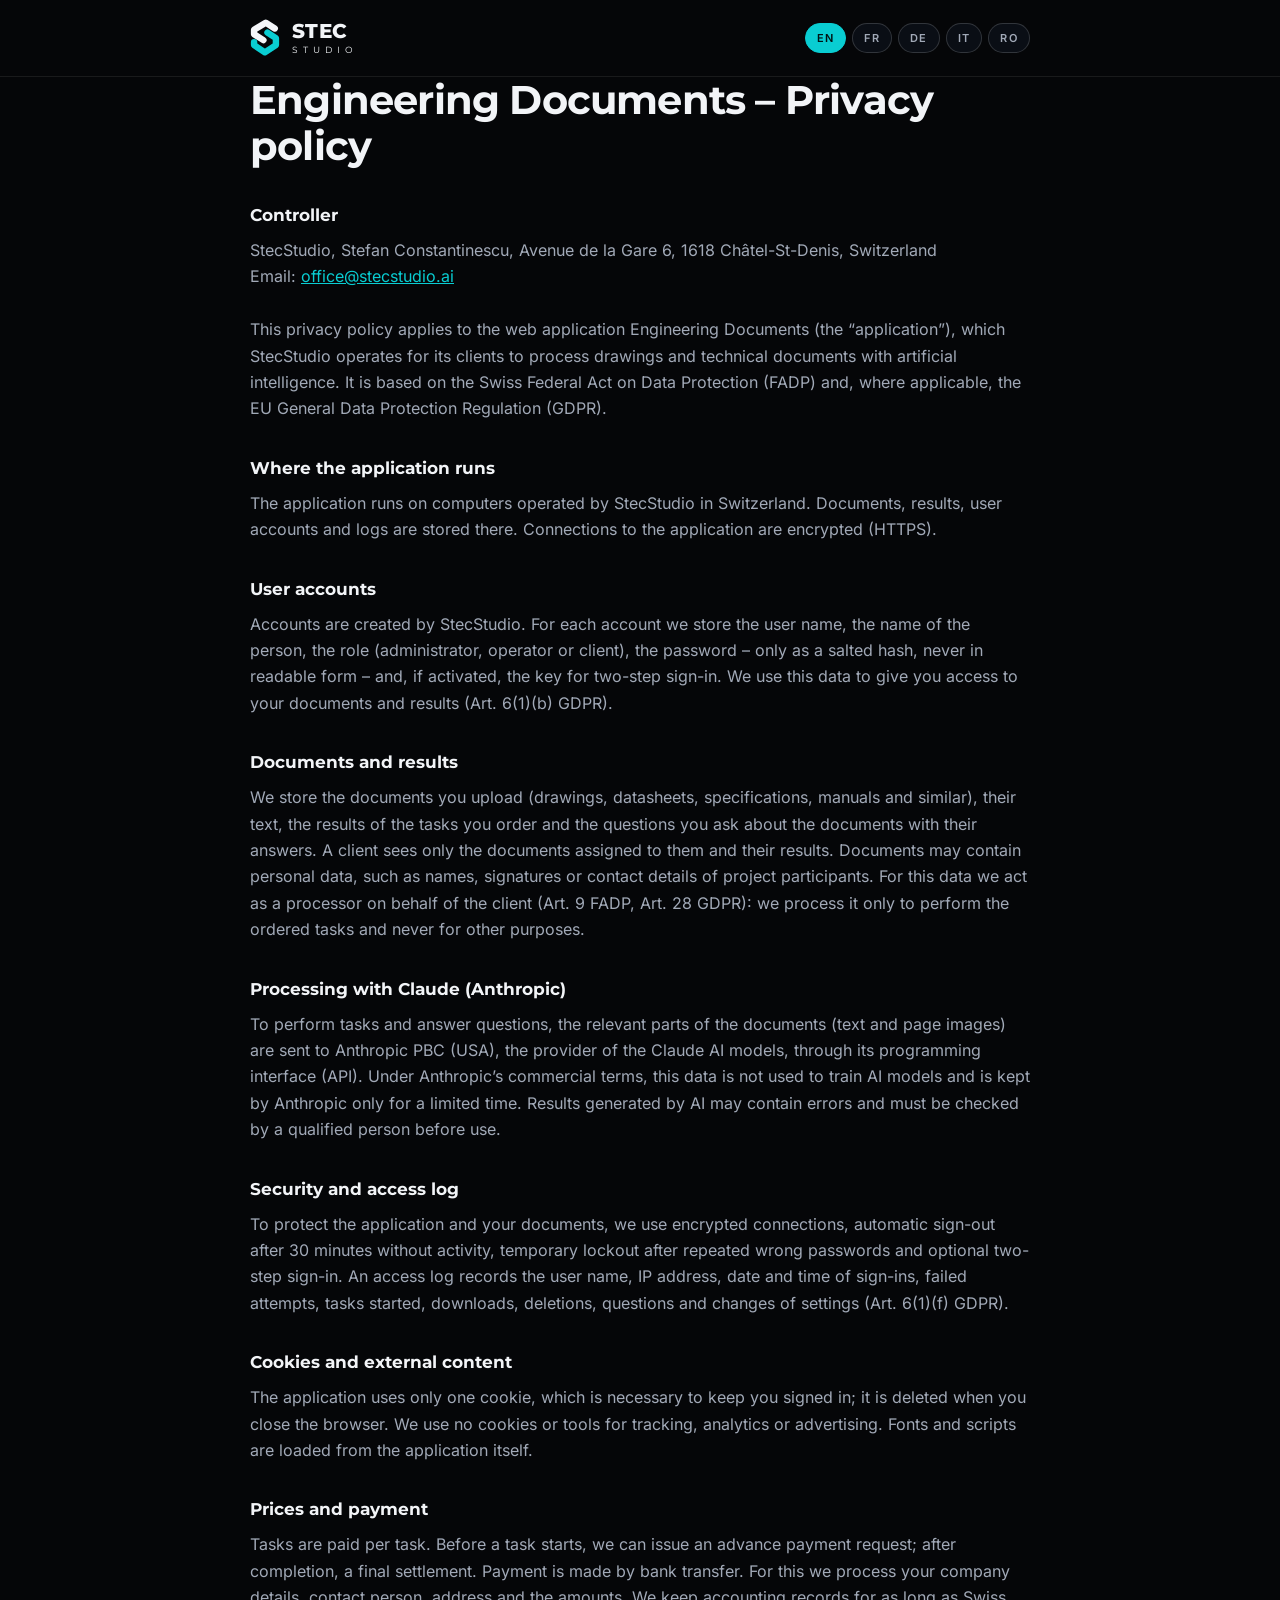
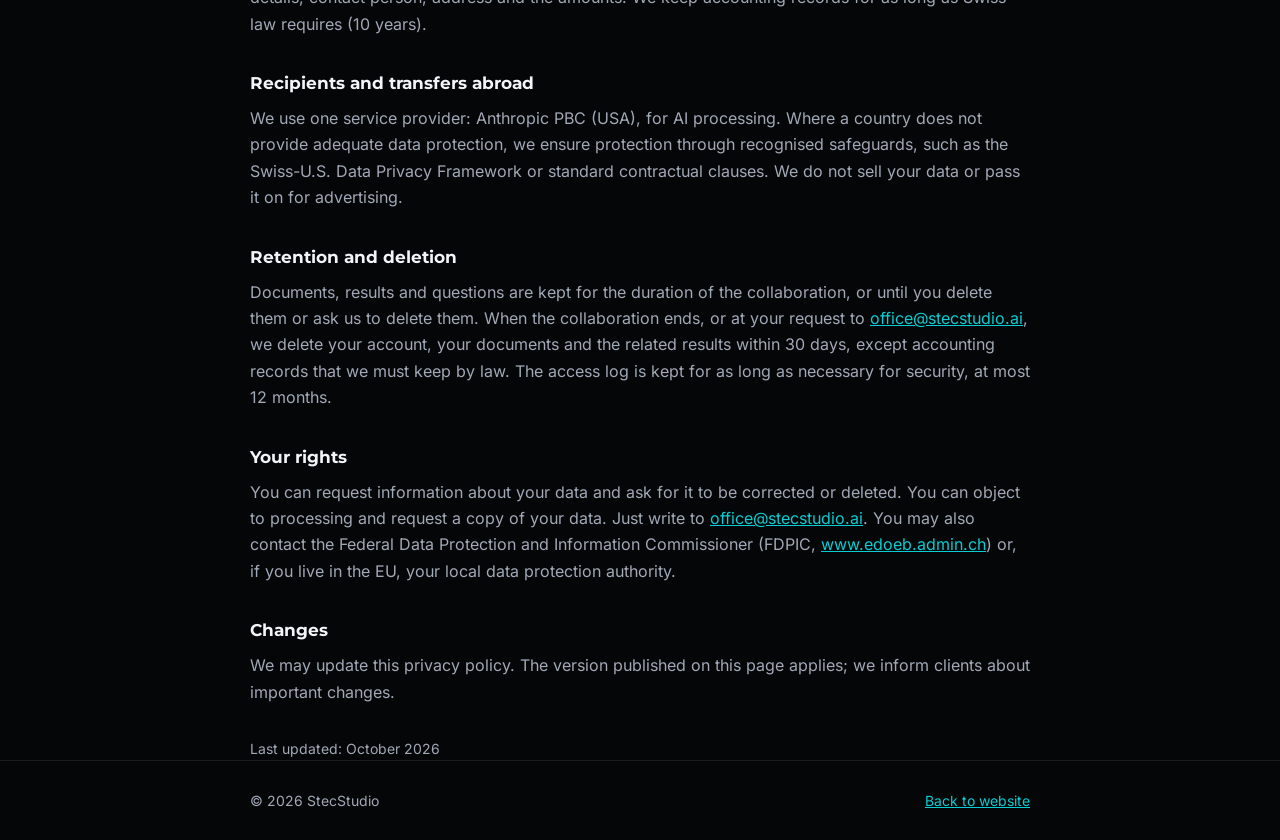
<file: apps/engineering-documents/privacy/index.html>
<!DOCTYPE html>
<html lang="en">
<head>
    <meta charset="UTF-8">
    <meta name="viewport" content="width=device-width, initial-scale=1.0">
    <title>Engineering Documents – Privacy policy | StecStudio</title>
    <meta name="description" content="Privacy policy of the web application Engineering Documents by StecStudio (Switzerland).">
    <meta name="theme-color" content="#050608">
    <link rel="canonical" href="https://stecstudio.ai/apps/engineering-documents/privacy/">
    <link rel="apple-touch-icon" href="/apple-touch-icon.png">
    <link rel="icon" type="image/svg+xml" href="data:image/svg+xml,%3Csvg xmlns='http://www.w3.org/2000/svg' viewBox='0 0 103 134'%3E%3Cpolyline points='85,36 54,16 14,40 14,56 46,76' fill='none' stroke='%23f4f6f9' stroke-width='22' stroke-linecap='round' stroke-linejoin='round'/%3E%3Cpolyline points='60,50 89,69 89,93 51,118 14,93 14,83' fill='none' stroke='%2309cdd2' stroke-width='22' stroke-linecap='round' stroke-linejoin='round'/%3E%3C/svg%3E">
    <link rel="stylesheet" href="/fonts/fonts.css">
    <style>
        :root {
            --bg: #050608; --surface: #0a0e15; --line: rgba(255, 255, 255, .08); --line-strong: rgba(255, 255, 255, .16);
            --text: #f2f4f7; --muted: #a1a9b7; --cyan: #09cdd2;
            --font-display: 'Montserrat', system-ui, -apple-system, 'Segoe UI', sans-serif;
            --font-body: 'Inter', system-ui, -apple-system, 'Segoe UI', sans-serif;
        }
        *, *::before, *::after { box-sizing: border-box; }
        body { margin: 0; font-family: var(--font-body); font-size: 16px; line-height: 1.65; background: var(--bg); color: var(--text); -webkit-font-smoothing: antialiased; }
        a { color: var(--cyan); }
        :focus-visible { outline: 2px solid var(--cyan); outline-offset: 4px; border-radius: 6px; }
        .container { max-width: 820px; margin: 0 auto; padding: 0 20px; }
        header { border-bottom: 1px solid var(--line); }
        header .container { display: flex; align-items: center; justify-content: space-between; gap: 16px; min-height: 76px; flex-wrap: wrap; }
        .brand { display: inline-flex; align-items: center; gap: 12px; color: var(--text); text-decoration: none; }
        .brand svg { width: 30px; height: auto; }
        .wordmark { display: flex; flex-direction: column; font-family: var(--font-display); line-height: 1; }
        .wordmark b { font-weight: 800; font-size: 20px; letter-spacing: .02em; }
        .wordmark span { font-weight: 400; font-size: 8.5px; letter-spacing: .58em; margin-top: 5px; }
        .langs { display: flex; gap: 6px; }
        .langs button { font: 600 11px var(--font-body); letter-spacing: .12em; padding: 7px 11px; border-radius: 999px; cursor: pointer;
            background: var(--surface); color: var(--muted); border: 1px solid var(--line-strong); }
        .langs button:hover { border-color: var(--cyan); color: var(--text); }
        .langs button[aria-pressed="true"] { background: var(--cyan); border-color: var(--cyan); color: #001314; }
        main { padding: 48px 0 64px; }
        h1 { font-family: var(--font-display); font-size: clamp(28px, 6vw, 40px); line-height: 1.15; letter-spacing: -.02em; margin: 0 0 32px; }
        h2 { font-family: var(--font-display); font-size: 17px; margin: 32px 0 8px; }
        p { margin: 0; color: var(--muted); white-space: pre-line; overflow-wrap: anywhere; }
        .date { margin-top: 32px; font-size: 14px; }
        .doc + .doc { margin-top: 72px; padding-top: 48px; border-top: 1px solid var(--line); }
        .js .doc:not(.is-active) { display: none; }
        .js .doc + .doc { margin-top: 0; padding-top: 0; border-top: 0; }
        footer { border-top: 1px solid var(--line); padding: 28px 0; font-size: 14px; color: var(--muted); }
        footer .container { display: flex; justify-content: space-between; gap: 16px; flex-wrap: wrap; }
    </style>
    <script>document.documentElement.classList.add('js');</script>
</head>
<body>
    <header>
        <div class="container">
            <a href="/" class="brand" aria-label="StecStudio">
                <svg viewBox="0 0 103 134" aria-hidden="true"><polyline points="85,36 54,16 14,40 14,56 46,76" fill="none" stroke="#f4f6f9" stroke-width="22" stroke-linecap="round" stroke-linejoin="round"/><polyline points="60,50 89,69 89,93 51,118 14,93 14,83" fill="none" stroke="#09cdd2" stroke-width="22" stroke-linecap="round" stroke-linejoin="round"/></svg>
                <span class="wordmark" aria-hidden="true"><b>STEC</b><span>STUDIO</span></span>
            </a>
            <nav class="langs" aria-label="Language">
                <button type="button" data-lang="en">EN</button>
                <button type="button" data-lang="fr">FR</button>
                <button type="button" data-lang="de">DE</button>
                <button type="button" data-lang="it">IT</button>
                <button type="button" data-lang="ro">RO</button>
            </nav>
        </div>
    </header>

    <main class="container">
        <article class="doc" lang="en" id="en">
            <h1>Engineering Documents – Privacy policy</h1>
            <h2>Controller</h2>
            <p>StecStudio, Stefan Constantinescu, Avenue de la Gare 6, 1618 Châtel-St-Denis, Switzerland
Email: <a href="mailto:office@stecstudio.ai">office@stecstudio.ai</a>

This privacy policy applies to the web application Engineering Documents (the “application”), which StecStudio operates for its clients to process drawings and technical documents with artificial intelligence. It is based on the Swiss Federal Act on Data Protection (FADP) and, where applicable, the EU General Data Protection Regulation (GDPR).</p>
            <h2>Where the application runs</h2>
            <p>The application runs on computers operated by StecStudio in Switzerland. Documents, results, user accounts and logs are stored there. Connections to the application are encrypted (HTTPS).</p>
            <h2>User accounts</h2>
            <p>Accounts are created by StecStudio. For each account we store the user name, the name of the person, the role (administrator, operator or client), the password – only as a salted hash, never in readable form – and, if activated, the key for two-step sign-in. We use this data to give you access to your documents and results (Art. 6(1)(b) GDPR).</p>
            <h2>Documents and results</h2>
            <p>We store the documents you upload (drawings, datasheets, specifications, manuals and similar), their text, the results of the tasks you order and the questions you ask about the documents with their answers. A client sees only the documents assigned to them and their results. Documents may contain personal data, such as names, signatures or contact details of project participants. For this data we act as a processor on behalf of the client (Art. 9 FADP, Art. 28 GDPR): we process it only to perform the ordered tasks and never for other purposes.</p>
            <h2>Processing with Claude (Anthropic)</h2>
            <p>To perform tasks and answer questions, the relevant parts of the documents (text and page images) are sent to Anthropic PBC (USA), the provider of the Claude AI models, through its programming interface (API). Under Anthropic’s commercial terms, this data is not used to train AI models and is kept by Anthropic only for a limited time. Results generated by AI may contain errors and must be checked by a qualified person before use.</p>
            <h2>Security and access log</h2>
            <p>To protect the application and your documents, we use encrypted connections, automatic sign-out after 30 minutes without activity, temporary lockout after repeated wrong passwords and optional two-step sign-in. An access log records the user name, IP address, date and time of sign-ins, failed attempts, tasks started, downloads, deletions, questions and changes of settings (Art. 6(1)(f) GDPR).</p>
            <h2>Cookies and external content</h2>
            <p>The application uses only one cookie, which is necessary to keep you signed in; it is deleted when you close the browser. We use no cookies or tools for tracking, analytics or advertising. Fonts and scripts are loaded from the application itself.</p>
            <h2>Prices and payment</h2>
            <p>Tasks are paid per task. Before a task starts, we can issue an advance payment request; after completion, a final settlement. Payment is made by bank transfer. For this we process your company details, contact person, address and the amounts. We keep accounting records for as long as Swiss law requires (10 years).</p>
            <h2>Recipients and transfers abroad</h2>
            <p>We use one service provider: Anthropic PBC (USA), for AI processing. Where a country does not provide adequate data protection, we ensure protection through recognised safeguards, such as the Swiss-U.S. Data Privacy Framework or standard contractual clauses. We do not sell your data or pass it on for advertising.</p>
            <h2>Retention and deletion</h2>
            <p>Documents, results and questions are kept for the duration of the collaboration, or until you delete them or ask us to delete them. When the collaboration ends, or at your request to <a href="mailto:office@stecstudio.ai">office@stecstudio.ai</a>, we delete your account, your documents and the related results within 30 days, except accounting records that we must keep by law. The access log is kept for as long as necessary for security, at most 12 months.</p>
            <h2>Your rights</h2>
            <p>You can request information about your data and ask for it to be corrected or deleted. You can object to processing and request a copy of your data. Just write to <a href="mailto:office@stecstudio.ai">office@stecstudio.ai</a>. You may also contact the Federal Data Protection and Information Commissioner (FDPIC, <a href="https://www.edoeb.admin.ch" rel="noopener">www.edoeb.admin.ch</a>) or, if you live in the EU, your local data protection authority.</p>
            <h2>Changes</h2>
            <p>We may update this privacy policy. The version published on this page applies; we inform clients about important changes.</p>
            <p class="date">Last updated: October 2026</p>
        </article>

        <article class="doc" lang="fr" id="fr">
            <h1>Engineering Documents – Politique de confidentialité</h1>
            <h2>Responsable du traitement</h2>
            <p>StecStudio, Stefan Constantinescu, Avenue de la Gare 6, 1618 Châtel-St-Denis, Suisse
E-mail : <a href="mailto:office@stecstudio.ai">office@stecstudio.ai</a>

La présente politique s’applique à l’application web Engineering Documents (l’« application »), que StecStudio exploite pour ses clients afin de traiter des plans et des documents techniques avec l’intelligence artificielle. Elle se fonde sur la loi fédérale suisse sur la protection des données (LPD) ainsi que, le cas échéant, sur le règlement général européen sur la protection des données (RGPD).</p>
            <h2>Où fonctionne l’application</h2>
            <p>L’application fonctionne sur des ordinateurs exploités par StecStudio en Suisse. Les documents, résultats, comptes utilisateurs et journaux y sont stockés. Les connexions à l’application sont chiffrées (HTTPS).</p>
            <h2>Comptes utilisateurs</h2>
            <p>Les comptes sont créés par StecStudio. Pour chaque compte, nous enregistrons le nom d’utilisateur, le nom de la personne, le rôle (administrateur, opérateur ou client), le mot de passe – uniquement sous forme de hachage salé, jamais en clair – et, s’il est activé, la clé de connexion en deux étapes. Nous utilisons ces données pour vous donner accès à vos documents et résultats (art. 6, par. 1, let. b RGPD).</p>
            <h2>Documents et résultats</h2>
            <p>Nous stockons les documents que vous importez (plans, fiches techniques, spécifications, manuels, etc.), leur texte, les résultats des tâches commandées ainsi que les questions que vous posez sur les documents, avec leurs réponses. Un client ne voit que les documents qui lui sont attribués et leurs résultats. Les documents peuvent contenir des données personnelles, comme des noms, des signatures ou les coordonnées des intervenants d’un projet. Pour ces données, nous agissons en tant que sous-traitant pour le compte du client (art. 9 LPD, art. 28 RGPD) : nous les traitons uniquement pour exécuter les tâches commandées et jamais à d’autres fins.</p>
            <h2>Traitement avec Claude (Anthropic)</h2>
            <p>Pour exécuter les tâches et répondre aux questions, les parties pertinentes des documents (texte et images des pages) sont envoyées à Anthropic PBC (États-Unis), fournisseur des modèles d’IA Claude, via son interface de programmation (API). Selon les conditions commerciales d’Anthropic, ces données ne sont pas utilisées pour entraîner des modèles d’IA et ne sont conservées par Anthropic que pendant une durée limitée. Les résultats générés par l’IA peuvent contenir des erreurs et doivent être vérifiés par une personne qualifiée avant d’être utilisés.</p>
            <h2>Sécurité et journal d’accès</h2>
            <p>Pour protéger l’application et vos documents, nous utilisons des connexions chiffrées, une déconnexion automatique après 30 minutes d’inactivité, un blocage temporaire après plusieurs mots de passe erronés et une connexion en deux étapes facultative. Un journal d’accès enregistre le nom d’utilisateur, l’adresse IP, la date et l’heure des connexions, des tentatives échouées, des tâches lancées, des téléchargements, des suppressions, des questions et des modifications de paramètres (art. 6, par. 1, let. f RGPD).</p>
            <h2>Cookies et contenus externes</h2>
            <p>L’application n’utilise qu’un seul cookie, nécessaire pour rester connecté ; il est supprimé à la fermeture du navigateur. Nous n’utilisons aucun cookie ni outil de suivi, d’analyse ou de publicité. Les polices et les scripts sont chargés depuis l’application elle-même.</p>
            <h2>Prix et paiement</h2>
            <p>Les tâches sont payées à l’unité. Avant le début d’une tâche, nous pouvons émettre une demande de paiement anticipé ; après son exécution, un décompte final. Le paiement s’effectue par virement bancaire. À cette fin, nous traitons les données de votre entreprise, la personne de contact, l’adresse et les montants. Nous conservons les pièces comptables aussi longtemps que l’exige le droit suisse (10 ans).</p>
            <h2>Destinataires et communication à l’étranger</h2>
            <p>Nous faisons appel à un prestataire : Anthropic PBC (États-Unis), pour le traitement par IA. Lorsqu’un pays n’offre pas un niveau de protection adéquat, nous assurons la protection par des garanties reconnues, comme le Swiss-U.S. Data Privacy Framework ou des clauses contractuelles types. Nous ne vendons pas vos données et ne les transmettons pas à des fins publicitaires.</p>
            <h2>Conservation et suppression</h2>
            <p>Les documents, résultats et questions sont conservés pendant la durée de la collaboration, ou jusqu’à ce que vous les supprimiez ou en demandiez la suppression. À la fin de la collaboration, ou sur demande à <a href="mailto:office@stecstudio.ai">office@stecstudio.ai</a>, nous supprimons votre compte, vos documents et les résultats associés dans un délai de 30 jours, à l’exception des pièces comptables que nous devons conserver en vertu de la loi. Le journal d’accès est conservé aussi longtemps que nécessaire pour la sécurité, au maximum 12 mois.</p>
            <h2>Vos droits</h2>
            <p>Vous pouvez demander l'accès à vos données, ainsi que leur rectification ou leur suppression. Vous pouvez vous opposer au traitement et demander une copie de vos données. Il suffit de nous écrire à <a href="mailto:office@stecstudio.ai">office@stecstudio.ai</a>. Vous pouvez également vous adresser au Préposé fédéral à la protection des données et à la transparence (PFPDT, <a href="https://www.edoeb.admin.ch" rel="noopener">www.edoeb.admin.ch</a>) ou, si vous résidez dans l'UE, à votre autorité de protection des données.</p>
            <h2>Modifications</h2>
            <p>Nous pouvons adapter la présente politique. La version publiée sur cette page fait foi ; nous informons les clients des changements importants.</p>
            <p class="date">Dernière mise à jour : octobre 2026</p>
        </article>

        <article class="doc" lang="de" id="de">
            <h1>Engineering Documents – Datenschutzerklärung</h1>
            <h2>Verantwortliche Stelle</h2>
            <p>StecStudio, Stefan Constantinescu, Avenue de la Gare 6, 1618 Châtel-St-Denis, Schweiz
E-Mail: <a href="mailto:office@stecstudio.ai">office@stecstudio.ai</a>

Diese Datenschutzerklärung gilt für die Webanwendung Engineering Documents (die «Anwendung»), die StecStudio für seine Kunden betreibt, um Zeichnungen und technische Dokumente mit künstlicher Intelligenz zu bearbeiten. Sie richtet sich nach dem Schweizer Bundesgesetz über den Datenschutz (DSG) sowie, soweit anwendbar, nach der EU-Datenschutz-Grundverordnung (DSGVO).</p>
            <h2>Wo die Anwendung läuft</h2>
            <p>Die Anwendung läuft auf Computern, die StecStudio in der Schweiz betreibt. Dokumente, Ergebnisse, Benutzerkonten und Protokolle werden dort gespeichert. Die Verbindungen zur Anwendung sind verschlüsselt (HTTPS).</p>
            <h2>Benutzerkonten</h2>
            <p>Konten werden von StecStudio eingerichtet. Für jedes Konto speichern wir den Benutzernamen, den Namen der Person, die Rolle (Administrator, Operator oder Kunde), das Passwort – nur als gesalzenen Hashwert, nie im Klartext – und, falls aktiviert, den Schlüssel für die Zwei-Schritt-Anmeldung. Wir verwenden diese Daten, um Ihnen Zugang zu Ihren Dokumenten und Ergebnissen zu geben (Art. 6 Abs. 1 lit. b DSGVO).</p>
            <h2>Dokumente und Ergebnisse</h2>
            <p>Wir speichern die Dokumente, die Sie hochladen (Zeichnungen, Datenblätter, Spezifikationen, Handbücher und Ähnliches), deren Text, die Ergebnisse der bestellten Aufgaben sowie die Fragen, die Sie zu den Dokumenten stellen, mit den Antworten. Ein Kunde sieht nur die ihm zugewiesenen Dokumente und deren Ergebnisse. Dokumente können Personendaten enthalten, etwa Namen, Unterschriften oder Kontaktdaten von Projektbeteiligten. Für diese Daten handeln wir als Auftragsbearbeiter des Kunden (Art. 9 DSG, Art. 28 DSGVO): Wir bearbeiten sie nur zur Ausführung der bestellten Aufgaben und nie zu anderen Zwecken.</p>
            <h2>Bearbeitung mit Claude (Anthropic)</h2>
            <p>Zur Ausführung der Aufgaben und zur Beantwortung von Fragen werden die relevanten Teile der Dokumente (Text und Seitenbilder) über die Programmierschnittstelle (API) an Anthropic PBC (USA) gesendet, den Anbieter der KI-Modelle Claude. Gemäss den kommerziellen Bedingungen von Anthropic werden diese Daten nicht zum Training von KI-Modellen verwendet und von Anthropic nur für begrenzte Zeit aufbewahrt. Von KI erzeugte Ergebnisse können Fehler enthalten und müssen vor der Verwendung von einer fachkundigen Person geprüft werden.</p>
            <h2>Sicherheit und Zugriffsprotokoll</h2>
            <p>Zum Schutz der Anwendung und Ihrer Dokumente verwenden wir verschlüsselte Verbindungen, automatische Abmeldung nach 30 Minuten Inaktivität, vorübergehende Sperrung nach wiederholt falschen Passwörtern und eine optionale Zwei-Schritt-Anmeldung. Ein Zugriffsprotokoll erfasst Benutzername, IP-Adresse, Datum und Uhrzeit von Anmeldungen, Fehlversuchen, gestarteten Aufgaben, Downloads, Löschungen, Fragen und Änderungen von Einstellungen (Art. 6 Abs. 1 lit. f DSGVO).</p>
            <h2>Cookies und externe Inhalte</h2>
            <p>Die Anwendung verwendet nur ein Cookie, das für die Anmeldung erforderlich ist; es wird beim Schliessen des Browsers gelöscht. Wir verwenden keine Cookies oder Tools für Tracking, Analyse oder Werbung. Schriften und Skripte werden von der Anwendung selbst geladen.</p>
            <h2>Preise und Zahlung</h2>
            <p>Bezahlt wird pro Aufgabe. Vor dem Start einer Aufgabe können wir eine Vorauszahlungsanforderung ausstellen, nach Abschluss eine Schlussabrechnung. Die Zahlung erfolgt per Banküberweisung. Dafür bearbeiten wir Ihre Firmenangaben, die Kontaktperson, die Adresse und die Beträge. Buchhaltungsunterlagen bewahren wir so lange auf, wie es das Schweizer Recht verlangt (10 Jahre).</p>
            <h2>Empfänger und Bekanntgabe ins Ausland</h2>
            <p>Wir setzen einen Dienstleister ein: Anthropic PBC (USA) für die KI-Bearbeitung. Bietet ein Staat keinen angemessenen Datenschutz, stellen wir den Schutz durch anerkannte Garantien sicher, etwa das Swiss-U.S. Data Privacy Framework oder Standardvertragsklauseln. Wir verkaufen Ihre Daten nicht und geben sie nicht zu Werbezwecken weiter.</p>
            <h2>Aufbewahrung und Löschung</h2>
            <p>Dokumente, Ergebnisse und Fragen werden für die Dauer der Zusammenarbeit aufbewahrt oder bis Sie sie löschen oder deren Löschung verlangen. Nach Ende der Zusammenarbeit oder auf Ihre Anfrage an <a href="mailto:office@stecstudio.ai">office@stecstudio.ai</a> löschen wir Ihr Konto, Ihre Dokumente und die zugehörigen Ergebnisse innert 30 Tagen, ausgenommen Buchhaltungsunterlagen, die wir gesetzlich aufbewahren müssen. Das Zugriffsprotokoll wird so lange aufbewahrt, wie es für die Sicherheit nötig ist, höchstens 12 Monate.</p>
            <h2>Ihre Rechte</h2>
            <p>Sie können Auskunft über Ihre Daten verlangen und deren Berichtigung oder Löschung beantragen. Sie können der Bearbeitung widersprechen und eine Kopie Ihrer Daten verlangen. Schreiben Sie uns dazu an <a href="mailto:office@stecstudio.ai">office@stecstudio.ai</a>. Zudem können Sie sich an den Eidgenössischen Datenschutz- und Öffentlichkeitsbeauftragten (EDÖB, <a href="https://www.edoeb.admin.ch" rel="noopener">www.edoeb.admin.ch</a>) oder, wenn Sie in der EU wohnen, an Ihre zuständige Datenschutzbehörde wenden.</p>
            <h2>Änderungen</h2>
            <p>Wir können diese Datenschutzerklärung anpassen. Es gilt die auf dieser Seite veröffentlichte Fassung; über wesentliche Änderungen informieren wir die Kunden.</p>
            <p class="date">Stand: Oktober 2026</p>
        </article>

        <article class="doc" lang="it" id="it">
            <h1>Engineering Documents – Informativa sulla privacy</h1>
            <h2>Titolare del trattamento</h2>
            <p>StecStudio, Stefan Constantinescu, Avenue de la Gare 6, 1618 Châtel-St-Denis, Svizzera
E-mail: <a href="mailto:office@stecstudio.ai">office@stecstudio.ai</a>

La presente informativa si applica all’applicazione web Engineering Documents (l’«applicazione»), che StecStudio gestisce per i propri clienti per elaborare disegni e documenti tecnici con l’intelligenza artificiale. Si basa sulla legge federale svizzera sulla protezione dei dati (LPD) e, ove applicabile, sul regolamento generale europeo sulla protezione dei dati (GDPR).</p>
            <h2>Dove funziona l’applicazione</h2>
            <p>L’applicazione funziona su computer gestiti da StecStudio in Svizzera. Documenti, risultati, account utente e registri sono conservati lì. Le connessioni all’applicazione sono cifrate (HTTPS).</p>
            <h2>Account utente</h2>
            <p>Gli account sono creati da StecStudio. Per ogni account conserviamo il nome utente, il nome della persona, il ruolo (amministratore, operatore o cliente), la password – solo come hash con salt, mai in chiaro – e, se attivata, la chiave per l’accesso in due passaggi. Usiamo questi dati per darti accesso ai tuoi documenti e risultati (art. 6 par. 1 lett. b GDPR).</p>
            <h2>Documenti e risultati</h2>
            <p>Conserviamo i documenti che carichi (disegni, schede tecniche, specifiche, manuali e simili), il loro testo, i risultati delle attività richieste e le domande che poni sui documenti, con le risposte. Un cliente vede solo i documenti a lui assegnati e i relativi risultati. I documenti possono contenere dati personali, come nomi, firme o recapiti dei partecipanti a un progetto. Per questi dati agiamo come responsabile del trattamento per conto del cliente (art. 9 LPD, art. 28 GDPR): li trattiamo solo per eseguire le attività richieste e mai per altri scopi.</p>
            <h2>Elaborazione con Claude (Anthropic)</h2>
            <p>Per eseguire le attività e rispondere alle domande, le parti rilevanti dei documenti (testo e immagini delle pagine) vengono inviate ad Anthropic PBC (USA), fornitore dei modelli di IA Claude, tramite la sua interfaccia di programmazione (API). Secondo le condizioni commerciali di Anthropic, questi dati non vengono usati per addestrare modelli di IA e vengono conservati da Anthropic solo per un periodo limitato. I risultati generati dall’IA possono contenere errori e devono essere verificati da una persona qualificata prima dell’uso.</p>
            <h2>Sicurezza e registro degli accessi</h2>
            <p>Per proteggere l’applicazione e i tuoi documenti usiamo connessioni cifrate, disconnessione automatica dopo 30 minuti di inattività, blocco temporaneo dopo ripetute password errate e un accesso in due passaggi facoltativo. Un registro degli accessi annota nome utente, indirizzo IP, data e ora di accessi, tentativi falliti, attività avviate, download, eliminazioni, domande e modifiche delle impostazioni (art. 6 par. 1 lett. f GDPR).</p>
            <h2>Cookie e contenuti esterni</h2>
            <p>L’applicazione usa un solo cookie, necessario per restare connessi; viene eliminato alla chiusura del browser. Non usiamo cookie né strumenti di tracciamento, analisi o pubblicità. Caratteri e script vengono caricati dall’applicazione stessa.</p>
            <h2>Prezzi e pagamento</h2>
            <p>Si paga per attività. Prima dell’avvio di un’attività possiamo emettere una richiesta di pagamento anticipato; al termine, un conteggio finale. Il pagamento avviene tramite bonifico bancario. A tal fine trattiamo i dati della tua azienda, la persona di contatto, l’indirizzo e gli importi. Conserviamo i documenti contabili per il tempo richiesto dal diritto svizzero (10 anni).</p>
            <h2>Destinatari e comunicazione all’estero</h2>
            <p>Ci avvaliamo di un fornitore: Anthropic PBC (USA), per l’elaborazione IA. Se un paese non garantisce una protezione adeguata, assicuriamo la tutela tramite garanzie riconosciute, come lo Swiss-U.S. Data Privacy Framework o clausole contrattuali standard. Non vendiamo i tuoi dati e non li trasmettiamo per scopi pubblicitari.</p>
            <h2>Conservazione e cancellazione</h2>
            <p>Documenti, risultati e domande sono conservati per la durata della collaborazione, o finché non li elimini o ne chiedi l’eliminazione. Al termine della collaborazione, o su richiesta a <a href="mailto:office@stecstudio.ai">office@stecstudio.ai</a>, eliminiamo il tuo account, i tuoi documenti e i risultati collegati entro 30 giorni, ad eccezione dei documenti contabili che siamo tenuti a conservare per legge. Il registro degli accessi è conservato per il tempo necessario alla sicurezza, al massimo 12 mesi.</p>
            <h2>I tuoi diritti</h2>
            <p>Puoi chiedere l'accesso ai tuoi dati, la loro rettifica o cancellazione. Puoi opporti al trattamento e richiedere una copia dei tuoi dati. Basta scriverci a <a href="mailto:office@stecstudio.ai">office@stecstudio.ai</a>. Puoi inoltre rivolgerti all'Incaricato federale della protezione dei dati e della trasparenza (IFPDT, <a href="https://www.edoeb.admin.ch" rel="noopener">www.edoeb.admin.ch</a>) o, se risiedi nell'UE, alla tua autorità di protezione dei dati.</p>
            <h2>Modifiche</h2>
            <p>Possiamo aggiornare la presente informativa. Fa fede la versione pubblicata su questa pagina; informiamo i clienti delle modifiche importanti.</p>
            <p class="date">Ultimo aggiornamento: ottobre 2026</p>
        </article>

        <article class="doc" lang="ro" id="ro">
            <h1>Engineering Documents – Politica de confidențialitate</h1>
            <h2>Operatorul datelor</h2>
            <p>StecStudio, Stefan Constantinescu, Avenue de la Gare 6, 1618 Châtel-St-Denis, Elveția
Email: <a href="mailto:office@stecstudio.ai">office@stecstudio.ai</a>

Această politică se aplică aplicației web Engineering Documents („aplicația”), pe care StecStudio o operează pentru clienții săi, pentru a prelucra desene și documente tehnice cu ajutorul inteligenței artificiale. Are la bază legea federală elvețiană privind protecția datelor (nLPD) și, unde se aplică, Regulamentul general european privind protecția datelor (GDPR).</p>
            <h2>Unde rulează aplicația</h2>
            <p>Aplicația rulează pe calculatoare operate de StecStudio în Elveția. Documentele, rezultatele, conturile de utilizator și jurnalele sunt stocate acolo. Conexiunile la aplicație sunt criptate (HTTPS).</p>
            <h2>Conturile de utilizator</h2>
            <p>Conturile sunt create de StecStudio. Pentru fiecare cont stocăm numele de utilizator, numele persoanei, rolul (administrator, operator sau client), parola – doar ca hash cu salt, niciodată în clar – și, dacă este activată, cheia pentru autentificarea în doi pași. Folosim aceste date pentru a-ți oferi acces la documentele și rezultatele tale (art. 6 alin. 1 lit. b GDPR).</p>
            <h2>Documente și rezultate</h2>
            <p>Stocăm documentele pe care le încarci (desene, fișe tehnice, specificații, manuale și altele asemenea), textul lor, rezultatele sarcinilor comandate, precum și întrebările pe care le pui despre documente, împreună cu răspunsurile. Un client vede doar documentele care îi sunt atribuite și rezultatele lor. Documentele pot conține date personale, de exemplu nume, semnături sau date de contact ale participanților la proiect. Pentru aceste date acționăm ca persoană împuternicită de client (art. 9 nLPD, art. 28 GDPR): le prelucrăm doar pentru a executa sarcinile comandate și niciodată în alte scopuri.</p>
            <h2>Prelucrarea cu Claude (Anthropic)</h2>
            <p>Pentru a executa sarcinile și a răspunde la întrebări, părțile relevante din documente (text și imagini ale paginilor) sunt trimise prin interfața de programare (API) către Anthropic PBC (SUA), furnizorul modelelor de inteligență artificială Claude. Conform condițiilor comerciale Anthropic, aceste date nu sunt folosite pentru antrenarea modelelor AI și sunt păstrate de Anthropic doar pentru o perioadă limitată. Rezultatele generate de AI pot conține erori și trebuie verificate de o persoană calificată înainte de utilizare.</p>
            <h2>Securitate și jurnalul de acces</h2>
            <p>Pentru a proteja aplicația și documentele tale folosim conexiuni criptate, deconectare automată după 30 de minute de inactivitate, blocare temporară după parole greșite repetate și autentificare opțională în doi pași. Un jurnal de acces înregistrează numele de utilizator, adresa IP, data și ora autentificărilor, încercărilor eșuate, sarcinilor pornite, descărcărilor, ștergerilor, întrebărilor și modificărilor de setări (art. 6 alin. 1 lit. f GDPR).</p>
            <h2>Cookies și conținut extern</h2>
            <p>Aplicația folosește un singur cookie, necesar pentru a rămâne autentificat; acesta este șters când închizi browserul. Nu folosim cookies sau instrumente de urmărire, analiză sau publicitate. Fonturile și scripturile sunt încărcate din aplicația însăși.</p>
            <h2>Prețuri și plată</h2>
            <p>Plata se face per sarcină. Înainte de începerea unei sarcini putem emite o cerere de plată în avans, iar după finalizare un decont final. Plata se face prin transfer bancar. În acest scop prelucrăm datele firmei tale, persoana de contact, adresa și sumele. Păstrăm documentele contabile atât timp cât o cere legea elvețiană (10 ani).</p>
            <h2>Destinatari și transfer în străinătate</h2>
            <p>Folosim un singur furnizor: Anthropic PBC (SUA), pentru prelucrarea cu AI. Când o țară nu oferă un nivel adecvat de protecție, asigurăm protecția prin garanții recunoscute, cum ar fi Swiss-U.S. Data Privacy Framework sau clauze contractuale standard. Nu vindem datele tale și nu le transmitem în scopuri publicitare.</p>
            <h2>Păstrarea și ștergerea datelor</h2>
            <p>Documentele, rezultatele și întrebările sunt păstrate pe durata colaborării sau până când le ștergi ori ne ceri ștergerea lor. La încheierea colaborării sau la cererea ta trimisă la <a href="mailto:office@stecstudio.ai">office@stecstudio.ai</a>, ștergem contul, documentele și rezultatele asociate în cel mult 30 de zile, cu excepția documentelor contabile pe care trebuie să le păstrăm conform legii. Jurnalul de acces este păstrat cât timp este necesar pentru securitate, cel mult 12 luni.</p>
            <h2>Drepturile tale</h2>
            <p>Poți cere acces la datele tale, corectarea sau ștergerea lor. Te poți opune prelucrării și poți cere o copie a datelor. Este suficient să ne scrii la <a href="mailto:office@stecstudio.ai">office@stecstudio.ai</a>. De asemenea, te poți adresa Comisarului federal pentru protecția datelor și transparență (PFPDT/EDÖB, <a href="https://www.edoeb.admin.ch" rel="noopener">www.edoeb.admin.ch</a>) sau, dacă locuiești în UE, autorității de protecție a datelor din țara ta.</p>
            <h2>Modificări</h2>
            <p>Putem actualiza această politică. Este valabilă versiunea publicată pe această pagină; informăm clienții despre modificările importante.</p>
            <p class="date">Ultima actualizare: octombrie 2026</p>
        </article>
    </main>

    <footer>
        <div class="container">
            <span>&copy; 2026 StecStudio</span>
            <a href="/" id="back">Back to website</a>
        </div>
    </footer>

    <script>
        (() => {
            const LANGS = ["en", "fr", "de", "it", "ro"];
            const BACK = { en: "Back to website", fr: "Retour au site", de: "Zurück zur Website", it: "Torna al sito", ro: "Înapoi la site" };
            const TITLE = { en: "Engineering Documents – Privacy policy", fr: "Engineering Documents – Politique de confidentialité", de: "Engineering Documents – Datenschutzerklärung", it: "Engineering Documents – Informativa sulla privacy", ro: "Engineering Documents – Politica de confidențialitate" };
            const store = {
                get(k) { try { return localStorage.getItem(k); } catch (e) { return null; } },
                set(k, v) { try { localStorage.setItem(k, v); } catch (e) { /* storage unavailable */ } }
            };
            function show(lang) {
                document.querySelectorAll('.doc').forEach(d => d.classList.toggle('is-active', d.lang === lang));
                document.querySelectorAll('.langs button').forEach(b => b.setAttribute('aria-pressed', String(b.dataset.lang === lang)));
                document.documentElement.lang = lang;
                document.title = TITLE[lang] + ' | StecStudio';
                document.getElementById('back').textContent = BACK[lang];
            }
            // Language: ?lang=xx or #xx in the URL, then the choice made on the main site, then the browser language
            const fromUrl = (new URLSearchParams(location.search).get('lang') || location.hash.slice(1)).toLowerCase();
            const saved = store.get('preferredLang');
            const browser = (navigator.languages || [navigator.language || 'en']).map(l => l.slice(0, 2).toLowerCase()).find(l => LANGS.includes(l));
            show([fromUrl, saved, browser].find(l => LANGS.includes(l)) || 'en');
            document.querySelectorAll('.langs button').forEach(b => b.addEventListener('click', () => {
                show(b.dataset.lang);
                store.set('preferredLang', b.dataset.lang);
                b.blur();
            }));
        })();
    </script>
</body>
</html>
</file>
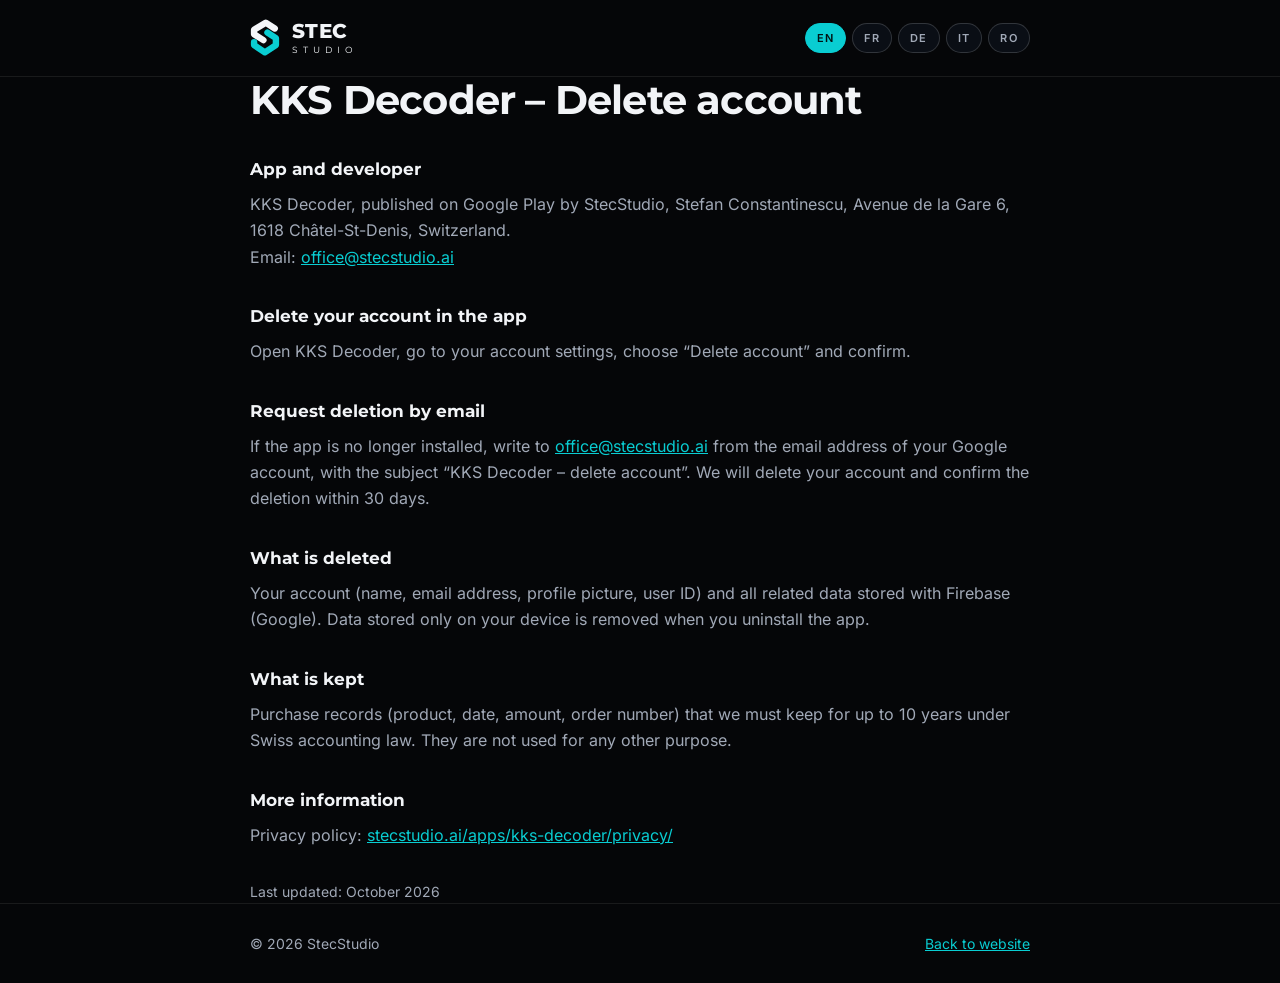
<file: apps/kks-decoder/delete-account/index.html>
<!DOCTYPE html>
<html lang="en">
<head>
    <meta charset="UTF-8">
    <meta name="viewport" content="width=device-width, initial-scale=1.0">
    <title>KKS Decoder – Delete account | StecStudio</title>
    <meta name="description" content="How to delete your KKS Decoder account and data.">
    <meta name="theme-color" content="#050608">
    <link rel="canonical" href="https://stecstudio.ai/apps/kks-decoder/delete-account/">
    <link rel="apple-touch-icon" href="/apple-touch-icon.png">
    <link rel="icon" type="image/svg+xml" href="data:image/svg+xml,%3Csvg xmlns='http://www.w3.org/2000/svg' viewBox='0 0 103 134'%3E%3Cpolyline points='85,36 54,16 14,40 14,56 46,76' fill='none' stroke='%23f4f6f9' stroke-width='22' stroke-linecap='round' stroke-linejoin='round'/%3E%3Cpolyline points='60,50 89,69 89,93 51,118 14,93 14,83' fill='none' stroke='%2309cdd2' stroke-width='22' stroke-linecap='round' stroke-linejoin='round'/%3E%3C/svg%3E">
    <link rel="stylesheet" href="/fonts/fonts.css">
    <style>
        :root {
            --bg: #050608; --surface: #0a0e15; --line: rgba(255, 255, 255, .08); --line-strong: rgba(255, 255, 255, .16);
            --text: #f2f4f7; --muted: #a1a9b7; --cyan: #09cdd2;
            --font-display: 'Montserrat', system-ui, -apple-system, 'Segoe UI', sans-serif;
            --font-body: 'Inter', system-ui, -apple-system, 'Segoe UI', sans-serif;
        }
        *, *::before, *::after { box-sizing: border-box; }
        body { margin: 0; font-family: var(--font-body); font-size: 16px; line-height: 1.65; background: var(--bg); color: var(--text); -webkit-font-smoothing: antialiased; }
        a { color: var(--cyan); }
        :focus-visible { outline: 2px solid var(--cyan); outline-offset: 4px; border-radius: 6px; }
        .container { max-width: 820px; margin: 0 auto; padding: 0 20px; }
        header { border-bottom: 1px solid var(--line); }
        header .container { display: flex; align-items: center; justify-content: space-between; gap: 16px; min-height: 76px; flex-wrap: wrap; }
        .brand { display: inline-flex; align-items: center; gap: 12px; color: var(--text); text-decoration: none; }
        .brand svg { width: 30px; height: auto; }
        .wordmark { display: flex; flex-direction: column; font-family: var(--font-display); line-height: 1; }
        .wordmark b { font-weight: 800; font-size: 20px; letter-spacing: .02em; }
        .wordmark span { font-weight: 400; font-size: 8.5px; letter-spacing: .58em; margin-top: 5px; }
        .langs { display: flex; gap: 6px; }
        .langs button { font: 600 11px var(--font-body); letter-spacing: .12em; padding: 7px 11px; border-radius: 999px; cursor: pointer;
            background: var(--surface); color: var(--muted); border: 1px solid var(--line-strong); }
        .langs button:hover { border-color: var(--cyan); color: var(--text); }
        .langs button[aria-pressed="true"] { background: var(--cyan); border-color: var(--cyan); color: #001314; }
        main { padding: 48px 0 64px; }
        h1 { font-family: var(--font-display); font-size: clamp(28px, 6vw, 40px); line-height: 1.15; letter-spacing: -.02em; margin: 0 0 32px; }
        h2 { font-family: var(--font-display); font-size: 17px; margin: 32px 0 8px; }
        p { margin: 0; color: var(--muted); white-space: pre-line; overflow-wrap: anywhere; }
        .date { margin-top: 32px; font-size: 14px; }
        .doc + .doc { margin-top: 72px; padding-top: 48px; border-top: 1px solid var(--line); }
        .js .doc:not(.is-active) { display: none; }
        .js .doc + .doc { margin-top: 0; padding-top: 0; border-top: 0; }
        footer { border-top: 1px solid var(--line); padding: 28px 0; font-size: 14px; color: var(--muted); }
        footer .container { display: flex; justify-content: space-between; gap: 16px; flex-wrap: wrap; }
    </style>
    <script>document.documentElement.classList.add('js');</script>
</head>
<body>
    <header>
        <div class="container">
            <a href="/" class="brand" aria-label="StecStudio">
                <svg viewBox="0 0 103 134" aria-hidden="true"><polyline points="85,36 54,16 14,40 14,56 46,76" fill="none" stroke="#f4f6f9" stroke-width="22" stroke-linecap="round" stroke-linejoin="round"/><polyline points="60,50 89,69 89,93 51,118 14,93 14,83" fill="none" stroke="#09cdd2" stroke-width="22" stroke-linecap="round" stroke-linejoin="round"/></svg>
                <span class="wordmark" aria-hidden="true"><b>STEC</b><span>STUDIO</span></span>
            </a>
            <nav class="langs" aria-label="Language">
                <button type="button" data-lang="en">EN</button>
                <button type="button" data-lang="fr">FR</button>
                <button type="button" data-lang="de">DE</button>
                <button type="button" data-lang="it">IT</button>
                <button type="button" data-lang="ro">RO</button>
            </nav>
        </div>
    </header>

    <main class="container">
        <article class="doc" lang="en" id="en">
            <h1>KKS Decoder – Delete account</h1>
            <h2>App and developer</h2>
            <p>KKS Decoder, published on Google Play by StecStudio, Stefan Constantinescu, Avenue de la Gare 6, 1618 Châtel-St-Denis, Switzerland.
Email: <a href="mailto:office@stecstudio.ai">office@stecstudio.ai</a></p>
            <h2>Delete your account in the app</h2>
            <p>Open KKS Decoder, go to your account settings, choose “Delete account” and confirm.</p>
            <h2>Request deletion by email</h2>
            <p>If the app is no longer installed, write to <a href="mailto:office@stecstudio.ai">office@stecstudio.ai</a> from the email address of your Google account, with the subject “KKS Decoder – delete account”. We will delete your account and confirm the deletion within 30 days.</p>
            <h2>What is deleted</h2>
            <p>Your account (name, email address, profile picture, user ID) and all related data stored with Firebase (Google). Data stored only on your device is removed when you uninstall the app.</p>
            <h2>What is kept</h2>
            <p>Purchase records (product, date, amount, order number) that we must keep for up to 10 years under Swiss accounting law. They are not used for any other purpose.</p>
            <h2>More information</h2>
            <p>Privacy policy: <a href="https://stecstudio.ai/apps/kks-decoder/privacy/">stecstudio.ai/apps/kks-decoder/privacy/</a></p>
            <p class="date">Last updated: October 2026</p>
        </article>

        <article class="doc" lang="fr" id="fr">
            <h1>KKS Decoder – Supprimer le compte</h1>
            <h2>Application et développeur</h2>
            <p>KKS Decoder, publiée sur Google Play par StecStudio, Stefan Constantinescu, Avenue de la Gare 6, 1618 Châtel-St-Denis, Suisse.
E-mail : <a href="mailto:office@stecstudio.ai">office@stecstudio.ai</a></p>
            <h2>Supprimer votre compte dans l’application</h2>
            <p>Ouvrez KKS Decoder, allez dans les paramètres du compte, choisissez « Supprimer le compte » et confirmez.</p>
            <h2>Demander la suppression par e-mail</h2>
            <p>Si l’application n’est plus installée, écrivez à <a href="mailto:office@stecstudio.ai">office@stecstudio.ai</a> depuis l’adresse e-mail de votre compte Google, avec l’objet « KKS Decoder – supprimer le compte ». Nous supprimerons votre compte et confirmerons la suppression dans un délai de 30 jours.</p>
            <h2>Données supprimées</h2>
            <p>Votre compte (nom, adresse e-mail, photo de profil, identifiant utilisateur) et toutes les données associées stockées chez Firebase (Google). Les données stockées uniquement sur votre appareil sont supprimées lorsque vous désinstallez l’application.</p>
            <h2>Données conservées</h2>
            <p>Les justificatifs d’achat (produit, date, montant, numéro de commande) que nous devons conserver jusqu’à 10 ans en vertu du droit comptable suisse. Ils ne sont utilisés à aucune autre fin.</p>
            <h2>Plus d’informations</h2>
            <p>Politique de confidentialité : <a href="https://stecstudio.ai/apps/kks-decoder/privacy/">stecstudio.ai/apps/kks-decoder/privacy/</a></p>
            <p class="date">Dernière mise à jour : octobre 2026</p>
        </article>

        <article class="doc" lang="de" id="de">
            <h1>KKS Decoder – Konto löschen</h1>
            <h2>App und Entwickler</h2>
            <p>KKS Decoder, bei Google Play veröffentlicht von StecStudio, Stefan Constantinescu, Avenue de la Gare 6, 1618 Châtel-St-Denis, Schweiz.
E-Mail: <a href="mailto:office@stecstudio.ai">office@stecstudio.ai</a></p>
            <h2>Konto in der App löschen</h2>
            <p>Öffnen Sie KKS Decoder, gehen Sie zu den Kontoeinstellungen, wählen Sie «Konto löschen» und bestätigen Sie.</p>
            <h2>Löschung per E-Mail beantragen</h2>
            <p>Ist die App nicht mehr installiert, schreiben Sie von der E-Mail-Adresse Ihres Google-Kontos an <a href="mailto:office@stecstudio.ai">office@stecstudio.ai</a>, Betreff «KKS Decoder – Konto löschen». Wir löschen Ihr Konto und bestätigen die Löschung innert 30 Tagen.</p>
            <h2>Was gelöscht wird</h2>
            <p>Ihr Konto (Name, E-Mail-Adresse, Profilbild, Nutzer-ID) und alle zugehörigen, bei Firebase (Google) gespeicherten Daten. Nur auf Ihrem Gerät gespeicherte Daten werden beim Deinstallieren der App entfernt.</p>
            <h2>Was aufbewahrt wird</h2>
            <p>Kaufbelege (Produkt, Datum, Betrag, Bestellnummer), die wir nach Schweizer Buchführungsrecht bis zu 10 Jahre aufbewahren müssen. Sie werden zu keinem anderen Zweck verwendet.</p>
            <h2>Weitere Informationen</h2>
            <p>Datenschutzerklärung: <a href="https://stecstudio.ai/apps/kks-decoder/privacy/">stecstudio.ai/apps/kks-decoder/privacy/</a></p>
            <p class="date">Stand: Oktober 2026</p>
        </article>

        <article class="doc" lang="it" id="it">
            <h1>KKS Decoder – Eliminare l’account</h1>
            <h2>App e sviluppatore</h2>
            <p>KKS Decoder, pubblicata su Google Play da StecStudio, Stefan Constantinescu, Avenue de la Gare 6, 1618 Châtel-St-Denis, Svizzera.
E-mail: <a href="mailto:office@stecstudio.ai">office@stecstudio.ai</a></p>
            <h2>Eliminare l’account nell’app</h2>
            <p>Apri KKS Decoder, vai alle impostazioni dell’account, scegli «Elimina account» e conferma.</p>
            <h2>Richiedere l’eliminazione via e-mail</h2>
            <p>Se l’app non è più installata, scrivi a <a href="mailto:office@stecstudio.ai">office@stecstudio.ai</a> dall’indirizzo e-mail del tuo account Google, con oggetto «KKS Decoder – elimina account». Elimineremo il tuo account e confermeremo l’eliminazione entro 30 giorni.</p>
            <h2>Dati eliminati</h2>
            <p>Il tuo account (nome, indirizzo e-mail, immagine del profilo, ID utente) e tutti i dati collegati conservati presso Firebase (Google). I dati salvati solo sul tuo dispositivo vengono rimossi quando disinstalli l’app.</p>
            <h2>Dati conservati</h2>
            <p>I giustificativi d’acquisto (prodotto, data, importo, numero d’ordine) che siamo tenuti a conservare fino a 10 anni secondo il diritto contabile svizzero. Non vengono usati per nessun altro scopo.</p>
            <h2>Ulteriori informazioni</h2>
            <p>Informativa sulla privacy: <a href="https://stecstudio.ai/apps/kks-decoder/privacy/">stecstudio.ai/apps/kks-decoder/privacy/</a></p>
            <p class="date">Ultimo aggiornamento: ottobre 2026</p>
        </article>

        <article class="doc" lang="ro" id="ro">
            <h1>KKS Decoder – Ștergerea contului</h1>
            <h2>Aplicația și dezvoltatorul</h2>
            <p>KKS Decoder, publicată pe Google Play de StecStudio, Stefan Constantinescu, Avenue de la Gare 6, 1618 Châtel-St-Denis, Elveția.
Email: <a href="mailto:office@stecstudio.ai">office@stecstudio.ai</a></p>
            <h2>Ștergerea contului din aplicație</h2>
            <p>Deschide KKS Decoder, mergi la setările contului, alege „Șterge contul” și confirmă.</p>
            <h2>Cerere de ștergere prin email</h2>
            <p>Dacă nu mai ai aplicația instalată, scrie la <a href="mailto:office@stecstudio.ai">office@stecstudio.ai</a> de pe adresa de email a contului tău Google, cu subiectul „KKS Decoder – ștergere cont”. Îți ștergem contul și confirmăm ștergerea în cel mult 30 de zile.</p>
            <h2>Ce se șterge</h2>
            <p>Contul tău (nume, adresă de email, fotografie de profil, ID de utilizator) și toate datele asociate, stocate la Firebase (Google). Datele salvate doar pe dispozitiv sunt eliminate când dezinstalezi aplicația.</p>
            <h2>Ce se păstrează</h2>
            <p>Dovezile de cumpărare (produs, dată, sumă, număr de comandă), pe care trebuie să le păstrăm până la 10 ani conform legislației contabile elvețiene. Nu sunt folosite în niciun alt scop.</p>
            <h2>Mai multe informații</h2>
            <p>Politica de confidențialitate: <a href="https://stecstudio.ai/apps/kks-decoder/privacy/">stecstudio.ai/apps/kks-decoder/privacy/</a></p>
            <p class="date">Ultima actualizare: octombrie 2026</p>
        </article>
    </main>

    <footer>
        <div class="container">
            <span>&copy; 2026 StecStudio</span>
            <a href="/" id="back">Back to website</a>
        </div>
    </footer>

    <script>
        (() => {
            const LANGS = ["en", "fr", "de", "it", "ro"];
            const BACK = { en: "Back to website", fr: "Retour au site", de: "Zurück zur Website", it: "Torna al sito", ro: "Înapoi la site" };
            const TITLE = { en: "KKS Decoder – Delete account", fr: "KKS Decoder – Supprimer le compte", de: "KKS Decoder – Konto löschen", it: "KKS Decoder – Eliminare l’account", ro: "KKS Decoder – Ștergerea contului" };
            const store = {
                get(k) { try { return localStorage.getItem(k); } catch (e) { return null; } },
                set(k, v) { try { localStorage.setItem(k, v); } catch (e) { /* storage unavailable */ } }
            };
            function show(lang) {
                document.querySelectorAll('.doc').forEach(d => d.classList.toggle('is-active', d.lang === lang));
                document.querySelectorAll('.langs button').forEach(b => b.setAttribute('aria-pressed', String(b.dataset.lang === lang)));
                document.documentElement.lang = lang;
                document.title = TITLE[lang] + ' | StecStudio';
                document.getElementById('back').textContent = BACK[lang];
            }
            // Language: ?lang=xx or #xx in the URL, then the choice made on the main site, then the browser language
            const fromUrl = (new URLSearchParams(location.search).get('lang') || location.hash.slice(1)).toLowerCase();
            const saved = store.get('preferredLang');
            const browser = (navigator.languages || [navigator.language || 'en']).map(l => l.slice(0, 2).toLowerCase()).find(l => LANGS.includes(l));
            show([fromUrl, saved, browser].find(l => LANGS.includes(l)) || 'en');
            document.querySelectorAll('.langs button').forEach(b => b.addEventListener('click', () => {
                show(b.dataset.lang);
                store.set('preferredLang', b.dataset.lang);
                b.blur();
            }));
        })();
    </script>
</body>
</html>
</file>
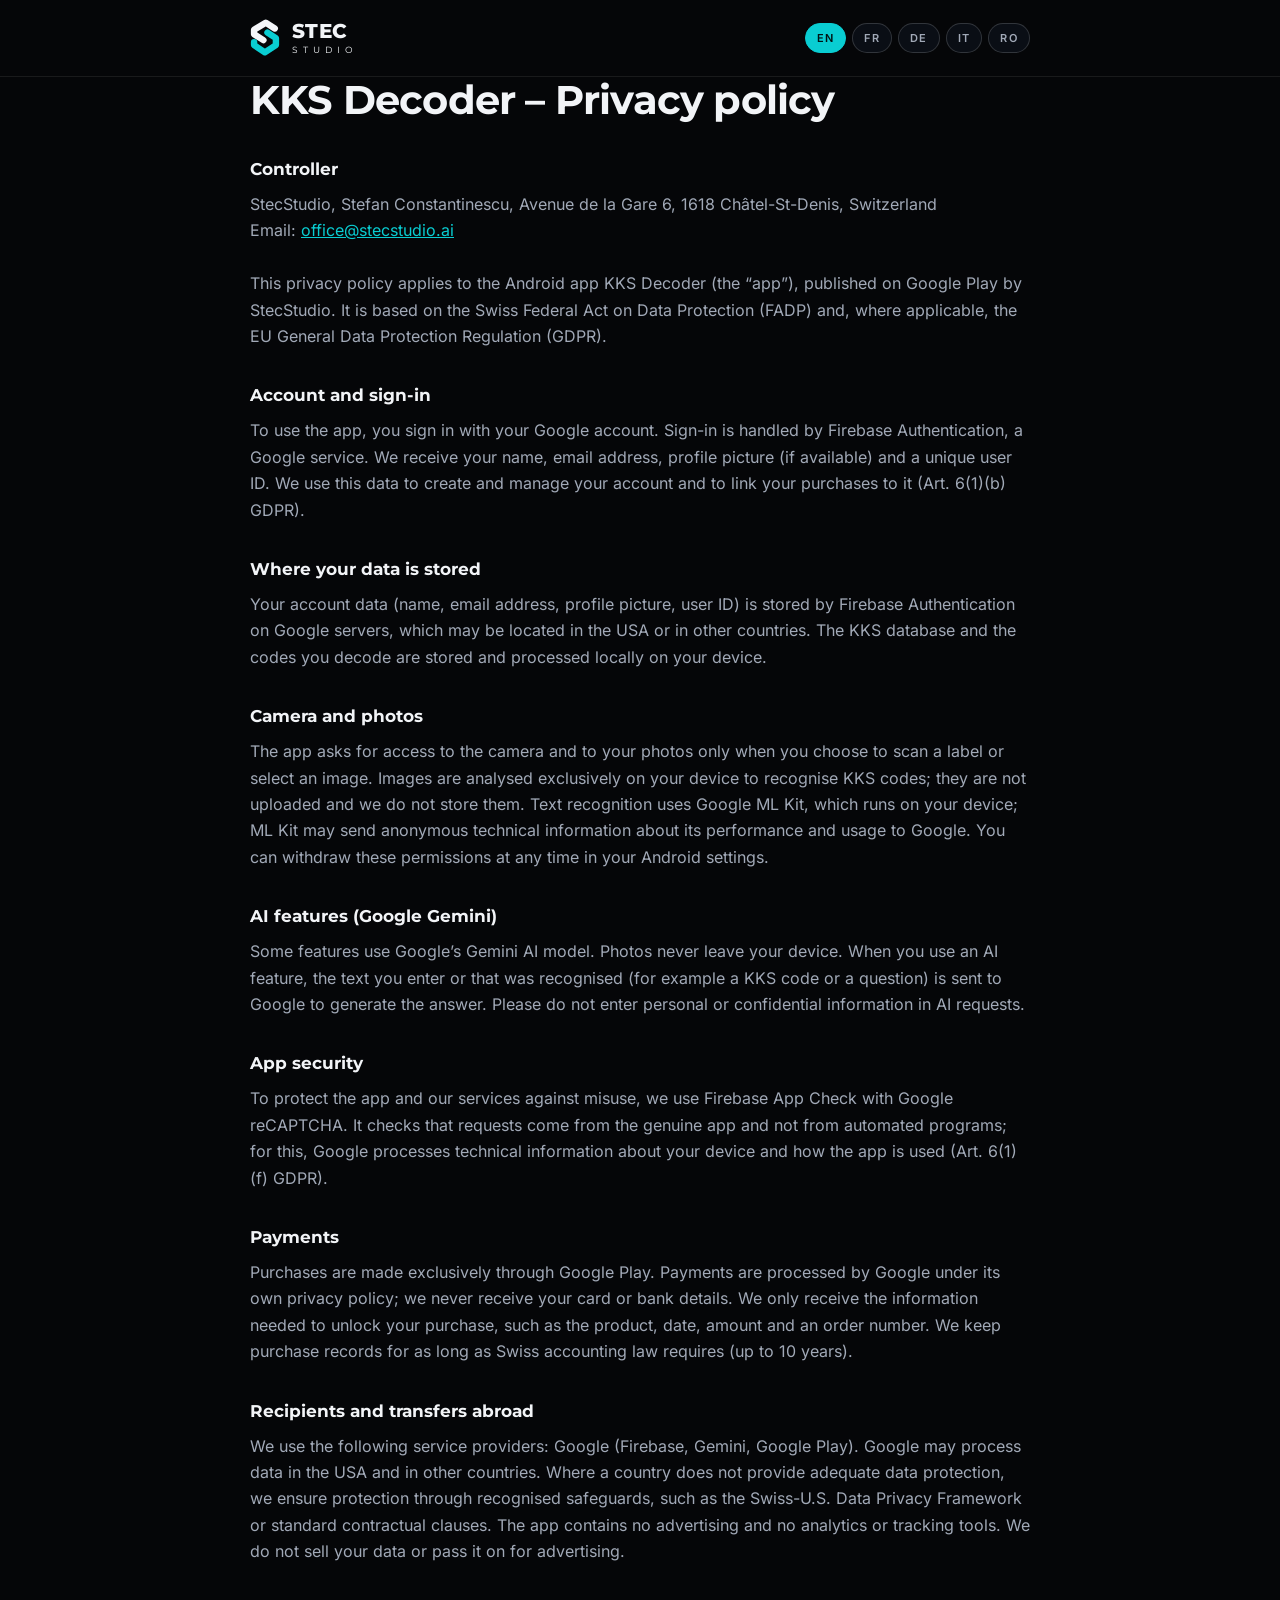
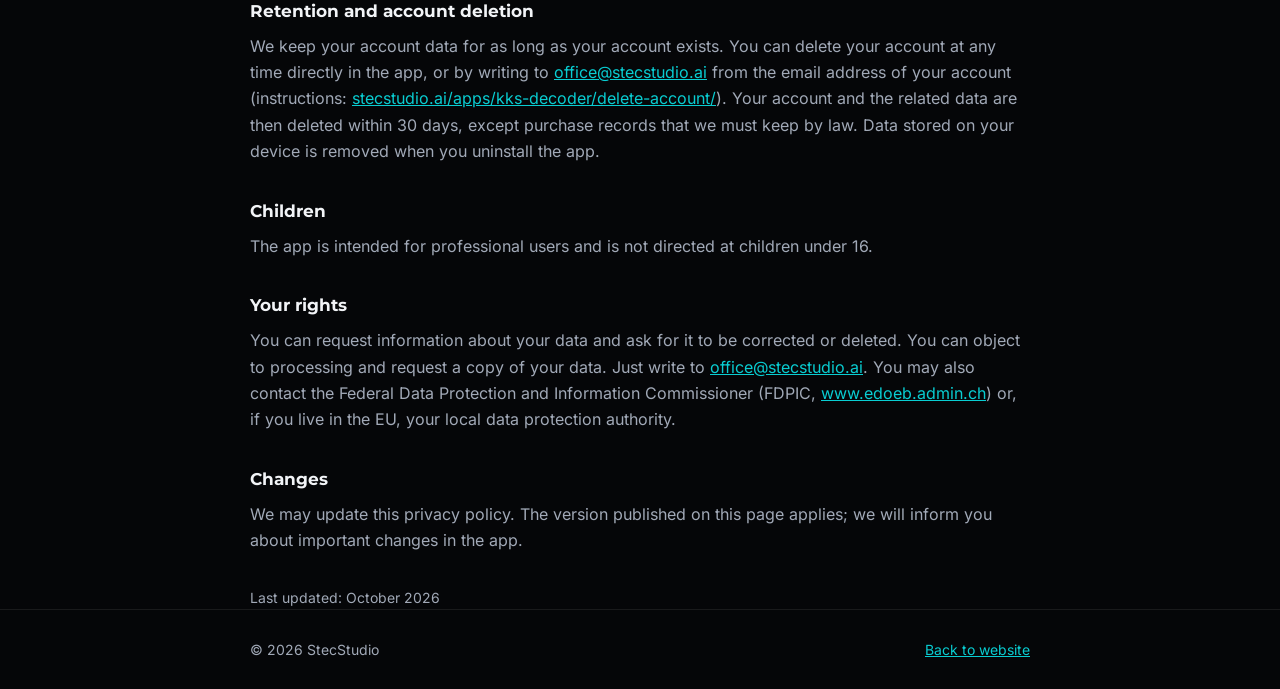
<file: apps/kks-decoder/privacy/index.html>
<!DOCTYPE html>
<html lang="en">
<head>
    <meta charset="UTF-8">
    <meta name="viewport" content="width=device-width, initial-scale=1.0">
    <title>KKS Decoder – Privacy policy | StecStudio</title>
    <meta name="description" content="Privacy policy of the Android app KKS Decoder by StecStudio (Switzerland).">
    <meta name="theme-color" content="#050608">
    <link rel="canonical" href="https://stecstudio.ai/apps/kks-decoder/privacy/">
    <link rel="apple-touch-icon" href="/apple-touch-icon.png">
    <link rel="icon" type="image/svg+xml" href="data:image/svg+xml,%3Csvg xmlns='http://www.w3.org/2000/svg' viewBox='0 0 103 134'%3E%3Cpolyline points='85,36 54,16 14,40 14,56 46,76' fill='none' stroke='%23f4f6f9' stroke-width='22' stroke-linecap='round' stroke-linejoin='round'/%3E%3Cpolyline points='60,50 89,69 89,93 51,118 14,93 14,83' fill='none' stroke='%2309cdd2' stroke-width='22' stroke-linecap='round' stroke-linejoin='round'/%3E%3C/svg%3E">
    <link rel="stylesheet" href="/fonts/fonts.css">
    <style>
        :root {
            --bg: #050608; --surface: #0a0e15; --line: rgba(255, 255, 255, .08); --line-strong: rgba(255, 255, 255, .16);
            --text: #f2f4f7; --muted: #a1a9b7; --cyan: #09cdd2;
            --font-display: 'Montserrat', system-ui, -apple-system, 'Segoe UI', sans-serif;
            --font-body: 'Inter', system-ui, -apple-system, 'Segoe UI', sans-serif;
        }
        *, *::before, *::after { box-sizing: border-box; }
        body { margin: 0; font-family: var(--font-body); font-size: 16px; line-height: 1.65; background: var(--bg); color: var(--text); -webkit-font-smoothing: antialiased; }
        a { color: var(--cyan); }
        :focus-visible { outline: 2px solid var(--cyan); outline-offset: 4px; border-radius: 6px; }
        .container { max-width: 820px; margin: 0 auto; padding: 0 20px; }
        header { border-bottom: 1px solid var(--line); }
        header .container { display: flex; align-items: center; justify-content: space-between; gap: 16px; min-height: 76px; flex-wrap: wrap; }
        .brand { display: inline-flex; align-items: center; gap: 12px; color: var(--text); text-decoration: none; }
        .brand svg { width: 30px; height: auto; }
        .wordmark { display: flex; flex-direction: column; font-family: var(--font-display); line-height: 1; }
        .wordmark b { font-weight: 800; font-size: 20px; letter-spacing: .02em; }
        .wordmark span { font-weight: 400; font-size: 8.5px; letter-spacing: .58em; margin-top: 5px; }
        .langs { display: flex; gap: 6px; }
        .langs button { font: 600 11px var(--font-body); letter-spacing: .12em; padding: 7px 11px; border-radius: 999px; cursor: pointer;
            background: var(--surface); color: var(--muted); border: 1px solid var(--line-strong); }
        .langs button:hover { border-color: var(--cyan); color: var(--text); }
        .langs button[aria-pressed="true"] { background: var(--cyan); border-color: var(--cyan); color: #001314; }
        main { padding: 48px 0 64px; }
        h1 { font-family: var(--font-display); font-size: clamp(28px, 6vw, 40px); line-height: 1.15; letter-spacing: -.02em; margin: 0 0 32px; }
        h2 { font-family: var(--font-display); font-size: 17px; margin: 32px 0 8px; }
        p { margin: 0; color: var(--muted); white-space: pre-line; overflow-wrap: anywhere; }
        .date { margin-top: 32px; font-size: 14px; }
        .doc + .doc { margin-top: 72px; padding-top: 48px; border-top: 1px solid var(--line); }
        .js .doc:not(.is-active) { display: none; }
        .js .doc + .doc { margin-top: 0; padding-top: 0; border-top: 0; }
        footer { border-top: 1px solid var(--line); padding: 28px 0; font-size: 14px; color: var(--muted); }
        footer .container { display: flex; justify-content: space-between; gap: 16px; flex-wrap: wrap; }
    </style>
    <script>document.documentElement.classList.add('js');</script>
</head>
<body>
    <header>
        <div class="container">
            <a href="/" class="brand" aria-label="StecStudio">
                <svg viewBox="0 0 103 134" aria-hidden="true"><polyline points="85,36 54,16 14,40 14,56 46,76" fill="none" stroke="#f4f6f9" stroke-width="22" stroke-linecap="round" stroke-linejoin="round"/><polyline points="60,50 89,69 89,93 51,118 14,93 14,83" fill="none" stroke="#09cdd2" stroke-width="22" stroke-linecap="round" stroke-linejoin="round"/></svg>
                <span class="wordmark" aria-hidden="true"><b>STEC</b><span>STUDIO</span></span>
            </a>
            <nav class="langs" aria-label="Language">
                <button type="button" data-lang="en">EN</button>
                <button type="button" data-lang="fr">FR</button>
                <button type="button" data-lang="de">DE</button>
                <button type="button" data-lang="it">IT</button>
                <button type="button" data-lang="ro">RO</button>
            </nav>
        </div>
    </header>

    <main class="container">
        <article class="doc" lang="en" id="en">
            <h1>KKS Decoder – Privacy policy</h1>
            <h2>Controller</h2>
            <p>StecStudio, Stefan Constantinescu, Avenue de la Gare 6, 1618 Châtel-St-Denis, Switzerland
Email: <a href="mailto:office@stecstudio.ai">office@stecstudio.ai</a>

This privacy policy applies to the Android app KKS Decoder (the “app”), published on Google Play by StecStudio. It is based on the Swiss Federal Act on Data Protection (FADP) and, where applicable, the EU General Data Protection Regulation (GDPR).</p>
            <h2>Account and sign-in</h2>
            <p>To use the app, you sign in with your Google account. Sign-in is handled by Firebase Authentication, a Google service. We receive your name, email address, profile picture (if available) and a unique user ID. We use this data to create and manage your account and to link your purchases to it (Art. 6(1)(b) GDPR).</p>
            <h2>Where your data is stored</h2>
            <p>Your account data (name, email address, profile picture, user ID) is stored by Firebase Authentication on Google servers, which may be located in the USA or in other countries. The KKS database and the codes you decode are stored and processed locally on your device.</p>
            <h2>Camera and photos</h2>
            <p>The app asks for access to the camera and to your photos only when you choose to scan a label or select an image. Images are analysed exclusively on your device to recognise KKS codes; they are not uploaded and we do not store them. Text recognition uses Google ML Kit, which runs on your device; ML Kit may send anonymous technical information about its performance and usage to Google. You can withdraw these permissions at any time in your Android settings.</p>
            <h2>AI features (Google Gemini)</h2>
            <p>Some features use Google’s Gemini AI model. Photos never leave your device. When you use an AI feature, the text you enter or that was recognised (for example a KKS code or a question) is sent to Google to generate the answer. Please do not enter personal or confidential information in AI requests.</p>
            <h2>App security</h2>
            <p>To protect the app and our services against misuse, we use Firebase App Check with Google reCAPTCHA. It checks that requests come from the genuine app and not from automated programs; for this, Google processes technical information about your device and how the app is used (Art. 6(1)(f) GDPR).</p>
            <h2>Payments</h2>
            <p>Purchases are made exclusively through Google Play. Payments are processed by Google under its own privacy policy; we never receive your card or bank details. We only receive the information needed to unlock your purchase, such as the product, date, amount and an order number. We keep purchase records for as long as Swiss accounting law requires (up to 10 years).</p>
            <h2>Recipients and transfers abroad</h2>
            <p>We use the following service providers: Google (Firebase, Gemini, Google Play). Google may process data in the USA and in other countries. Where a country does not provide adequate data protection, we ensure protection through recognised safeguards, such as the Swiss-U.S. Data Privacy Framework or standard contractual clauses. The app contains no advertising and no analytics or tracking tools. We do not sell your data or pass it on for advertising.</p>
            <h2>Retention and account deletion</h2>
            <p>We keep your account data for as long as your account exists. You can delete your account at any time directly in the app, or by writing to <a href="mailto:office@stecstudio.ai">office@stecstudio.ai</a> from the email address of your account (instructions: <a href="https://stecstudio.ai/apps/kks-decoder/delete-account/">stecstudio.ai/apps/kks-decoder/delete-account/</a>). Your account and the related data are then deleted within 30 days, except purchase records that we must keep by law. Data stored on your device is removed when you uninstall the app.</p>
            <h2>Children</h2>
            <p>The app is intended for professional users and is not directed at children under 16.</p>
            <h2>Your rights</h2>
            <p>You can request information about your data and ask for it to be corrected or deleted. You can object to processing and request a copy of your data. Just write to <a href="mailto:office@stecstudio.ai">office@stecstudio.ai</a>. You may also contact the Federal Data Protection and Information Commissioner (FDPIC, <a href="https://www.edoeb.admin.ch" rel="noopener">www.edoeb.admin.ch</a>) or, if you live in the EU, your local data protection authority.</p>
            <h2>Changes</h2>
            <p>We may update this privacy policy. The version published on this page applies; we will inform you about important changes in the app.</p>
            <p class="date">Last updated: October 2026</p>
        </article>

        <article class="doc" lang="fr" id="fr">
            <h1>KKS Decoder – Politique de confidentialité</h1>
            <h2>Responsable du traitement</h2>
            <p>StecStudio, Stefan Constantinescu, Avenue de la Gare 6, 1618 Châtel-St-Denis, Suisse
E-mail : <a href="mailto:office@stecstudio.ai">office@stecstudio.ai</a>

La présente politique s’applique à l’application Android KKS Decoder (l’« application »), publiée sur Google Play par StecStudio. Elle se fonde sur la loi fédérale suisse sur la protection des données (LPD) ainsi que, le cas échéant, sur le règlement général européen sur la protection des données (RGPD).</p>
            <h2>Compte et connexion</h2>
            <p>Pour utiliser l’application, vous vous connectez avec votre compte Google. La connexion est gérée par Firebase Authentication, un service de Google. Nous recevons votre nom, votre adresse e-mail, votre photo de profil (si disponible) et un identifiant utilisateur unique. Nous utilisons ces données pour créer et gérer votre compte et y associer vos achats (art. 6, par. 1, let. b RGPD).</p>
            <h2>Lieu de stockage de vos données</h2>
            <p>Les données de votre compte (nom, adresse e-mail, photo de profil, identifiant utilisateur) sont stockées par Firebase Authentication sur des serveurs de Google, qui peuvent se trouver aux États-Unis ou dans d’autres pays. La base de données KKS et les codes que vous décodez sont stockés et traités localement sur votre appareil.</p>
            <h2>Caméra et photos</h2>
            <p>L’application demande l’accès à la caméra et à vos photos uniquement lorsque vous choisissez de scanner une étiquette ou de sélectionner une image. Les images sont analysées exclusivement sur votre appareil pour reconnaître les codes KKS ; elles ne sont pas envoyées et nous ne les conservons pas. La reconnaissance de texte utilise Google ML Kit, qui fonctionne sur votre appareil ; ML Kit peut envoyer à Google des informations techniques anonymes sur ses performances et son utilisation. Vous pouvez retirer ces autorisations à tout moment dans les paramètres d’Android.</p>
            <h2>Fonctions d’IA (Google Gemini)</h2>
            <p>Certaines fonctions utilisent le modèle d’IA Gemini de Google. Les photos ne quittent jamais votre appareil. Lorsque vous utilisez une fonction d’IA, le texte saisi ou reconnu (par exemple un code KKS ou une question) est envoyé à Google pour générer la réponse. Veuillez ne pas saisir d’informations personnelles ou confidentielles dans les requêtes d’IA.</p>
            <h2>Sécurité de l’application</h2>
            <p>Pour protéger l’application et nos services contre les abus, nous utilisons Firebase App Check avec Google reCAPTCHA. Ce service vérifie que les requêtes proviennent de l’application authentique et non de programmes automatisés ; à cette fin, Google traite des informations techniques sur votre appareil et l’utilisation de l’application (art. 6, par. 1, let. f RGPD).</p>
            <h2>Paiements</h2>
            <p>Les achats sont effectués exclusivement via Google Play. Les paiements sont traités par Google selon sa propre politique de confidentialité ; nous ne recevons jamais vos données de carte ou bancaires. Nous recevons uniquement les informations nécessaires pour activer votre achat, comme le produit, la date, le montant et un numéro de commande. Nous conservons les justificatifs d’achat aussi longtemps que l’exige le droit comptable suisse (jusqu’à 10 ans).</p>
            <h2>Destinataires et communication à l’étranger</h2>
            <p>Nous faisons appel aux prestataires suivants : Google (Firebase, Gemini, Google Play). Google peut traiter des données aux États-Unis et dans d’autres pays. Lorsqu’un pays n’offre pas un niveau de protection adéquat, nous assurons la protection par des garanties reconnues, comme le Swiss-U.S. Data Privacy Framework ou des clauses contractuelles types. L’application ne contient ni publicité ni outils d’analyse ou de suivi. Nous ne vendons pas vos données et ne les transmettons pas à des fins publicitaires.</p>
            <h2>Conservation et suppression du compte</h2>
            <p>Nous conservons les données de votre compte tant que celui-ci existe. Vous pouvez supprimer votre compte à tout moment directement dans l’application, ou en écrivant à <a href="mailto:office@stecstudio.ai">office@stecstudio.ai</a> depuis l’adresse e-mail de votre compte (instructions : <a href="https://stecstudio.ai/apps/kks-decoder/delete-account/">stecstudio.ai/apps/kks-decoder/delete-account/</a>). Votre compte et les données associées sont alors supprimés dans un délai de 30 jours, à l’exception des justificatifs d’achat que nous devons conserver en vertu de la loi. Les données stockées sur votre appareil sont supprimées lorsque vous désinstallez l’application.</p>
            <h2>Enfants</h2>
            <p>L’application s’adresse aux professionnels et n’est pas destinée aux enfants de moins de 16 ans.</p>
            <h2>Vos droits</h2>
            <p>Vous pouvez demander l'accès à vos données, ainsi que leur rectification ou leur suppression. Vous pouvez vous opposer au traitement et demander une copie de vos données. Il suffit de nous écrire à <a href="mailto:office@stecstudio.ai">office@stecstudio.ai</a>. Vous pouvez également vous adresser au Préposé fédéral à la protection des données et à la transparence (PFPDT, <a href="https://www.edoeb.admin.ch" rel="noopener">www.edoeb.admin.ch</a>) ou, si vous résidez dans l'UE, à votre autorité de protection des données.</p>
            <h2>Modifications</h2>
            <p>Nous pouvons adapter la présente politique. La version publiée sur cette page fait foi ; nous vous informerons des changements importants dans l’application.</p>
            <p class="date">Dernière mise à jour : octobre 2026</p>
        </article>

        <article class="doc" lang="de" id="de">
            <h1>KKS Decoder – Datenschutzerklärung</h1>
            <h2>Verantwortliche Stelle</h2>
            <p>StecStudio, Stefan Constantinescu, Avenue de la Gare 6, 1618 Châtel-St-Denis, Schweiz
E-Mail: <a href="mailto:office@stecstudio.ai">office@stecstudio.ai</a>

Diese Datenschutzerklärung gilt für die Android-App KKS Decoder (die «App»), die StecStudio bei Google Play veröffentlicht. Sie richtet sich nach dem Schweizer Bundesgesetz über den Datenschutz (DSG) sowie, soweit anwendbar, nach der EU-Datenschutz-Grundverordnung (DSGVO).</p>
            <h2>Konto und Anmeldung</h2>
            <p>Zur Nutzung der App melden Sie sich mit Ihrem Google-Konto an. Die Anmeldung erfolgt über Firebase Authentication, einen Dienst von Google. Wir erhalten Ihren Namen, Ihre E-Mail-Adresse, Ihr Profilbild (falls vorhanden) und eine eindeutige Nutzer-ID. Wir verwenden diese Daten, um Ihr Konto einzurichten und zu verwalten und Ihre Käufe damit zu verknüpfen (Art. 6 Abs. 1 lit. b DSGVO).</p>
            <h2>Speicherort Ihrer Daten</h2>
            <p>Ihre Kontodaten (Name, E-Mail-Adresse, Profilbild, Nutzer-ID) werden von Firebase Authentication auf Servern von Google gespeichert, die sich in den USA oder in anderen Ländern befinden können. Die KKS-Datenbank und die Codes, die Sie entschlüsseln, werden lokal auf Ihrem Gerät gespeichert und verarbeitet.</p>
            <h2>Kamera und Fotos</h2>
            <p>Die App fragt nur dann nach Zugriff auf Kamera und Fotos, wenn Sie ein Schild scannen oder ein Bild auswählen möchten. Bilder werden ausschliesslich auf Ihrem Gerät analysiert, um KKS-Codes zu erkennen; sie werden nicht hochgeladen und von uns nicht gespeichert. Die Texterkennung erfolgt mit Google ML Kit direkt auf Ihrem Gerät; ML Kit kann anonyme technische Informationen über Leistung und Nutzung an Google senden. Sie können diese Berechtigungen jederzeit in den Android-Einstellungen widerrufen.</p>
            <h2>KI-Funktionen (Google Gemini)</h2>
            <p>Einige Funktionen nutzen das KI-Modell Gemini von Google. Fotos verlassen Ihr Gerät nie. Wenn Sie eine KI-Funktion verwenden, wird der eingegebene oder erkannte Text (z. B. ein KKS-Code oder eine Frage) an Google gesendet, um die Antwort zu erzeugen. Bitte geben Sie in KI-Anfragen keine Personendaten oder vertraulichen Informationen ein.</p>
            <h2>Sicherheit der App</h2>
            <p>Zum Schutz der App und unserer Dienste vor Missbrauch verwenden wir Firebase App Check mit Google reCAPTCHA. Damit wird geprüft, ob Anfragen von der echten App und nicht von automatisierten Programmen stammen; dazu bearbeitet Google technische Informationen über Ihr Gerät und die Nutzung der App (Art. 6 Abs. 1 lit. f DSGVO).</p>
            <h2>Zahlungen</h2>
            <p>Käufe erfolgen ausschliesslich über Google Play. Die Zahlungen werden von Google nach dessen eigenen Datenschutzbestimmungen abgewickelt; Ihre Karten- oder Bankdaten erhalten wir nie. Wir erhalten nur die Angaben, die zur Freischaltung Ihres Kaufs nötig sind, etwa Produkt, Datum, Betrag und Bestellnummer. Kaufbelege bewahren wir so lange auf, wie es das Schweizer Buchführungsrecht verlangt (bis zu 10 Jahre).</p>
            <h2>Empfänger und Bekanntgabe ins Ausland</h2>
            <p>Wir setzen folgende Dienstleister ein: Google (Firebase, Gemini, Google Play). Google kann Daten in den USA und in anderen Ländern bearbeiten. Bietet ein Staat keinen angemessenen Datenschutz, stellen wir den Schutz durch anerkannte Garantien sicher, etwa das Swiss-U.S. Data Privacy Framework oder Standardvertragsklauseln. Die App enthält keine Werbung und keine Analyse- oder Tracking-Tools. Wir verkaufen Ihre Daten nicht und geben sie nicht zu Werbezwecken weiter.</p>
            <h2>Aufbewahrung und Kontolöschung</h2>
            <p>Wir bewahren Ihre Kontodaten so lange auf, wie Ihr Konto besteht. Sie können Ihr Konto jederzeit direkt in der App löschen oder uns von der E-Mail-Adresse Ihres Kontos an <a href="mailto:office@stecstudio.ai">office@stecstudio.ai</a> schreiben (Anleitung: <a href="https://stecstudio.ai/apps/kks-decoder/delete-account/">stecstudio.ai/apps/kks-decoder/delete-account/</a>). Ihr Konto und die zugehörigen Daten werden dann innert 30 Tagen gelöscht, ausgenommen Kaufbelege, die wir gesetzlich aufbewahren müssen. Auf Ihrem Gerät gespeicherte Daten werden beim Deinstallieren der App entfernt.</p>
            <h2>Kinder</h2>
            <p>Die App richtet sich an Fachleute und nicht an Kinder unter 16 Jahren.</p>
            <h2>Ihre Rechte</h2>
            <p>Sie können Auskunft über Ihre Daten verlangen und deren Berichtigung oder Löschung beantragen. Sie können der Bearbeitung widersprechen und eine Kopie Ihrer Daten verlangen. Schreiben Sie uns dazu an <a href="mailto:office@stecstudio.ai">office@stecstudio.ai</a>. Zudem können Sie sich an den Eidgenössischen Datenschutz- und Öffentlichkeitsbeauftragten (EDÖB, <a href="https://www.edoeb.admin.ch" rel="noopener">www.edoeb.admin.ch</a>) oder, wenn Sie in der EU wohnen, an Ihre zuständige Datenschutzbehörde wenden.</p>
            <h2>Änderungen</h2>
            <p>Wir können diese Datenschutzerklärung anpassen. Es gilt die auf dieser Seite veröffentlichte Fassung; über wesentliche Änderungen informieren wir Sie in der App.</p>
            <p class="date">Stand: Oktober 2026</p>
        </article>

        <article class="doc" lang="it" id="it">
            <h1>KKS Decoder – Informativa sulla privacy</h1>
            <h2>Titolare del trattamento</h2>
            <p>StecStudio, Stefan Constantinescu, Avenue de la Gare 6, 1618 Châtel-St-Denis, Svizzera
E-mail: <a href="mailto:office@stecstudio.ai">office@stecstudio.ai</a>

La presente informativa si applica all’app Android KKS Decoder (l’«app»), pubblicata su Google Play da StecStudio. Si basa sulla legge federale svizzera sulla protezione dei dati (LPD) e, ove applicabile, sul regolamento generale europeo sulla protezione dei dati (GDPR).</p>
            <h2>Account e accesso</h2>
            <p>Per usare l’app accedi con il tuo account Google. L’accesso è gestito da Firebase Authentication, un servizio di Google. Riceviamo il tuo nome, l’indirizzo e-mail, l’immagine del profilo (se disponibile) e un ID utente univoco. Usiamo questi dati per creare e gestire il tuo account e collegarvi i tuoi acquisti (art. 6 par. 1 lett. b GDPR).</p>
            <h2>Dove sono conservati i tuoi dati</h2>
            <p>I dati del tuo account (nome, indirizzo e-mail, immagine del profilo, ID utente) sono conservati da Firebase Authentication su server di Google, che possono trovarsi negli Stati Uniti o in altri paesi. Il database KKS e i codici che decodifichi sono conservati ed elaborati localmente sul tuo dispositivo.</p>
            <h2>Fotocamera e foto</h2>
            <p>L’app chiede l’accesso alla fotocamera e alle tue foto solo quando scegli di scansionare un’etichetta o selezionare un’immagine. Le immagini vengono analizzate esclusivamente sul tuo dispositivo per riconoscere i codici KKS; non vengono caricate e non le conserviamo. Il riconoscimento del testo usa Google ML Kit, che funziona sul tuo dispositivo; ML Kit può inviare a Google informazioni tecniche anonime sulle prestazioni e sull’utilizzo. Puoi revocare queste autorizzazioni in qualsiasi momento nelle impostazioni di Android.</p>
            <h2>Funzioni di IA (Google Gemini)</h2>
            <p>Alcune funzioni utilizzano il modello di IA Gemini di Google. Le foto non lasciano mai il tuo dispositivo. Quando usi una funzione di IA, il testo inserito o riconosciuto (ad esempio un codice KKS o una domanda) viene inviato a Google per generare la risposta. Ti preghiamo di non inserire informazioni personali o riservate nelle richieste all’IA.</p>
            <h2>Sicurezza dell’app</h2>
            <p>Per proteggere l’app e i nostri servizi dagli abusi utilizziamo Firebase App Check con Google reCAPTCHA. Questo servizio verifica che le richieste provengano dall’app autentica e non da programmi automatizzati; a tal fine Google tratta informazioni tecniche sul tuo dispositivo e sull’uso dell’app (art. 6 par. 1 lett. f GDPR).</p>
            <h2>Pagamenti</h2>
            <p>Gli acquisti avvengono esclusivamente tramite Google Play. I pagamenti sono gestiti da Google secondo la propria informativa sulla privacy; non riceviamo mai i dati della tua carta o del tuo conto. Riceviamo solo le informazioni necessarie per attivare il tuo acquisto, come prodotto, data, importo e numero d’ordine. Conserviamo i giustificativi d’acquisto per il tempo richiesto dal diritto contabile svizzero (fino a 10 anni).</p>
            <h2>Destinatari e comunicazione all’estero</h2>
            <p>Ci avvaliamo dei seguenti fornitori: Google (Firebase, Gemini, Google Play). Google può trattare dati negli Stati Uniti e in altri paesi. Se un paese non garantisce una protezione adeguata, assicuriamo la tutela tramite garanzie riconosciute, come lo Swiss-U.S. Data Privacy Framework o clausole contrattuali standard. L’app non contiene pubblicità né strumenti di analisi o tracciamento. Non vendiamo i tuoi dati e non li trasmettiamo per scopi pubblicitari.</p>
            <h2>Conservazione ed eliminazione dell’account</h2>
            <p>Conserviamo i dati del tuo account finché l’account esiste. Puoi eliminare il tuo account in qualsiasi momento direttamente nell’app oppure scrivendo a <a href="mailto:office@stecstudio.ai">office@stecstudio.ai</a> dall’indirizzo e-mail del tuo account (istruzioni: <a href="https://stecstudio.ai/apps/kks-decoder/delete-account/">stecstudio.ai/apps/kks-decoder/delete-account/</a>). L’account e i dati collegati vengono quindi cancellati entro 30 giorni, ad eccezione dei giustificativi d’acquisto che siamo tenuti a conservare per legge. I dati salvati sul tuo dispositivo vengono rimossi quando disinstalli l’app.</p>
            <h2>Minori</h2>
            <p>L’app è destinata a utenti professionali e non è rivolta a minori di 16 anni.</p>
            <h2>I tuoi diritti</h2>
            <p>Puoi chiedere l'accesso ai tuoi dati, la loro rettifica o cancellazione. Puoi opporti al trattamento e richiedere una copia dei tuoi dati. Basta scriverci a <a href="mailto:office@stecstudio.ai">office@stecstudio.ai</a>. Puoi inoltre rivolgerti all'Incaricato federale della protezione dei dati e della trasparenza (IFPDT, <a href="https://www.edoeb.admin.ch" rel="noopener">www.edoeb.admin.ch</a>) o, se risiedi nell'UE, alla tua autorità di protezione dei dati.</p>
            <h2>Modifiche</h2>
            <p>Possiamo aggiornare la presente informativa. Fa fede la versione pubblicata su questa pagina; ti informeremo nell’app delle modifiche importanti.</p>
            <p class="date">Ultimo aggiornamento: ottobre 2026</p>
        </article>

        <article class="doc" lang="ro" id="ro">
            <h1>KKS Decoder – Politica de confidențialitate</h1>
            <h2>Operatorul datelor</h2>
            <p>StecStudio, Stefan Constantinescu, Avenue de la Gare 6, 1618 Châtel-St-Denis, Elveția
Email: <a href="mailto:office@stecstudio.ai">office@stecstudio.ai</a>

Această politică se aplică aplicației Android KKS Decoder („aplicația”), publicată pe Google Play de StecStudio. Are la bază legea federală elvețiană privind protecția datelor (nLPD) și, unde se aplică, Regulamentul general european privind protecția datelor (GDPR).</p>
            <h2>Contul și autentificarea</h2>
            <p>Pentru a folosi aplicația, te autentifici cu contul tău Google. Autentificarea este gestionată de Firebase Authentication, un serviciu Google. Primim numele, adresa de email, fotografia de profil (dacă există) și un ID unic de utilizator. Folosim aceste date pentru a crea și administra contul tău și pentru a asocia cumpărăturile tale cu acesta (art. 6 alin. 1 lit. b GDPR).</p>
            <h2>Unde sunt stocate datele</h2>
            <p>Datele contului tău (nume, adresă de email, fotografie de profil, ID de utilizator) sunt stocate de Firebase Authentication pe serverele Google, care se pot afla în SUA sau în alte țări. Baza de date KKS și codurile pe care le decodezi sunt stocate și prelucrate local, pe dispozitivul tău.</p>
            <h2>Camera și fotografiile</h2>
            <p>Aplicația cere acces la cameră și la fotografii doar când alegi să scanezi o etichetă sau să selectezi o imagine. Imaginile sunt analizate exclusiv pe dispozitivul tău, pentru recunoașterea codurilor KKS; nu sunt încărcate nicăieri și nu le păstrăm. Recunoașterea textului folosește Google ML Kit, care rulează pe dispozitivul tău; ML Kit poate trimite la Google informații tehnice anonime despre performanță și utilizare. Poți retrage aceste permisiuni oricând din setările Android.</p>
            <h2>Funcții de inteligență artificială (Google Gemini)</h2>
            <p>Unele funcții folosesc modelul de inteligență artificială Gemini de la Google. Fotografiile nu părăsesc niciodată dispozitivul tău. Când folosești o funcție AI, textul introdus sau recunoscut (de exemplu un cod KKS sau o întrebare) este trimis la Google pentru a genera răspunsul. Te rugăm să nu introduci informații personale sau confidențiale în cererile către AI.</p>
            <h2>Securitatea aplicației</h2>
            <p>Pentru a proteja aplicația și serviciile noastre împotriva abuzurilor, folosim Firebase App Check cu Google reCAPTCHA. Acesta verifică dacă cererile provin din aplicația originală și nu de la programe automate; în acest scop, Google prelucrează informații tehnice despre dispozitivul tău și despre utilizarea aplicației (art. 6 alin. 1 lit. f GDPR).</p>
            <h2>Plăți</h2>
            <p>Cumpărăturile se fac exclusiv prin Google Play. Plățile sunt procesate de Google, conform propriei politici de confidențialitate; nu primim niciodată datele cardului sau ale contului tău bancar. Primim doar informațiile necesare pentru a-ți activa cumpărătura, cum ar fi produsul, data, suma și numărul comenzii. Păstrăm dovezile de cumpărare atât timp cât o cere legislația contabilă elvețiană (până la 10 ani).</p>
            <h2>Destinatari și transfer în străinătate</h2>
            <p>Folosim următorii furnizori: Google (Firebase, Gemini, Google Play). Google poate prelucra date în SUA și în alte țări. Când o țară nu oferă un nivel adecvat de protecție, asigurăm protecția prin garanții recunoscute, cum ar fi Swiss-U.S. Data Privacy Framework sau clauze contractuale standard. Aplicația nu conține reclame și nici instrumente de analiză sau urmărire. Nu vindem datele tale și nu le transmitem în scopuri publicitare.</p>
            <h2>Păstrarea datelor și ștergerea contului</h2>
            <p>Păstrăm datele contului cât timp contul există. Îți poți șterge contul oricând, direct din aplicație, sau scriind la <a href="mailto:office@stecstudio.ai">office@stecstudio.ai</a> de pe adresa de email a contului (instrucțiuni: <a href="https://stecstudio.ai/apps/kks-decoder/delete-account/">stecstudio.ai/apps/kks-decoder/delete-account/</a>). Contul și datele asociate sunt apoi șterse în cel mult 30 de zile, cu excepția dovezilor de cumpărare pe care trebuie să le păstrăm conform legii. Datele salvate pe dispozitiv sunt eliminate când dezinstalezi aplicația.</p>
            <h2>Copii</h2>
            <p>Aplicația se adresează utilizatorilor profesioniști și nu este destinată copiilor sub 16 ani.</p>
            <h2>Drepturile tale</h2>
            <p>Poți cere acces la datele tale, corectarea sau ștergerea lor. Te poți opune prelucrării și poți cere o copie a datelor. Este suficient să ne scrii la <a href="mailto:office@stecstudio.ai">office@stecstudio.ai</a>. De asemenea, te poți adresa Comisarului federal pentru protecția datelor și transparență (PFPDT/EDÖB, <a href="https://www.edoeb.admin.ch" rel="noopener">www.edoeb.admin.ch</a>) sau, dacă locuiești în UE, autorității de protecție a datelor din țara ta.</p>
            <h2>Modificări</h2>
            <p>Putem actualiza această politică. Este valabilă versiunea publicată pe această pagină; te informăm în aplicație despre modificările importante.</p>
            <p class="date">Ultima actualizare: octombrie 2026</p>
        </article>
    </main>

    <footer>
        <div class="container">
            <span>&copy; 2026 StecStudio</span>
            <a href="/" id="back">Back to website</a>
        </div>
    </footer>

    <script>
        (() => {
            const LANGS = ["en", "fr", "de", "it", "ro"];
            const BACK = { en: "Back to website", fr: "Retour au site", de: "Zurück zur Website", it: "Torna al sito", ro: "Înapoi la site" };
            const TITLE = { en: "KKS Decoder – Privacy policy", fr: "KKS Decoder – Politique de confidentialité", de: "KKS Decoder – Datenschutzerklärung", it: "KKS Decoder – Informativa sulla privacy", ro: "KKS Decoder – Politica de confidențialitate" };
            const store = {
                get(k) { try { return localStorage.getItem(k); } catch (e) { return null; } },
                set(k, v) { try { localStorage.setItem(k, v); } catch (e) { /* storage unavailable */ } }
            };
            function show(lang) {
                document.querySelectorAll('.doc').forEach(d => d.classList.toggle('is-active', d.lang === lang));
                document.querySelectorAll('.langs button').forEach(b => b.setAttribute('aria-pressed', String(b.dataset.lang === lang)));
                document.documentElement.lang = lang;
                document.title = TITLE[lang] + ' | StecStudio';
                document.getElementById('back').textContent = BACK[lang];
            }
            // Language: ?lang=xx or #xx in the URL, then the choice made on the main site, then the browser language
            const fromUrl = (new URLSearchParams(location.search).get('lang') || location.hash.slice(1)).toLowerCase();
            const saved = store.get('preferredLang');
            const browser = (navigator.languages || [navigator.language || 'en']).map(l => l.slice(0, 2).toLowerCase()).find(l => LANGS.includes(l));
            show([fromUrl, saved, browser].find(l => LANGS.includes(l)) || 'en');
            document.querySelectorAll('.langs button').forEach(b => b.addEventListener('click', () => {
                show(b.dataset.lang);
                store.set('preferredLang', b.dataset.lang);
                b.blur();
            }));
        })();
    </script>
</body>
</html>
</file>
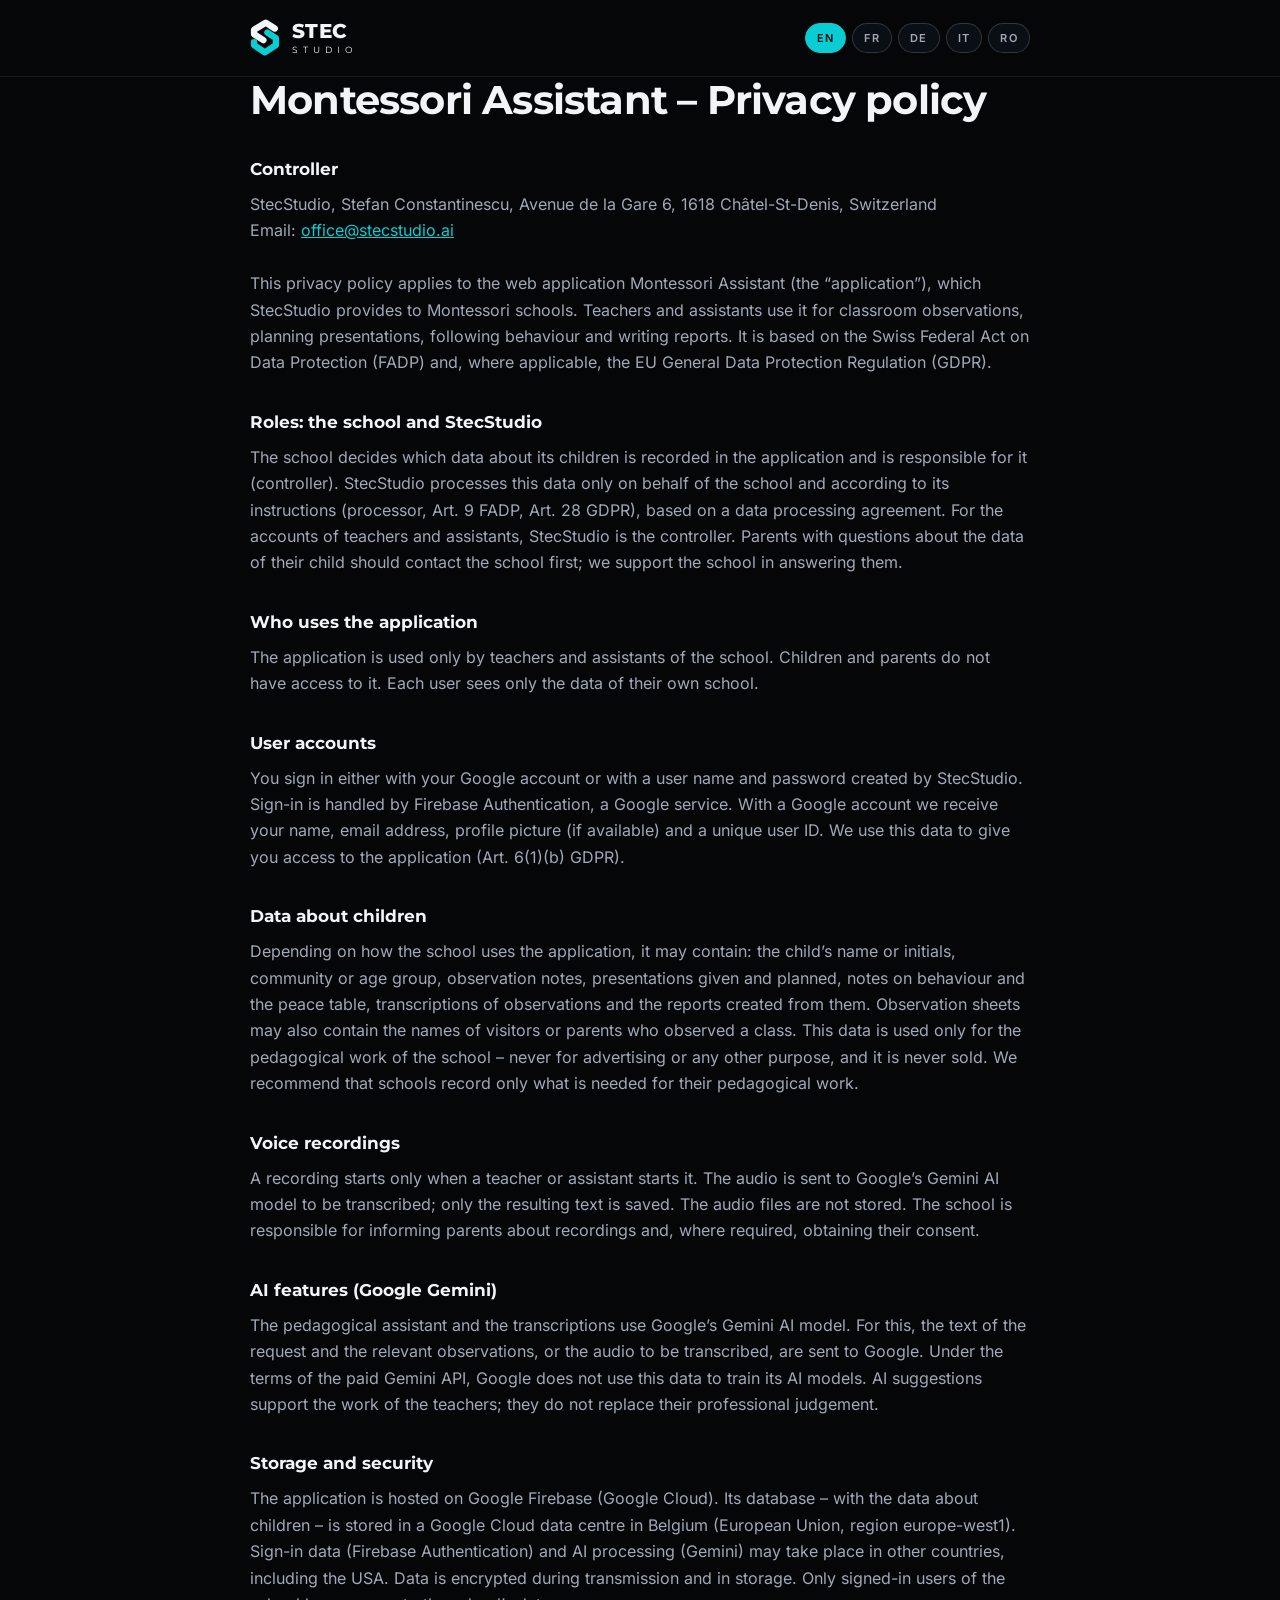
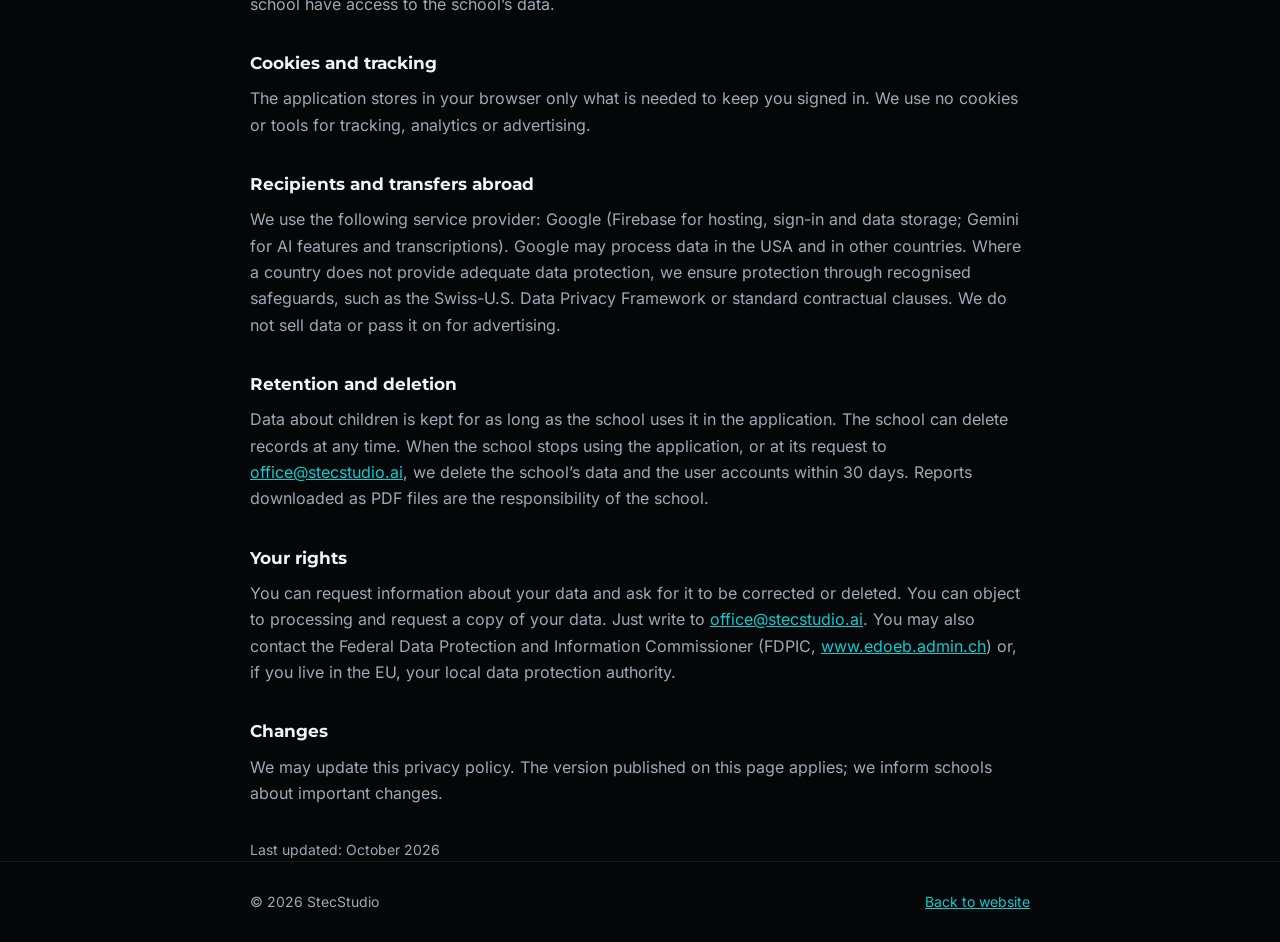
<file: apps/montessori-assistant/privacy/index.html>
<!DOCTYPE html>
<html lang="en">
<head>
    <meta charset="UTF-8">
    <meta name="viewport" content="width=device-width, initial-scale=1.0">
    <title>Montessori Assistant – Privacy policy | StecStudio</title>
    <meta name="description" content="Privacy policy of the web application Montessori Assistant by StecStudio (Switzerland).">
    <meta name="theme-color" content="#050608">
    <link rel="canonical" href="https://stecstudio.ai/apps/montessori-assistant/privacy/">
    <link rel="apple-touch-icon" href="/apple-touch-icon.png">
    <link rel="icon" type="image/svg+xml" href="data:image/svg+xml,%3Csvg xmlns='http://www.w3.org/2000/svg' viewBox='0 0 103 134'%3E%3Cpolyline points='85,36 54,16 14,40 14,56 46,76' fill='none' stroke='%23f4f6f9' stroke-width='22' stroke-linecap='round' stroke-linejoin='round'/%3E%3Cpolyline points='60,50 89,69 89,93 51,118 14,93 14,83' fill='none' stroke='%2309cdd2' stroke-width='22' stroke-linecap='round' stroke-linejoin='round'/%3E%3C/svg%3E">
    <link rel="stylesheet" href="/fonts/fonts.css">
    <style>
        :root {
            --bg: #050608; --surface: #0a0e15; --line: rgba(255, 255, 255, .08); --line-strong: rgba(255, 255, 255, .16);
            --text: #f2f4f7; --muted: #a1a9b7; --cyan: #09cdd2;
            --font-display: 'Montserrat', system-ui, -apple-system, 'Segoe UI', sans-serif;
            --font-body: 'Inter', system-ui, -apple-system, 'Segoe UI', sans-serif;
        }
        *, *::before, *::after { box-sizing: border-box; }
        body { margin: 0; font-family: var(--font-body); font-size: 16px; line-height: 1.65; background: var(--bg); color: var(--text); -webkit-font-smoothing: antialiased; }
        a { color: var(--cyan); }
        :focus-visible { outline: 2px solid var(--cyan); outline-offset: 4px; border-radius: 6px; }
        .container { max-width: 820px; margin: 0 auto; padding: 0 20px; }
        header { border-bottom: 1px solid var(--line); }
        header .container { display: flex; align-items: center; justify-content: space-between; gap: 16px; min-height: 76px; flex-wrap: wrap; }
        .brand { display: inline-flex; align-items: center; gap: 12px; color: var(--text); text-decoration: none; }
        .brand svg { width: 30px; height: auto; }
        .wordmark { display: flex; flex-direction: column; font-family: var(--font-display); line-height: 1; }
        .wordmark b { font-weight: 800; font-size: 20px; letter-spacing: .02em; }
        .wordmark span { font-weight: 400; font-size: 8.5px; letter-spacing: .58em; margin-top: 5px; }
        .langs { display: flex; gap: 6px; }
        .langs button { font: 600 11px var(--font-body); letter-spacing: .12em; padding: 7px 11px; border-radius: 999px; cursor: pointer;
            background: var(--surface); color: var(--muted); border: 1px solid var(--line-strong); }
        .langs button:hover { border-color: var(--cyan); color: var(--text); }
        .langs button[aria-pressed="true"] { background: var(--cyan); border-color: var(--cyan); color: #001314; }
        main { padding: 48px 0 64px; }
        h1 { font-family: var(--font-display); font-size: clamp(28px, 6vw, 40px); line-height: 1.15; letter-spacing: -.02em; margin: 0 0 32px; }
        h2 { font-family: var(--font-display); font-size: 17px; margin: 32px 0 8px; }
        p { margin: 0; color: var(--muted); white-space: pre-line; overflow-wrap: anywhere; }
        .date { margin-top: 32px; font-size: 14px; }
        .doc + .doc { margin-top: 72px; padding-top: 48px; border-top: 1px solid var(--line); }
        .js .doc:not(.is-active) { display: none; }
        .js .doc + .doc { margin-top: 0; padding-top: 0; border-top: 0; }
        footer { border-top: 1px solid var(--line); padding: 28px 0; font-size: 14px; color: var(--muted); }
        footer .container { display: flex; justify-content: space-between; gap: 16px; flex-wrap: wrap; }
    </style>
    <script>document.documentElement.classList.add('js');</script>
</head>
<body>
    <header>
        <div class="container">
            <a href="/" class="brand" aria-label="StecStudio">
                <svg viewBox="0 0 103 134" aria-hidden="true"><polyline points="85,36 54,16 14,40 14,56 46,76" fill="none" stroke="#f4f6f9" stroke-width="22" stroke-linecap="round" stroke-linejoin="round"/><polyline points="60,50 89,69 89,93 51,118 14,93 14,83" fill="none" stroke="#09cdd2" stroke-width="22" stroke-linecap="round" stroke-linejoin="round"/></svg>
                <span class="wordmark" aria-hidden="true"><b>STEC</b><span>STUDIO</span></span>
            </a>
            <nav class="langs" aria-label="Language">
                <button type="button" data-lang="en">EN</button>
                <button type="button" data-lang="fr">FR</button>
                <button type="button" data-lang="de">DE</button>
                <button type="button" data-lang="it">IT</button>
                <button type="button" data-lang="ro">RO</button>
            </nav>
        </div>
    </header>

    <main class="container">
        <article class="doc" lang="en" id="en">
            <h1>Montessori Assistant – Privacy policy</h1>
            <h2>Controller</h2>
            <p>StecStudio, Stefan Constantinescu, Avenue de la Gare 6, 1618 Châtel-St-Denis, Switzerland
Email: <a href="mailto:office@stecstudio.ai">office@stecstudio.ai</a>

This privacy policy applies to the web application Montessori Assistant (the “application”), which StecStudio provides to Montessori schools. Teachers and assistants use it for classroom observations, planning presentations, following behaviour and writing reports. It is based on the Swiss Federal Act on Data Protection (FADP) and, where applicable, the EU General Data Protection Regulation (GDPR).</p>
            <h2>Roles: the school and StecStudio</h2>
            <p>The school decides which data about its children is recorded in the application and is responsible for it (controller). StecStudio processes this data only on behalf of the school and according to its instructions (processor, Art. 9 FADP, Art. 28 GDPR), based on a data processing agreement. For the accounts of teachers and assistants, StecStudio is the controller. Parents with questions about the data of their child should contact the school first; we support the school in answering them.</p>
            <h2>Who uses the application</h2>
            <p>The application is used only by teachers and assistants of the school. Children and parents do not have access to it. Each user sees only the data of their own school.</p>
            <h2>User accounts</h2>
            <p>You sign in either with your Google account or with a user name and password created by StecStudio. Sign-in is handled by Firebase Authentication, a Google service. With a Google account we receive your name, email address, profile picture (if available) and a unique user ID. We use this data to give you access to the application (Art. 6(1)(b) GDPR).</p>
            <h2>Data about children</h2>
            <p>Depending on how the school uses the application, it may contain: the child’s name or initials, community or age group, observation notes, presentations given and planned, notes on behaviour and the peace table, transcriptions of observations and the reports created from them. Observation sheets may also contain the names of visitors or parents who observed a class. This data is used only for the pedagogical work of the school – never for advertising or any other purpose, and it is never sold. We recommend that schools record only what is needed for their pedagogical work.</p>
            <h2>Voice recordings</h2>
            <p>A recording starts only when a teacher or assistant starts it. The audio is sent to Google’s Gemini AI model to be transcribed; only the resulting text is saved. The audio files are not stored. The school is responsible for informing parents about recordings and, where required, obtaining their consent.</p>
            <h2>AI features (Google Gemini)</h2>
            <p>The pedagogical assistant and the transcriptions use Google’s Gemini AI model. For this, the text of the request and the relevant observations, or the audio to be transcribed, are sent to Google. Under the terms of the paid Gemini API, Google does not use this data to train its AI models. AI suggestions support the work of the teachers; they do not replace their professional judgement.</p>
            <h2>Storage and security</h2>
            <p>The application is hosted on Google Firebase (Google Cloud). Its database – with the data about children – is stored in a Google Cloud data centre in Belgium (European Union, region europe-west1). Sign-in data (Firebase Authentication) and AI processing (Gemini) may take place in other countries, including the USA. Data is encrypted during transmission and in storage. Only signed-in users of the school have access to the school’s data.</p>
            <h2>Cookies and tracking</h2>
            <p>The application stores in your browser only what is needed to keep you signed in. We use no cookies or tools for tracking, analytics or advertising.</p>
            <h2>Recipients and transfers abroad</h2>
            <p>We use the following service provider: Google (Firebase for hosting, sign-in and data storage; Gemini for AI features and transcriptions). Google may process data in the USA and in other countries. Where a country does not provide adequate data protection, we ensure protection through recognised safeguards, such as the Swiss-U.S. Data Privacy Framework or standard contractual clauses. We do not sell data or pass it on for advertising.</p>
            <h2>Retention and deletion</h2>
            <p>Data about children is kept for as long as the school uses it in the application. The school can delete records at any time. When the school stops using the application, or at its request to <a href="mailto:office@stecstudio.ai">office@stecstudio.ai</a>, we delete the school’s data and the user accounts within 30 days. Reports downloaded as PDF files are the responsibility of the school.</p>
            <h2>Your rights</h2>
            <p>You can request information about your data and ask for it to be corrected or deleted. You can object to processing and request a copy of your data. Just write to <a href="mailto:office@stecstudio.ai">office@stecstudio.ai</a>. You may also contact the Federal Data Protection and Information Commissioner (FDPIC, <a href="https://www.edoeb.admin.ch" rel="noopener">www.edoeb.admin.ch</a>) or, if you live in the EU, your local data protection authority.</p>
            <h2>Changes</h2>
            <p>We may update this privacy policy. The version published on this page applies; we inform schools about important changes.</p>
            <p class="date">Last updated: October 2026</p>
        </article>

        <article class="doc" lang="fr" id="fr">
            <h1>Montessori Assistant – Politique de confidentialité</h1>
            <h2>Responsable du traitement</h2>
            <p>StecStudio, Stefan Constantinescu, Avenue de la Gare 6, 1618 Châtel-St-Denis, Suisse
E-mail : <a href="mailto:office@stecstudio.ai">office@stecstudio.ai</a>

La présente politique s’applique à l’application web Montessori Assistant (l’« application »), que StecStudio met à disposition des écoles Montessori. Les enseignants et assistants l’utilisent pour les observations en classe, la planification des présentations, le suivi du comportement et la rédaction de rapports. Elle se fonde sur la loi fédérale suisse sur la protection des données (LPD) ainsi que, le cas échéant, sur le règlement général européen sur la protection des données (RGPD).</p>
            <h2>Rôles : l’école et StecStudio</h2>
            <p>L’école décide quelles données concernant ses enfants sont enregistrées dans l’application et en est responsable (responsable du traitement). StecStudio traite ces données uniquement pour le compte de l’école et selon ses instructions (sous-traitant, art. 9 LPD, art. 28 RGPD), sur la base d’un contrat de sous-traitance. Pour les comptes des enseignants et assistants, StecStudio est responsable du traitement. Les parents ayant des questions sur les données de leur enfant s’adressent d’abord à l’école ; nous aidons l’école à y répondre.</p>
            <h2>Qui utilise l’application</h2>
            <p>L’application est utilisée uniquement par les enseignants et assistants de l’école. Les enfants et les parents n’y ont pas accès. Chaque utilisateur ne voit que les données de sa propre école.</p>
            <h2>Comptes utilisateurs</h2>
            <p>Vous vous connectez soit avec votre compte Google, soit avec un nom d’utilisateur et un mot de passe créés par StecStudio. La connexion est gérée par Firebase Authentication, un service de Google. Avec un compte Google, nous recevons votre nom, votre adresse e-mail, votre photo de profil (si disponible) et un identifiant utilisateur unique. Nous utilisons ces données pour vous donner accès à l’application (art. 6, par. 1, let. b RGPD).</p>
            <h2>Données concernant les enfants</h2>
            <p>Selon l’usage qu’en fait l’école, l’application peut contenir : le nom ou les initiales de l’enfant, la communauté ou le groupe d’âge, les notes d’observation, les présentations données et prévues, des notes sur le comportement et la table de la paix, les transcriptions d’observations et les rapports qui en découlent. Les fiches d’observation peuvent aussi contenir les noms de visiteurs ou de parents ayant observé une classe. Ces données servent uniquement au travail pédagogique de l’école – jamais à la publicité ni à d’autres fins, et elles ne sont jamais vendues. Nous recommandons aux écoles de n’enregistrer que ce qui est nécessaire à leur travail pédagogique.</p>
            <h2>Enregistrements vocaux</h2>
            <p>Un enregistrement ne commence que lorsqu’un enseignant ou un assistant le lance. L’audio est envoyé au modèle d’IA Gemini de Google pour être transcrit ; seul le texte obtenu est enregistré. Les fichiers audio ne sont pas conservés. L’école est responsable d’informer les parents des enregistrements et, si nécessaire, d’obtenir leur consentement.</p>
            <h2>Fonctions d’IA (Google Gemini)</h2>
            <p>L’assistant pédagogique et les transcriptions utilisent le modèle d’IA Gemini de Google. Pour cela, le texte de la demande et les observations concernées, ou l’audio à transcrire, sont envoyés à Google. Selon les conditions de l’API Gemini payante, Google n’utilise pas ces données pour entraîner ses modèles d’IA. Les suggestions de l’IA soutiennent le travail des enseignants ; elles ne remplacent pas leur jugement professionnel.</p>
            <h2>Stockage et sécurité</h2>
            <p>L’application est hébergée sur Google Firebase (Google Cloud). Sa base de données – avec les données concernant les enfants – est stockée dans un centre de données Google Cloud en Belgique (Union européenne, région europe-west1). Les données de connexion (Firebase Authentication) et le traitement par IA (Gemini) peuvent avoir lieu dans d’autres pays, y compris aux États-Unis. Les données sont chiffrées lors de la transmission et du stockage. Seuls les utilisateurs connectés de l’école ont accès aux données de l’école.</p>
            <h2>Cookies et suivi</h2>
            <p>L’application n’enregistre dans votre navigateur que ce qui est nécessaire pour rester connecté. Nous n’utilisons aucun cookie ni outil de suivi, d’analyse ou de publicité.</p>
            <h2>Destinataires et communication à l’étranger</h2>
            <p>Nous faisons appel au prestataire suivant : Google (Firebase pour l’hébergement, la connexion et le stockage des données ; Gemini pour les fonctions d’IA et les transcriptions). Google peut traiter des données aux États-Unis et dans d’autres pays. Lorsqu’un pays n’offre pas un niveau de protection adéquat, nous assurons la protection par des garanties reconnues, comme le Swiss-U.S. Data Privacy Framework ou des clauses contractuelles types. Nous ne vendons pas de données et ne les transmettons pas à des fins publicitaires.</p>
            <h2>Conservation et suppression</h2>
            <p>Les données concernant les enfants sont conservées aussi longtemps que l’école les utilise dans l’application. L’école peut supprimer des entrées à tout moment. Lorsque l’école cesse d’utiliser l’application, ou sur sa demande à <a href="mailto:office@stecstudio.ai">office@stecstudio.ai</a>, nous supprimons les données de l’école et les comptes utilisateurs dans un délai de 30 jours. Les rapports téléchargés en PDF relèvent de la responsabilité de l’école.</p>
            <h2>Vos droits</h2>
            <p>Vous pouvez demander l'accès à vos données, ainsi que leur rectification ou leur suppression. Vous pouvez vous opposer au traitement et demander une copie de vos données. Il suffit de nous écrire à <a href="mailto:office@stecstudio.ai">office@stecstudio.ai</a>. Vous pouvez également vous adresser au Préposé fédéral à la protection des données et à la transparence (PFPDT, <a href="https://www.edoeb.admin.ch" rel="noopener">www.edoeb.admin.ch</a>) ou, si vous résidez dans l'UE, à votre autorité de protection des données.</p>
            <h2>Modifications</h2>
            <p>Nous pouvons adapter la présente politique. La version publiée sur cette page fait foi ; nous informons les écoles des changements importants.</p>
            <p class="date">Dernière mise à jour : octobre 2026</p>
        </article>

        <article class="doc" lang="de" id="de">
            <h1>Montessori Assistant – Datenschutzerklärung</h1>
            <h2>Verantwortliche Stelle</h2>
            <p>StecStudio, Stefan Constantinescu, Avenue de la Gare 6, 1618 Châtel-St-Denis, Schweiz
E-Mail: <a href="mailto:office@stecstudio.ai">office@stecstudio.ai</a>

Diese Datenschutzerklärung gilt für die Webanwendung Montessori Assistant (die «Anwendung»), die StecStudio Montessori-Schulen zur Verfügung stellt. Lehrpersonen und Assistenzen nutzen sie für Beobachtungen im Unterricht, die Planung von Darbietungen, die Begleitung des Verhaltens und das Verfassen von Berichten. Sie richtet sich nach dem Schweizer Bundesgesetz über den Datenschutz (DSG) sowie, soweit anwendbar, nach der EU-Datenschutz-Grundverordnung (DSGVO).</p>
            <h2>Rollen: die Schule und StecStudio</h2>
            <p>Die Schule entscheidet, welche Daten ihrer Kinder in der Anwendung erfasst werden, und ist dafür verantwortlich (Verantwortliche). StecStudio bearbeitet diese Daten nur im Auftrag der Schule und nach ihren Weisungen (Auftragsbearbeiter, Art. 9 DSG, Art. 28 DSGVO), gestützt auf einen Auftragsbearbeitungsvertrag. Für die Konten der Lehrpersonen und Assistenzen ist StecStudio verantwortlich. Eltern mit Fragen zu den Daten ihres Kindes wenden sich zuerst an die Schule; wir unterstützen die Schule bei der Beantwortung.</p>
            <h2>Wer die Anwendung nutzt</h2>
            <p>Die Anwendung wird nur von Lehrpersonen und Assistenzen der Schule genutzt. Kinder und Eltern haben keinen Zugang. Alle Nutzer sehen nur die Daten ihrer eigenen Schule.</p>
            <h2>Benutzerkonten</h2>
            <p>Sie melden sich entweder mit Ihrem Google-Konto oder mit einem Benutzernamen und Passwort an, die StecStudio einrichtet. Die Anmeldung erfolgt über Firebase Authentication, einen Dienst von Google. Bei einem Google-Konto erhalten wir Ihren Namen, Ihre E-Mail-Adresse, Ihr Profilbild (falls vorhanden) und eine eindeutige Nutzer-ID. Wir verwenden diese Daten, um Ihnen Zugang zur Anwendung zu geben (Art. 6 Abs. 1 lit. b DSGVO).</p>
            <h2>Daten über Kinder</h2>
            <p>Je nachdem, wie die Schule die Anwendung nutzt, kann sie enthalten: Name oder Initialen des Kindes, Gemeinschaft oder Altersgruppe, Beobachtungsnotizen, erfolgte und geplante Darbietungen, Notizen zu Verhalten und Friedenstisch, Transkriptionen von Beobachtungen und die daraus erstellten Berichte. Beobachtungsbögen können auch die Namen von Besuchern oder Eltern enthalten, die eine Klasse beobachtet haben. Diese Daten werden nur für die pädagogische Arbeit der Schule verwendet – nie für Werbung oder andere Zwecke, und sie werden nie verkauft. Wir empfehlen den Schulen, nur zu erfassen, was für ihre pädagogische Arbeit nötig ist.</p>
            <h2>Sprachaufnahmen</h2>
            <p>Eine Aufnahme beginnt nur, wenn eine Lehrperson oder Assistenz sie startet. Das Audio wird zur Transkription an das KI-Modell Gemini von Google gesendet; gespeichert wird nur der entstandene Text. Die Audiodateien werden nicht aufbewahrt. Die Schule ist dafür verantwortlich, die Eltern über Aufnahmen zu informieren und, wo nötig, ihre Einwilligung einzuholen.</p>
            <h2>KI-Funktionen (Google Gemini)</h2>
            <p>Der pädagogische Assistent und die Transkriptionen nutzen das KI-Modell Gemini von Google. Dazu werden der Text der Anfrage und die relevanten Beobachtungen bzw. das zu transkribierende Audio an Google gesendet. Gemäss den Bedingungen der kostenpflichtigen Gemini-API verwendet Google diese Daten nicht zum Training seiner KI-Modelle. KI-Vorschläge unterstützen die Arbeit der Lehrpersonen; sie ersetzen nicht deren fachliches Urteil.</p>
            <h2>Speicherung und Sicherheit</h2>
            <p>Die Anwendung wird auf Google Firebase (Google Cloud) betrieben. Ihre Datenbank – mit den Daten über die Kinder – wird in einem Google-Cloud-Rechenzentrum in Belgien gespeichert (Europäische Union, Region europe-west1). Anmeldedaten (Firebase Authentication) und KI-Bearbeitung (Gemini) können in anderen Ländern erfolgen, auch in den USA. Die Daten sind bei der Übertragung und bei der Speicherung verschlüsselt. Nur angemeldete Nutzer der Schule haben Zugang zu den Daten der Schule.</p>
            <h2>Cookies und Tracking</h2>
            <p>Die Anwendung speichert in Ihrem Browser nur, was nötig ist, damit Sie angemeldet bleiben. Wir verwenden keine Cookies oder Tools für Tracking, Analyse oder Werbung.</p>
            <h2>Empfänger und Bekanntgabe ins Ausland</h2>
            <p>Wir setzen folgenden Dienstleister ein: Google (Firebase für Betrieb, Anmeldung und Datenspeicherung; Gemini für KI-Funktionen und Transkriptionen). Google kann Daten in den USA und in anderen Ländern bearbeiten. Bietet ein Staat keinen angemessenen Datenschutz, stellen wir den Schutz durch anerkannte Garantien sicher, etwa das Swiss-U.S. Data Privacy Framework oder Standardvertragsklauseln. Wir verkaufen keine Daten und geben sie nicht zu Werbezwecken weiter.</p>
            <h2>Aufbewahrung und Löschung</h2>
            <p>Daten über Kinder werden so lange aufbewahrt, wie die Schule sie in der Anwendung nutzt. Die Schule kann Einträge jederzeit löschen. Wenn die Schule die Anwendung nicht mehr nutzt oder auf ihre Anfrage an <a href="mailto:office@stecstudio.ai">office@stecstudio.ai</a>, löschen wir die Daten der Schule und die Benutzerkonten innert 30 Tagen. Für als PDF heruntergeladene Berichte ist die Schule verantwortlich.</p>
            <h2>Ihre Rechte</h2>
            <p>Sie können Auskunft über Ihre Daten verlangen und deren Berichtigung oder Löschung beantragen. Sie können der Bearbeitung widersprechen und eine Kopie Ihrer Daten verlangen. Schreiben Sie uns dazu an <a href="mailto:office@stecstudio.ai">office@stecstudio.ai</a>. Zudem können Sie sich an den Eidgenössischen Datenschutz- und Öffentlichkeitsbeauftragten (EDÖB, <a href="https://www.edoeb.admin.ch" rel="noopener">www.edoeb.admin.ch</a>) oder, wenn Sie in der EU wohnen, an Ihre zuständige Datenschutzbehörde wenden.</p>
            <h2>Änderungen</h2>
            <p>Wir können diese Datenschutzerklärung anpassen. Es gilt die auf dieser Seite veröffentlichte Fassung; über wesentliche Änderungen informieren wir die Schulen.</p>
            <p class="date">Stand: Oktober 2026</p>
        </article>

        <article class="doc" lang="it" id="it">
            <h1>Montessori Assistant – Informativa sulla privacy</h1>
            <h2>Titolare del trattamento</h2>
            <p>StecStudio, Stefan Constantinescu, Avenue de la Gare 6, 1618 Châtel-St-Denis, Svizzera
E-mail: <a href="mailto:office@stecstudio.ai">office@stecstudio.ai</a>

La presente informativa si applica all’applicazione web Montessori Assistant (l’«applicazione»), che StecStudio mette a disposizione delle scuole Montessori. Insegnanti e assistenti la usano per le osservazioni in classe, la pianificazione delle presentazioni, il monitoraggio del comportamento e la redazione di report. Si basa sulla legge federale svizzera sulla protezione dei dati (LPD) e, ove applicabile, sul regolamento generale europeo sulla protezione dei dati (GDPR).</p>
            <h2>Ruoli: la scuola e StecStudio</h2>
            <p>La scuola decide quali dati dei propri bambini vengono registrati nell’applicazione e ne è responsabile (titolare del trattamento). StecStudio tratta questi dati solo per conto della scuola e secondo le sue istruzioni (responsabile del trattamento, art. 9 LPD, art. 28 GDPR), sulla base di un accordo sul trattamento dei dati. Per gli account di insegnanti e assistenti, StecStudio è titolare del trattamento. I genitori con domande sui dati del proprio figlio si rivolgono prima alla scuola; aiutiamo la scuola a rispondere.</p>
            <h2>Chi usa l’applicazione</h2>
            <p>L’applicazione è usata solo da insegnanti e assistenti della scuola. Bambini e genitori non vi hanno accesso. Ogni utente vede solo i dati della propria scuola.</p>
            <h2>Account utente</h2>
            <p>Accedi con il tuo account Google oppure con un nome utente e una password creati da StecStudio. L’accesso è gestito da Firebase Authentication, un servizio di Google. Con un account Google riceviamo il tuo nome, l’indirizzo e-mail, l’immagine del profilo (se disponibile) e un ID utente univoco. Usiamo questi dati per darti accesso all’applicazione (art. 6 par. 1 lett. b GDPR).</p>
            <h2>Dati sui bambini</h2>
            <p>A seconda dell’uso che ne fa la scuola, l’applicazione può contenere: nome o iniziali del bambino, comunità o fascia d’età, note di osservazione, presentazioni svolte e previste, note sul comportamento e sul tavolo della pace, trascrizioni delle osservazioni e i report che ne derivano. Le schede di osservazione possono contenere anche i nomi di visitatori o genitori che hanno osservato una classe. Questi dati sono usati solo per il lavoro pedagogico della scuola – mai per pubblicità o altri scopi, e non vengono mai venduti. Raccomandiamo alle scuole di registrare solo ciò che è necessario al loro lavoro pedagogico.</p>
            <h2>Registrazioni vocali</h2>
            <p>Una registrazione inizia solo quando un insegnante o un assistente la avvia. L’audio viene inviato al modello di IA Gemini di Google per essere trascritto; viene salvato solo il testo risultante. I file audio non vengono conservati. La scuola è responsabile di informare i genitori sulle registrazioni e, se necessario, di ottenerne il consenso.</p>
            <h2>Funzioni di IA (Google Gemini)</h2>
            <p>L’assistente pedagogico e le trascrizioni usano il modello di IA Gemini di Google. A tal fine il testo della richiesta e le osservazioni pertinenti, o l’audio da trascrivere, vengono inviati a Google. Secondo le condizioni dell’API Gemini a pagamento, Google non usa questi dati per addestrare i propri modelli di IA. I suggerimenti dell’IA supportano il lavoro degli insegnanti; non sostituiscono il loro giudizio professionale.</p>
            <h2>Conservazione e sicurezza dei dati</h2>
            <p>L’applicazione è ospitata su Google Firebase (Google Cloud). Il suo database – con i dati sui bambini – è conservato in un data center Google Cloud in Belgio (Unione europea, regione europe-west1). I dati di accesso (Firebase Authentication) e l’elaborazione IA (Gemini) possono avvenire in altri paesi, compresi gli Stati Uniti. I dati sono cifrati durante la trasmissione e la conservazione. Solo gli utenti della scuola che hanno effettuato l’accesso possono vedere i dati della scuola.</p>
            <h2>Cookie e tracciamento</h2>
            <p>L’applicazione salva nel tuo browser solo ciò che serve per restare connesso. Non usiamo cookie né strumenti di tracciamento, analisi o pubblicità.</p>
            <h2>Destinatari e comunicazione all’estero</h2>
            <p>Ci avvaliamo del seguente fornitore: Google (Firebase per hosting, accesso e conservazione dei dati; Gemini per le funzioni di IA e le trascrizioni). Google può trattare dati negli Stati Uniti e in altri paesi. Se un paese non garantisce una protezione adeguata, assicuriamo la tutela tramite garanzie riconosciute, come lo Swiss-U.S. Data Privacy Framework o clausole contrattuali standard. Non vendiamo dati e non li trasmettiamo per scopi pubblicitari.</p>
            <h2>Conservazione e cancellazione</h2>
            <p>I dati sui bambini sono conservati finché la scuola li usa nell’applicazione. La scuola può eliminare le voci in qualsiasi momento. Quando la scuola smette di usare l’applicazione, o su sua richiesta a <a href="mailto:office@stecstudio.ai">office@stecstudio.ai</a>, eliminiamo i dati della scuola e gli account utente entro 30 giorni. I report scaricati in PDF sono sotto la responsabilità della scuola.</p>
            <h2>I tuoi diritti</h2>
            <p>Puoi chiedere l'accesso ai tuoi dati, la loro rettifica o cancellazione. Puoi opporti al trattamento e richiedere una copia dei tuoi dati. Basta scriverci a <a href="mailto:office@stecstudio.ai">office@stecstudio.ai</a>. Puoi inoltre rivolgerti all'Incaricato federale della protezione dei dati e della trasparenza (IFPDT, <a href="https://www.edoeb.admin.ch" rel="noopener">www.edoeb.admin.ch</a>) o, se risiedi nell'UE, alla tua autorità di protezione dei dati.</p>
            <h2>Modifiche</h2>
            <p>Possiamo aggiornare la presente informativa. Fa fede la versione pubblicata su questa pagina; informiamo le scuole delle modifiche importanti.</p>
            <p class="date">Ultimo aggiornamento: ottobre 2026</p>
        </article>

        <article class="doc" lang="ro" id="ro">
            <h1>Montessori Assistant – Politica de confidențialitate</h1>
            <h2>Operatorul datelor</h2>
            <p>StecStudio, Stefan Constantinescu, Avenue de la Gare 6, 1618 Châtel-St-Denis, Elveția
Email: <a href="mailto:office@stecstudio.ai">office@stecstudio.ai</a>

Această politică se aplică aplicației web Montessori Assistant („aplicația”), pe care StecStudio o pune la dispoziția școlilor Montessori. Profesorii și asistenții o folosesc pentru observațiile din clasă, planificarea prezentărilor, urmărirea comportamentului și redactarea rapoartelor. Are la bază legea federală elvețiană privind protecția datelor (nLPD) și, unde se aplică, Regulamentul general european privind protecția datelor (GDPR).</p>
            <h2>Roluri: școala și StecStudio</h2>
            <p>Școala decide ce date despre copiii săi sunt înregistrate în aplicație și răspunde de ele (operator). StecStudio prelucrează aceste date doar în numele școlii și conform instrucțiunilor ei (persoană împuternicită, art. 9 nLPD, art. 28 GDPR), pe baza unui contract de prelucrare a datelor. Pentru conturile profesorilor și asistenților, StecStudio este operator. Părinții care au întrebări despre datele copilului lor se adresează mai întâi școlii; noi sprijinim școala să le răspundă.</p>
            <h2>Cine folosește aplicația</h2>
            <p>Aplicația este folosită doar de profesorii și asistenții școlii. Copiii și părinții nu au acces la ea. Fiecare utilizator vede doar datele propriei școli.</p>
            <h2>Conturile de utilizator</h2>
            <p>Te autentifici fie cu contul Google, fie cu un nume de utilizator și o parolă create de StecStudio. Autentificarea este gestionată de Firebase Authentication, un serviciu Google. În cazul unui cont Google primim numele, adresa de email, fotografia de profil (dacă există) și un ID unic de utilizator. Folosim aceste date pentru a-ți oferi acces la aplicație (art. 6 alin. 1 lit. b GDPR).</p>
            <h2>Date despre copii</h2>
            <p>În funcție de cum o folosește școala, aplicația poate conține: numele sau inițialele copilului, comunitatea sau grupa de vârstă, notițe de observație, prezentările făcute și planificate, notițe despre comportament și masa păcii, transcrieri ale observațiilor și rapoartele întocmite pe baza lor. Fișele de observație pot conține și numele vizitatorilor sau părinților care au observat o clasă. Aceste date sunt folosite doar pentru activitatea pedagogică a școlii – niciodată pentru publicitate sau alte scopuri și nu sunt vândute niciodată. Recomandăm școlilor să înregistreze doar ce este necesar pentru activitatea lor pedagogică.</p>
            <h2>Înregistrări vocale</h2>
            <p>O înregistrare începe doar când un profesor sau un asistent o pornește. Sunetul este trimis modelului de inteligență artificială Gemini de la Google pentru a fi transcris; se salvează doar textul rezultat. Fișierele audio nu sunt păstrate. Școala răspunde de informarea părinților despre înregistrări și, unde este cazul, de obținerea consimțământului lor.</p>
            <h2>Funcții de inteligență artificială (Google Gemini)</h2>
            <p>Asistentul pedagogic și transcrierile folosesc modelul de inteligență artificială Gemini de la Google. În acest scop, textul cererii și observațiile relevante, sau sunetul de transcris, sunt trimise la Google. Conform condițiilor API-ului Gemini cu plată, Google nu folosește aceste date pentru antrenarea modelelor sale. Sugestiile AI sprijină munca profesorilor; nu înlocuiesc judecata lor profesională.</p>
            <h2>Stocare și securitate</h2>
            <p>Aplicația este găzduită pe Google Firebase (Google Cloud). Baza ei de date – cu datele despre copii – este stocată într-un centru de date Google Cloud din Belgia (Uniunea Europeană, regiunea europe-west1). Datele de autentificare (Firebase Authentication) și prelucrarea cu AI (Gemini) pot avea loc în alte țări, inclusiv în SUA. Datele sunt criptate în timpul transmiterii și al stocării. Doar utilizatorii autentificați ai școlii au acces la datele școlii.</p>
            <h2>Cookies și urmărire</h2>
            <p>Aplicația salvează în browserul tău doar ce este necesar ca să rămâi autentificat. Nu folosim cookies sau instrumente de urmărire, analiză ori publicitate.</p>
            <h2>Destinatari și transfer în străinătate</h2>
            <p>Folosim următorul furnizor: Google (Firebase pentru găzduire, autentificare și stocarea datelor; Gemini pentru funcțiile AI și transcrieri). Google poate prelucra date în SUA și în alte țări. Când o țară nu oferă un nivel adecvat de protecție, asigurăm protecția prin garanții recunoscute, cum ar fi Swiss-U.S. Data Privacy Framework sau clauze contractuale standard. Nu vindem date și nu le transmitem în scopuri publicitare.</p>
            <h2>Păstrarea și ștergerea datelor</h2>
            <p>Datele despre copii sunt păstrate cât timp școala le folosește în aplicație. Școala poate șterge înregistrări oricând. Când școala nu mai folosește aplicația sau la cererea ei trimisă la <a href="mailto:office@stecstudio.ai">office@stecstudio.ai</a>, ștergem datele școlii și conturile de utilizator în cel mult 30 de zile. Rapoartele descărcate ca PDF sunt în responsabilitatea școlii.</p>
            <h2>Drepturile tale</h2>
            <p>Poți cere acces la datele tale, corectarea sau ștergerea lor. Te poți opune prelucrării și poți cere o copie a datelor. Este suficient să ne scrii la <a href="mailto:office@stecstudio.ai">office@stecstudio.ai</a>. De asemenea, te poți adresa Comisarului federal pentru protecția datelor și transparență (PFPDT/EDÖB, <a href="https://www.edoeb.admin.ch" rel="noopener">www.edoeb.admin.ch</a>) sau, dacă locuiești în UE, autorității de protecție a datelor din țara ta.</p>
            <h2>Modificări</h2>
            <p>Putem actualiza această politică. Este valabilă versiunea publicată pe această pagină; informăm școlile despre modificările importante.</p>
            <p class="date">Ultima actualizare: octombrie 2026</p>
        </article>
    </main>

    <footer>
        <div class="container">
            <span>&copy; 2026 StecStudio</span>
            <a href="/" id="back">Back to website</a>
        </div>
    </footer>

    <script>
        (() => {
            const LANGS = ["en", "fr", "de", "it", "ro"];
            const BACK = { en: "Back to website", fr: "Retour au site", de: "Zurück zur Website", it: "Torna al sito", ro: "Înapoi la site" };
            const TITLE = { en: "Montessori Assistant – Privacy policy", fr: "Montessori Assistant – Politique de confidentialité", de: "Montessori Assistant – Datenschutzerklärung", it: "Montessori Assistant – Informativa sulla privacy", ro: "Montessori Assistant – Politica de confidențialitate" };
            const store = {
                get(k) { try { return localStorage.getItem(k); } catch (e) { return null; } },
                set(k, v) { try { localStorage.setItem(k, v); } catch (e) { /* storage unavailable */ } }
            };
            function show(lang) {
                document.querySelectorAll('.doc').forEach(d => d.classList.toggle('is-active', d.lang === lang));
                document.querySelectorAll('.langs button').forEach(b => b.setAttribute('aria-pressed', String(b.dataset.lang === lang)));
                document.documentElement.lang = lang;
                document.title = TITLE[lang] + ' | StecStudio';
                document.getElementById('back').textContent = BACK[lang];
            }
            // Language: ?lang=xx or #xx in the URL, then the choice made on the main site, then the browser language
            const fromUrl = (new URLSearchParams(location.search).get('lang') || location.hash.slice(1)).toLowerCase();
            const saved = store.get('preferredLang');
            const browser = (navigator.languages || [navigator.language || 'en']).map(l => l.slice(0, 2).toLowerCase()).find(l => LANGS.includes(l));
            show([fromUrl, saved, browser].find(l => LANGS.includes(l)) || 'en');
            document.querySelectorAll('.langs button').forEach(b => b.addEventListener('click', () => {
                show(b.dataset.lang);
                store.set('preferredLang', b.dataset.lang);
                b.blur();
            }));
        })();
    </script>
</body>
</html>
</file>
<file: fonts/fonts.css>
@font-face {
  font-family: 'Inter';
  font-style: normal;
  font-weight: 300 600;
  font-display: swap;
  src: url(inter-latin-ext.woff2) format('woff2');
  unicode-range: U+0100-02BA, U+02BD-02C5, U+02C7-02CC, U+02CE-02D7, U+02DD-02FF, U+0304, U+0308, U+0329, U+1D00-1DBF, U+1E00-1E9F, U+1EF2-1EFF, U+2020, U+20A0-20AB, U+20AD-20C4, U+2113, U+2C60-2C7F, U+A720-A7FF;
}
@font-face {
  font-family: 'Inter';
  font-style: normal;
  font-weight: 300 600;
  font-display: swap;
  src: url(inter-latin.woff2) format('woff2');
  unicode-range: U+0000-00FF, U+0131, U+0152-0153, U+02BB-02BC, U+02C6, U+02DA, U+02DC, U+0304, U+0308, U+0329, U+2000-206F, U+20AC, U+2122, U+2191, U+2193, U+2212, U+2215, U+FEFF, U+FFFD;
}
@font-face {
  font-family: 'Montserrat';
  font-style: normal;
  font-weight: 400 900;
  font-display: swap;
  src: url(montserrat-latin-ext.woff2) format('woff2');
  unicode-range: U+0100-02BA, U+02BD-02C5, U+02C7-02CC, U+02CE-02D7, U+02DD-02FF, U+0304, U+0308, U+0329, U+1D00-1DBF, U+1E00-1E9F, U+1EF2-1EFF, U+2020, U+20A0-20AB, U+20AD-20C4, U+2113, U+2C60-2C7F, U+A720-A7FF;
}
@font-face {
  font-family: 'Montserrat';
  font-style: normal;
  font-weight: 400 900;
  font-display: swap;
  src: url(montserrat-latin.woff2) format('woff2');
  unicode-range: U+0000-00FF, U+0131, U+0152-0153, U+02BB-02BC, U+02C6, U+02DA, U+02DC, U+0304, U+0308, U+0329, U+2000-206F, U+20AC, U+2122, U+2191, U+2193, U+2212, U+2215, U+FEFF, U+FFFD;
}
</file>
